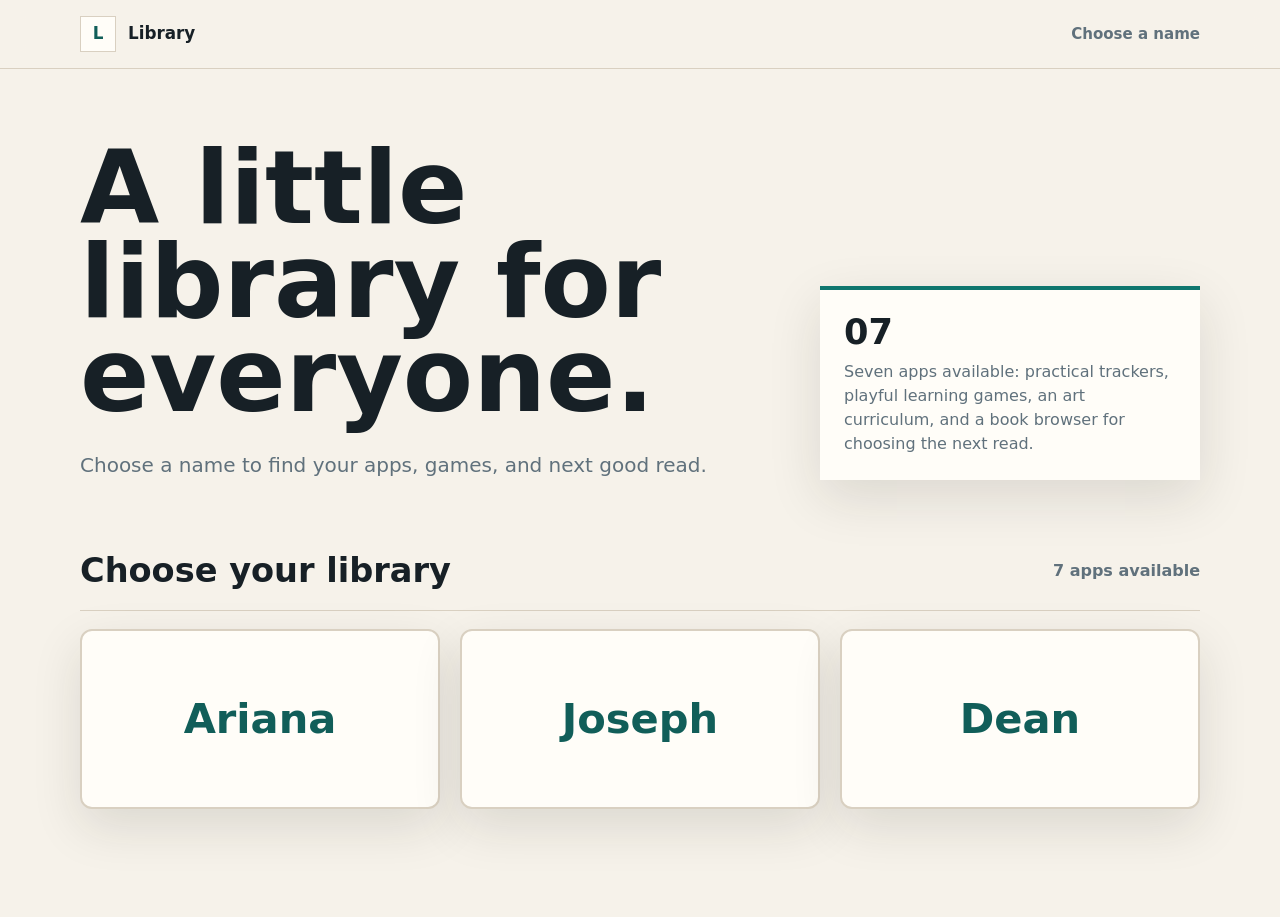
<file: index.html>
<!DOCTYPE html>
<html lang="en">
<head>
  <meta charset="UTF-8" />
  <meta name="viewport" content="width=device-width, initial-scale=1.0" />
  <title>Library | Webapp Repository</title>
  <meta name="description" content="A growing library of small webapps and useful browser tools." />
  <style>
    :root {
      --ink: #172026;
      --muted: #60717c;
      --bg: #f6f2ea;
      --paper: #fffdf8;
      --line: #d9d0c1;
      --accent: #0f766e;
      --accent-dark: #115e59;
      --gold: #c38b2f;
      --shadow: 0 18px 50px rgba(35, 31, 24, 0.12);
    }

    * {
      box-sizing: border-box;
    }

    body {
      margin: 0;
      font-family: Inter, ui-sans-serif, system-ui, -apple-system, BlinkMacSystemFont, "Segoe UI", sans-serif;
      color: var(--ink);
      background: var(--bg);
      line-height: 1.5;
    }

    a {
      color: inherit;
      text-decoration: none;
    }

    .shell {
      width: min(1120px, calc(100% - 32px));
      margin: 0 auto;
    }

    header {
      border-bottom: 1px solid var(--line);
      background: rgba(246, 242, 234, 0.88);
      backdrop-filter: blur(12px);
      position: sticky;
      top: 0;
      z-index: 5;
    }

    nav {
      min-height: 68px;
      display: flex;
      align-items: center;
      justify-content: space-between;
      gap: 20px;
    }

    .brand {
      display: flex;
      align-items: center;
      gap: 12px;
      font-weight: 800;
      font-size: 1.05rem;
    }

    .mark {
      width: 36px;
      height: 36px;
      display: grid;
      place-items: center;
      border: 1px solid var(--line);
      background: var(--paper);
      color: var(--accent-dark);
      font-weight: 900;
    }

    .nav-link {
      color: var(--muted);
      font-weight: 700;
      font-size: 0.94rem;
    }

    main {
      min-height: calc(100vh - 69px);
    }

    .hero {
      padding: 72px 0 34px;
      display: grid;
      grid-template-columns: minmax(0, 1fr) 380px;
      gap: 52px;
      align-items: end;
    }

    h1 {
      margin: 0;
      max-width: 820px;
      font-size: clamp(3rem, 8vw, 6.8rem);
      line-height: 0.92;
      letter-spacing: 0;
    }

    .lead {
      margin: 26px 0 0;
      max-width: 660px;
      color: var(--muted);
      font-size: clamp(1.05rem, 2vw, 1.25rem);
    }

    .summary {
      border-top: 4px solid var(--accent);
      background: var(--paper);
      box-shadow: var(--shadow);
      padding: 24px;
    }

    .summary p {
      margin: 0;
      color: var(--muted);
    }

    .summary strong {
      display: block;
      color: var(--ink);
      font-size: 2.2rem;
      line-height: 1;
      margin-bottom: 10px;
    }

    .apps {
      padding: 32px 0 76px;
    }

    .section-title {
      display: flex;
      align-items: center;
      justify-content: space-between;
      gap: 18px;
      margin-bottom: 18px;
      border-bottom: 1px solid var(--line);
      padding-bottom: 14px;
    }

    h2 {
      margin: 0;
      font-size: clamp(1.5rem, 3vw, 2.1rem);
    }

    .count {
      color: var(--muted);
      font-weight: 700;
    }

    .app-grid {
      display: grid;
      grid-template-columns: repeat(3, minmax(0, 1fr));
      gap: 24px;
    }

    .app-card {
      display: flex;
      flex-direction: column;
      min-width: 0;
      background: var(--paper);
      border: 1px solid var(--line);
      border-radius: 14px;
      overflow: hidden;
      box-shadow: 0 10px 30px rgba(35, 31, 24, 0.08);
    }

    .app-icon { position: relative; }
    .app-icon img {
      display: block;
      width: 100%;
      height: auto;
      aspect-ratio: 8 / 5;
      object-fit: cover;
    }
    .app-number {
      position: absolute;
      top: 12px;
      left: 12px;
      padding: 3px 9px;
      border: 1px solid rgba(23, 32, 38, 0.12);
      border-radius: 20px;
      background: rgba(255, 253, 248, 0.9);
      color: var(--muted);
      font-size: 0.75rem;
      font-weight: 800;
    }
    .app-card > div:not(.app-icon) { padding: 22px 22px 24px; }
    .app-card > .button { margin: auto 22px 22px; }

    .app-card h3 {
      margin: 0 0 8px;
      font-size: 1.45rem;
    }

    .app-card p {
      margin: 0;
      color: var(--muted);
      max-width: 640px;
    }

    .button {
      display: inline-flex;
      align-items: center;
      justify-content: center;
      min-height: 46px;
      padding: 0 18px;
      background: var(--accent);
      color: #fff;
      font-weight: 800;
      border: 1px solid var(--accent-dark);
      white-space: nowrap;
    }

    .button:hover {
      background: var(--accent-dark);
    }

    @media (max-width: 820px) {
      .hero {
        grid-template-columns: 1fr;
      }

      .hero {
        padding-top: 48px;
        gap: 28px;
      }

      .summary {
        max-width: 420px;
      }

      .app-grid { grid-template-columns: repeat(2, minmax(0, 1fr)); }

    }

    [hidden] { display: none !important; }

    .people {
      display: grid;
      grid-template-columns: repeat(3, minmax(0, 1fr));
      gap: 20px;
      margin-bottom: 32px;
    }

    .person-button {
      min-height: 180px;
      padding: 32px 20px;
      border: 2px solid var(--line);
      border-radius: 12px;
      background: var(--paper);
      color: var(--accent-dark);
      box-shadow: var(--shadow);
      font: inherit;
      font-size: clamp(1.8rem, 4vw, 2.6rem);
      font-weight: 800;
      cursor: pointer;
    }

    .person-button:hover { border-color: var(--accent); }
    .person-button[aria-expanded="true"] {
      background: var(--accent-dark);
      border-color: var(--accent-dark);
      color: #fff;
    }
    :is(button, a):focus-visible {
      outline: 3px solid var(--gold);
      outline-offset: 5px;
    }
    .person-panel { scroll-margin-top: 90px; }
    .empty-state {
      padding: 36px;
      border: 1px dashed var(--line);
      border-radius: 12px;
      background: var(--paper);
      color: var(--muted);
    }

    @media (max-width: 600px) {
      .app-grid { grid-template-columns: 1fr; }
      .people { grid-template-columns: 1fr; gap: 14px; }
      .person-button { min-height: 108px; padding: 20px; }
    }
  </style>
</head>
<body>
  <header>
    <nav class="shell" aria-label="Main navigation">
      <a class="brand" href="index.html">
        <span class="mark">L</span>
        <span>Library</span>
      </a>
      <a class="nav-link" href="#apps">Choose a name</a>
    </nav>
  </header>

  <main>
    <section class="hero shell">
      <div>
        <h1>A little library for everyone.</h1>
        <p class="lead">Choose a name to find your apps, games, and next good read.</p>
      </div>
      <aside class="summary" aria-label="Repository summary">
        <strong data-app-total>07</strong>
        <p>Seven apps available: practical trackers, playful learning games, an art curriculum, and a book browser for choosing the next read.</p>
      </aside>
    </section>

    <section class="apps shell" id="apps" aria-labelledby="apps-title">
      <div class="section-title">
        <h2 id="apps-title">Choose your library</h2>
        <span class="count" data-app-count>7 apps available</span>
      </div>
      <div class="people" aria-label="Choose a person">
        <button class="person-button" type="button" id="ariana-button" aria-controls="ariana" aria-expanded="true">Ariana</button>
        <button class="person-button" type="button" id="joseph-button" aria-controls="joseph" aria-expanded="true">Joseph</button>
        <button class="person-button" type="button" id="dean-button" aria-controls="dean" aria-expanded="true">Dean</button>
      </div>

      <!-- APP_LIST_START -->
      <section class="person-panel" id="ariana" aria-labelledby="ariana-title">
        <div class="section-title">
          <h2 id="ariana-title">Ariana</h2>
          <span class="count">2 apps</span>
        </div>
        <div class="app-grid">
        <article class="app-card">
          <div class="app-icon" aria-hidden="true"><img src="apps/assets/library-thumbnails/writing-fighting-watchlist.svg" alt="" width="480" height="300" /><span class="app-number">01</span></div>
          <div>
            <h3>Writing Fighting Watchlist</h3>
            <p>Browse the Writing Fighting videos by the number in each title, mark videos watched, filter the list, and move anything back to Need to Watch.</p>
          </div>
          <a class="button" href="apps/writing-fighting-watchlist.html">Open app</a>
        </article>
        <article class="app-card">
          <div class="app-icon" aria-hidden="true"><img src="apps/assets/library-thumbnails/book-list.svg" alt="" width="480" height="300" /><span class="app-number">03</span></div>
          <div>
            <h3>Book Tracker and List</h3>
            <p>Track books, ratings, notes, and reading priorities; browse genres, plots, and series reading orders.</p>
          </div>
          <a class="button" href="apps/book-list.html">Open app</a>
        </article>
        </div>
      </section>
      <section class="person-panel" id="joseph" aria-labelledby="joseph-title">
        <div class="section-title">
          <h2 id="joseph-title">Joseph</h2>
          <span class="count">5 apps</span>
        </div>
        <div class="app-grid">
        <article class="app-card">
          <div class="app-icon" aria-hidden="true"><img src="apps/assets/library-thumbnails/pattern-detectives.svg" alt="" width="480" height="300" /><span class="app-number">04</span></div>
          <div>
            <h3>Groupings Game</h3>
            <p>Explore picture puzzles about similarities, spot the odd one out, guess sorting rules, and find where new objects belong.</p>
          </div>
          <a class="button" href="apps/pattern-detectives.html">Open app</a>
        </article>
        <article class="app-card">
          <div class="app-icon" aria-hidden="true"><img src="apps/assets/library-thumbnails/shape-garden.svg" alt="" width="480" height="300" /><span class="app-number">05</span></div>
          <div>
            <h3>Shape Garden</h3>
            <p>Learn eight shapes, count their sides, find and color hidden shapes in 20 scenes, finish shape and color patterns, and make your own.</p>
          </div>
          <a class="button" href="apps/shape-garden.html">Open app</a>
        </article>
        <article class="app-card">
          <div class="app-icon" aria-hidden="true"><img src="apps/assets/library-thumbnails/tree-detective.svg" alt="" width="480" height="300" /><span class="app-number">06</span></div>
          <div>
            <h3>Tree Identification</h3>
            <p>Identify seven trees from photos of their shape, leaves or needles, and seeds, with hints and a field guide.</p>
          </div>
          <a class="button" href="apps/tree-detective.html">Open app</a>
        </article>
        <article class="app-card">
          <div class="app-icon" aria-hidden="true"><img src="apps/assets/library-thumbnails/money-game.svg" alt="" width="480" height="300" /><span class="app-number">07</span></div>
          <div>
            <h3>Money Game</h3>
            <p>Meet pennies, nickels, dimes, and quarters, find the right coin, and sort a pile into containers while hearing each coin's name.</p>
          </div>
          <a class="button" href="apps/money-game.html">Open app</a>
        </article>
        <article class="app-card">
          <div class="app-icon" aria-hidden="true"><img src="apps/assets/library-thumbnails/art-studio.svg" alt="" width="480" height="300" /><span class="app-number">08</span></div>
          <div>
            <h3>Joseph’s Art Studio</h3>
            <p>Explore art through short lessons, visual games, famous artists, and 26 projects using everyday supplies.</p>
          </div>
          <a class="button" href="apps/art-studio.html">Open app</a>
        </article>
        </div>
      </section>
      <section class="person-panel" id="dean" aria-labelledby="dean-title">
        <div class="section-title">
          <h2 id="dean-title">Dean</h2>
          <span class="count">0 apps</span>
        </div>
        <p class="empty-state">No apps here yet.</p>
      </section>
      <!-- APP_LIST_END -->
    </section>
  </main>
  <script>
    const people = ['ariana', 'joseph', 'dean'];
    function showLibrary(person) {
      people.forEach(name => {
        const selected = name === person;
        document.getElementById(name).hidden = !selected;
        document.getElementById(name + '-button').setAttribute('aria-expanded', String(selected));
      });
    }
    people.forEach(name => {
      document.getElementById(name + '-button').addEventListener('click', () => {
        showLibrary(name);
        history.pushState(null, '', '#' + name);
      });
    });
    function showFromHash() {
      const person = location.hash.slice(1);
      showLibrary(people.includes(person) ? person : null);
    }
    window.addEventListener('hashchange', showFromHash);
    showFromHash();
  </script>
</body>
</html>
</file>
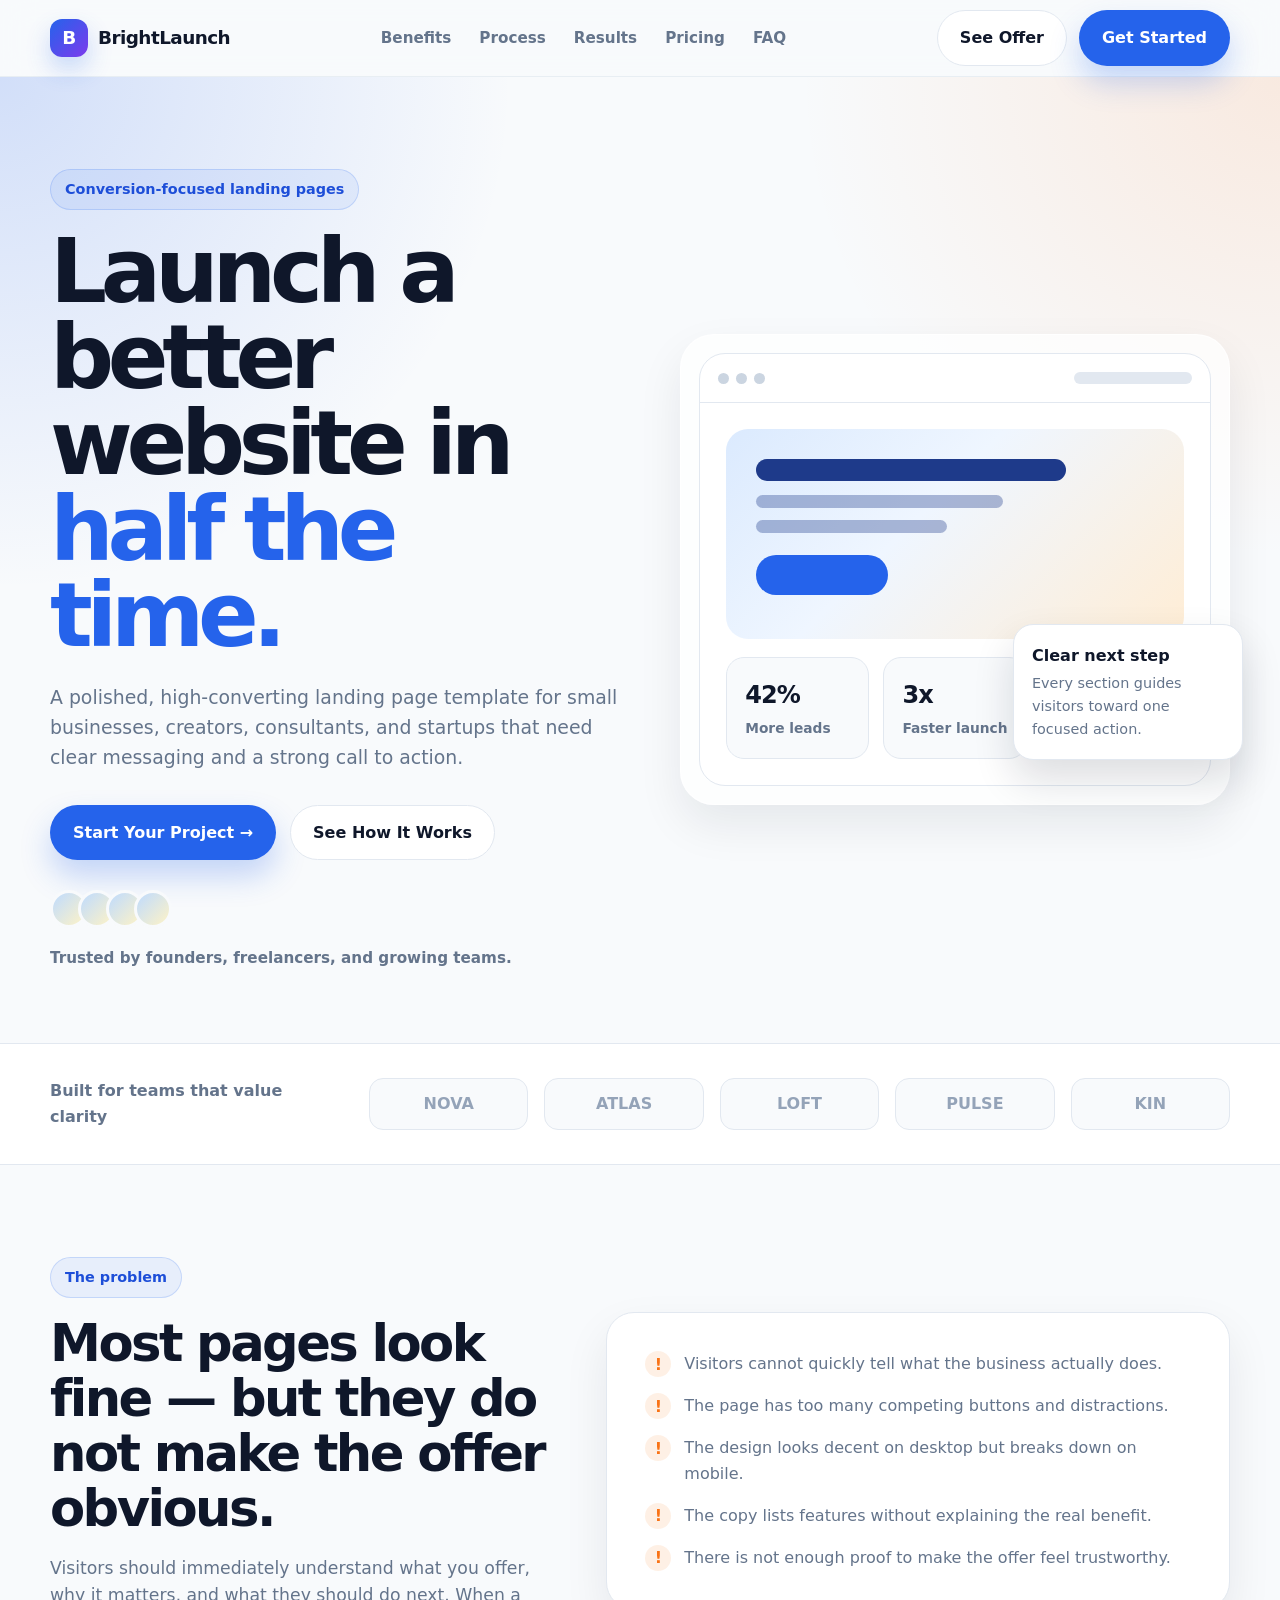
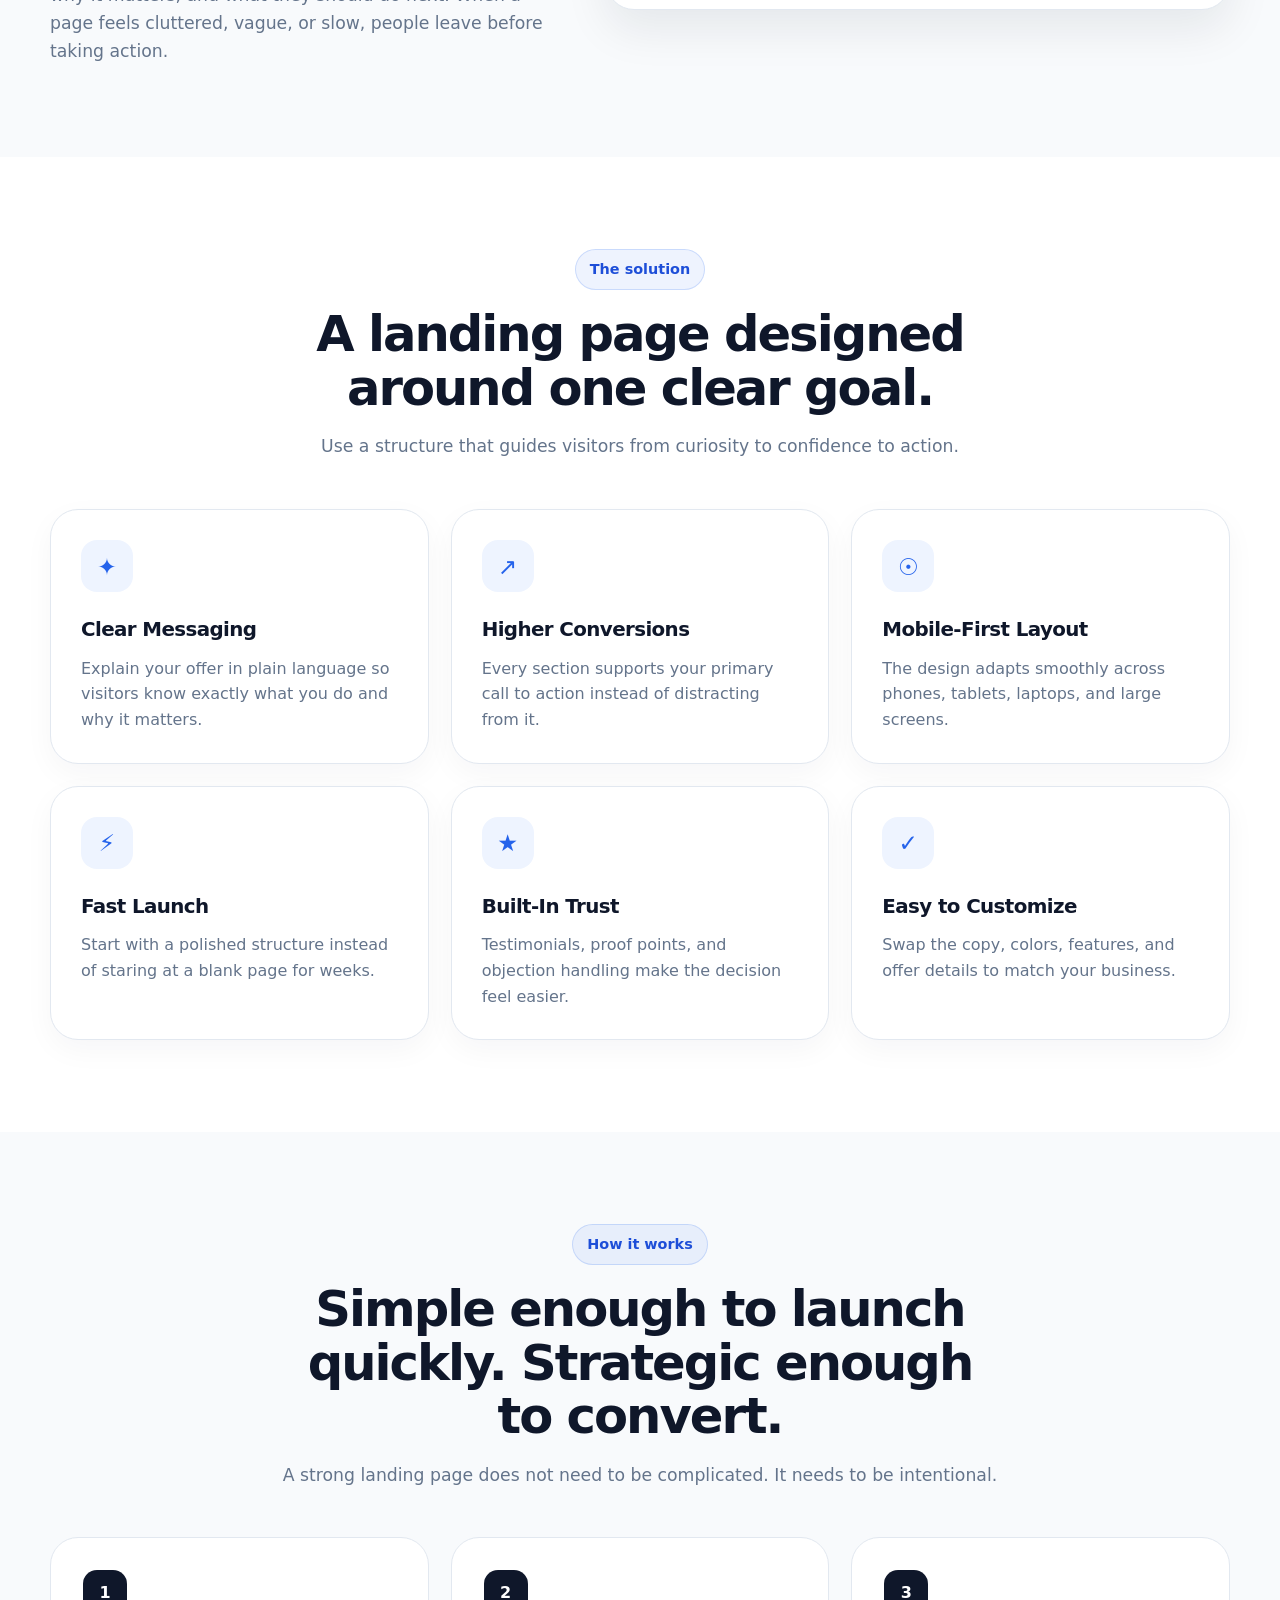
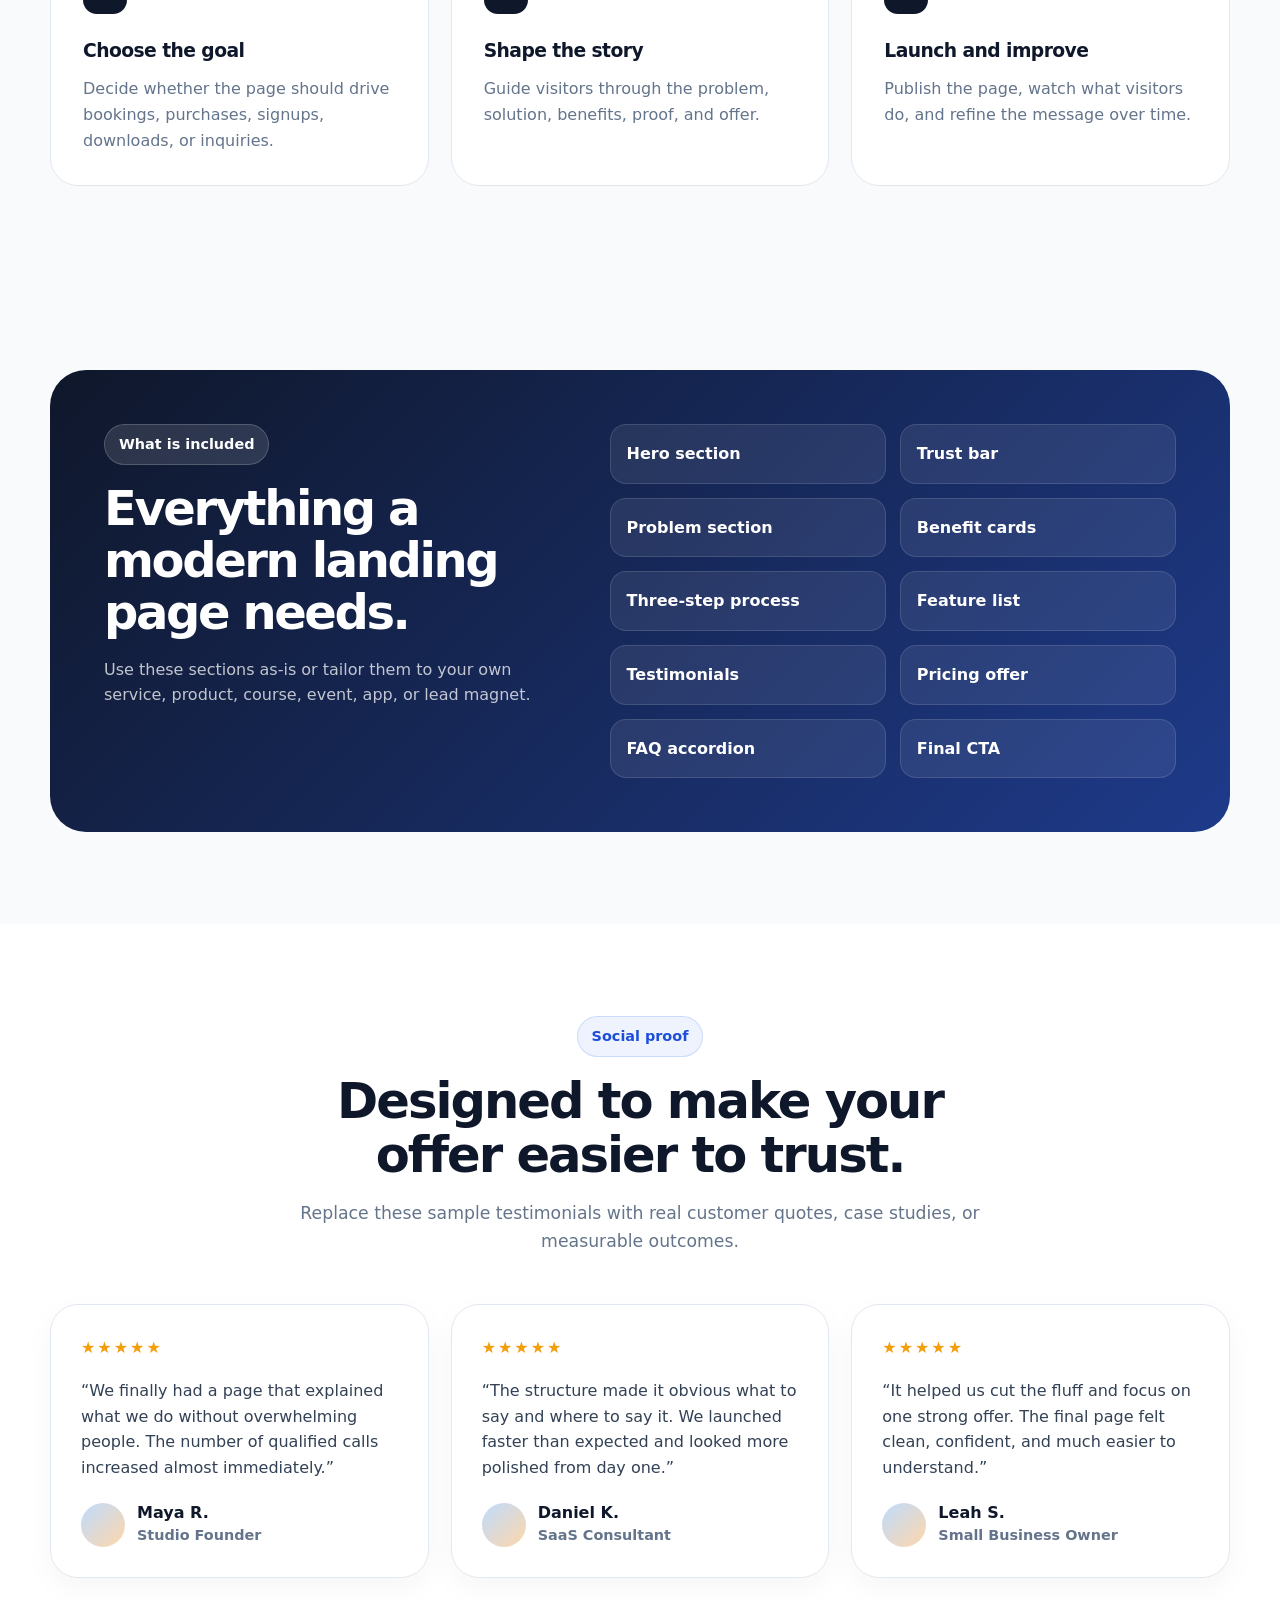
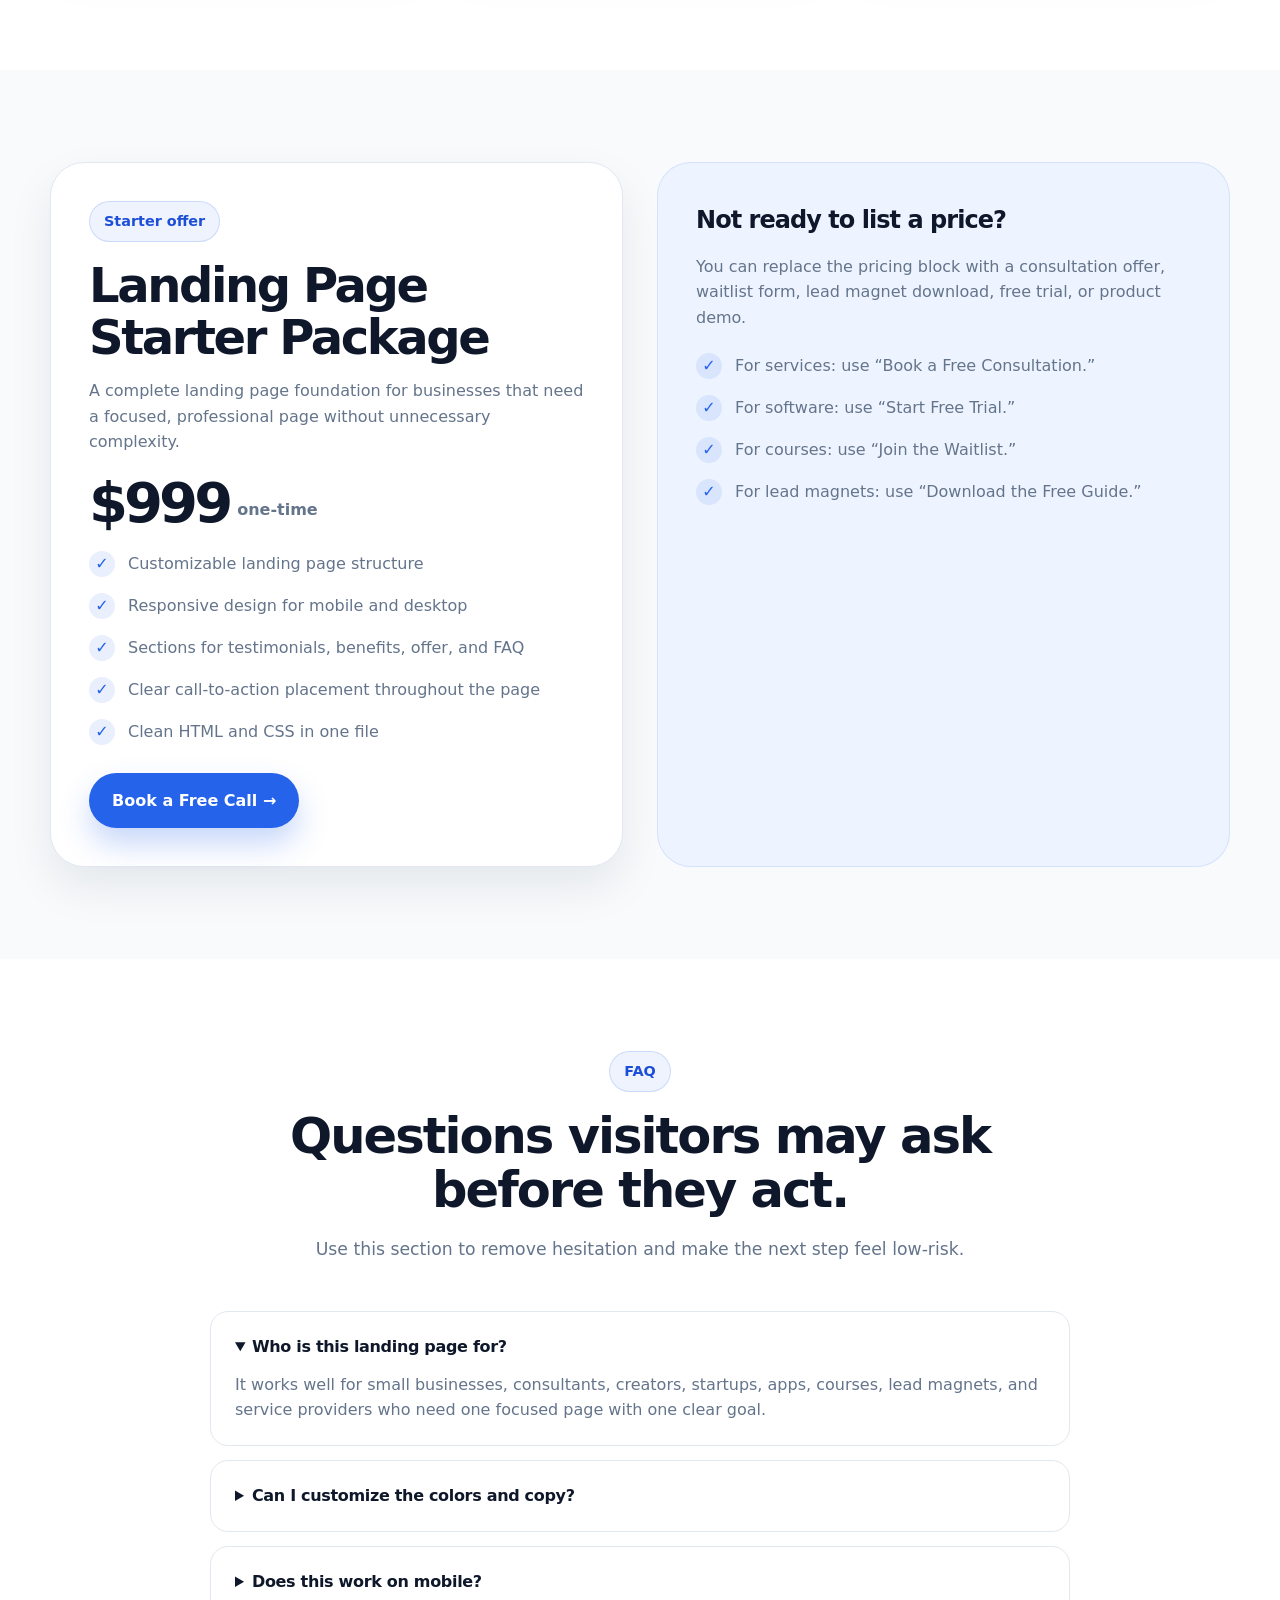
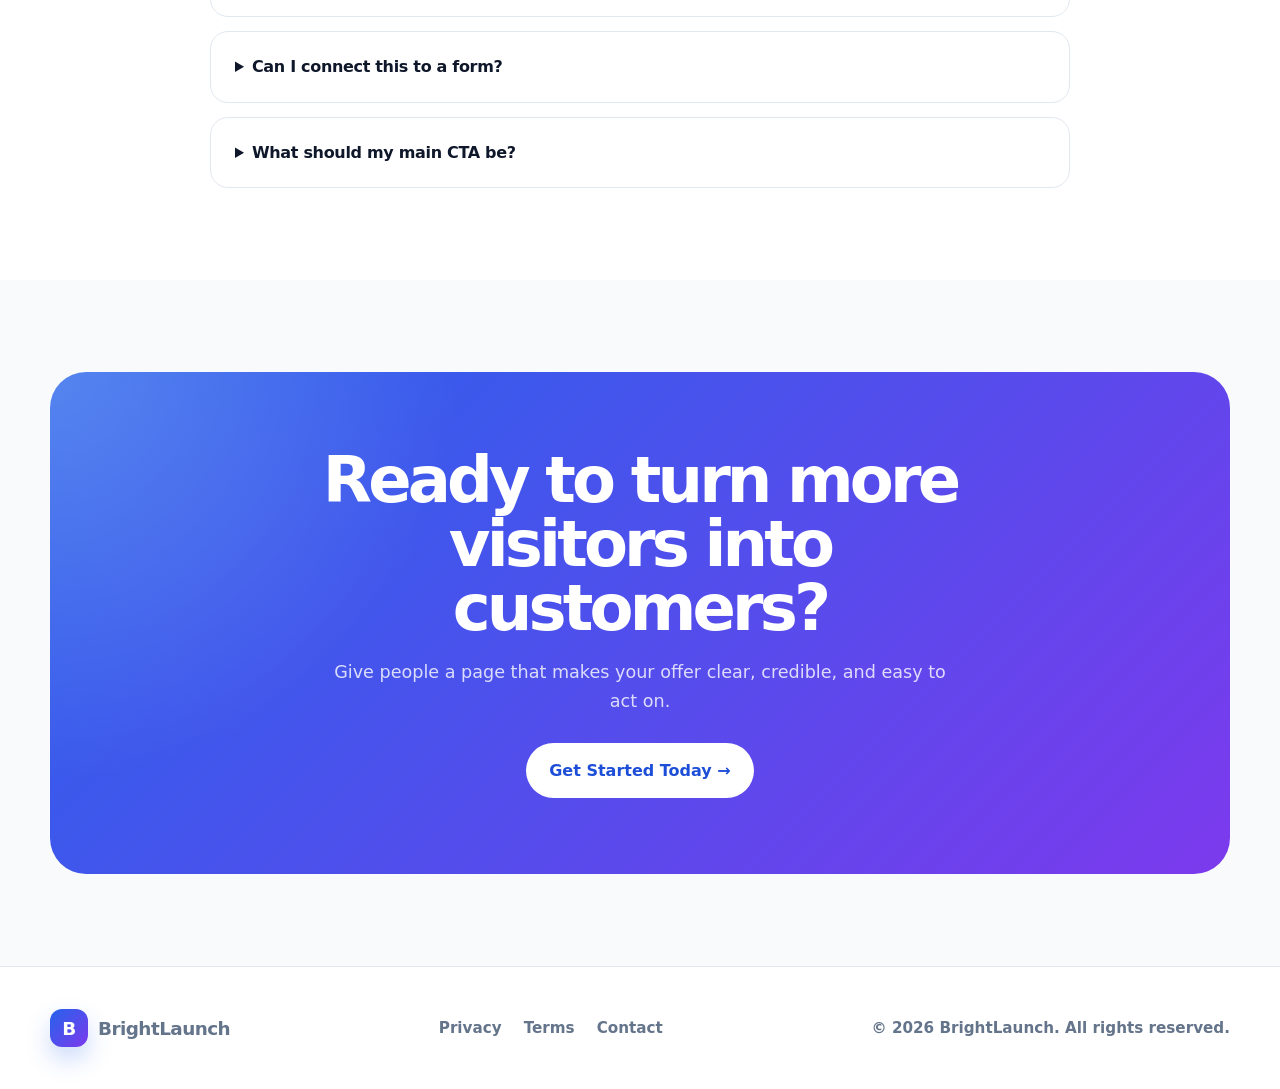
<file: Index.html>
<!DOCTYPE html>
<html lang="en">
<head>
  <meta charset="UTF-8" />
  <meta name="viewport" content="width=device-width, initial-scale=1.0" />
  <title>Launch a Better Website | Landing Page</title>
  <meta name="description" content="A clean, conversion-focused landing page template for products, services, startups, and small businesses." />

  <style>
    :root {
      --bg: #f8fafc;
      --surface: #ffffff;
      --surface-soft: #eef4ff;
      --text: #0f172a;
      --muted: #64748b;
      --primary: #2563eb;
      --primary-dark: #1d4ed8;
      --accent: #f97316;
      --border: #e2e8f0;
      --shadow: 0 20px 45px rgba(15, 23, 42, 0.08);
      --radius-lg: 28px;
      --radius-md: 18px;
      --radius-sm: 12px;
      --max-width: 1180px;
    }

    * {
      box-sizing: border-box;
      margin: 0;
      padding: 0;
    }

    html {
      scroll-behavior: smooth;
    }

    body {
      font-family: Inter, ui-sans-serif, system-ui, -apple-system, BlinkMacSystemFont, "Segoe UI", sans-serif;
      background: var(--bg);
      color: var(--text);
      line-height: 1.6;
    }

    img {
      max-width: 100%;
      display: block;
    }

    a {
      color: inherit;
      text-decoration: none;
    }

    .container {
      width: min(100% - 40px, var(--max-width));
      margin: 0 auto;
    }

    .section {
      padding: 92px 0;
    }

    .eyebrow {
      display: inline-flex;
      align-items: center;
      gap: 8px;
      margin-bottom: 18px;
      padding: 8px 14px;
      border: 1px solid rgba(37, 99, 235, 0.18);
      border-radius: 999px;
      background: rgba(37, 99, 235, 0.08);
      color: var(--primary-dark);
      font-size: 0.9rem;
      font-weight: 700;
    }

    .section-header {
      max-width: 720px;
      margin: 0 auto 48px;
      text-align: center;
    }

    .section-header h2 {
      font-size: clamp(2rem, 4vw, 3.1rem);
      line-height: 1.08;
      letter-spacing: -0.04em;
      margin-bottom: 18px;
    }

    .section-header p {
      color: var(--muted);
      font-size: 1.08rem;
    }

    .btn {
      display: inline-flex;
      align-items: center;
      justify-content: center;
      gap: 10px;
      padding: 14px 22px;
      border-radius: 999px;
      border: 1px solid transparent;
      font-weight: 800;
      transition: transform 0.2s ease, box-shadow 0.2s ease, background 0.2s ease;
      cursor: pointer;
    }

    .btn:hover {
      transform: translateY(-2px);
    }

    .btn-primary {
      background: var(--primary);
      color: #fff;
      box-shadow: 0 16px 30px rgba(37, 99, 235, 0.25);
    }

    .btn-primary:hover {
      background: var(--primary-dark);
    }

    .btn-secondary {
      background: #fff;
      color: var(--text);
      border-color: var(--border);
    }

    .btn-secondary:hover {
      box-shadow: 0 10px 25px rgba(15, 23, 42, 0.08);
    }

    /* Header */
    .site-header {
      position: sticky;
      top: 0;
      z-index: 50;
      backdrop-filter: blur(16px);
      background: rgba(248, 250, 252, 0.82);
      border-bottom: 1px solid rgba(226, 232, 240, 0.7);
    }

    .nav {
      min-height: 76px;
      display: flex;
      align-items: center;
      justify-content: space-between;
      gap: 24px;
    }

    .logo {
      display: flex;
      align-items: center;
      gap: 10px;
      font-size: 1.15rem;
      font-weight: 900;
      letter-spacing: -0.03em;
    }

    .logo-mark {
      width: 38px;
      height: 38px;
      border-radius: 12px;
      display: grid;
      place-items: center;
      background: linear-gradient(135deg, var(--primary), #7c3aed);
      color: #fff;
      box-shadow: 0 12px 24px rgba(37, 99, 235, 0.24);
    }

    .nav-links {
      display: flex;
      align-items: center;
      gap: 28px;
      color: var(--muted);
      font-size: 0.95rem;
      font-weight: 700;
    }

    .nav-links a:hover {
      color: var(--text);
    }

    .nav-cta {
      display: flex;
      align-items: center;
      gap: 12px;
    }

    /* Hero */
    .hero {
      position: relative;
      overflow: hidden;
      padding: 92px 0 72px;
      background:
        radial-gradient(circle at top left, rgba(37, 99, 235, 0.18), transparent 32%),
        radial-gradient(circle at top right, rgba(249, 115, 22, 0.12), transparent 30%);
    }

    .hero-grid {
      display: grid;
      grid-template-columns: 1.02fr 0.98fr;
      align-items: center;
      gap: 58px;
    }

    .hero h1 {
      font-size: clamp(2.8rem, 7vw, 5.8rem);
      line-height: 0.96;
      letter-spacing: -0.07em;
      margin-bottom: 24px;
    }

    .hero h1 span {
      color: var(--primary);
    }

    .hero-copy {
      max-width: 620px;
      color: var(--muted);
      font-size: 1.18rem;
      margin-bottom: 32px;
    }

    .hero-actions {
      display: flex;
      flex-wrap: wrap;
      gap: 14px;
      margin-bottom: 30px;
    }

    .hero-proof {
      display: flex;
      flex-wrap: wrap;
      align-items: center;
      gap: 18px;
      color: var(--muted);
      font-size: 0.95rem;
      font-weight: 700;
    }

    .avatar-stack {
      display: flex;
    }

    .avatar {
      width: 38px;
      height: 38px;
      border-radius: 50%;
      border: 3px solid var(--bg);
      margin-left: -10px;
      background: linear-gradient(135deg, #bfdbfe, #fef3c7);
    }

    .avatar:first-child {
      margin-left: 0;
    }

    .hero-card {
      position: relative;
      padding: 18px;
      border-radius: 34px;
      background: rgba(255, 255, 255, 0.72);
      border: 1px solid rgba(255, 255, 255, 0.75);
      box-shadow: var(--shadow);
    }

    .dashboard {
      overflow: hidden;
      border-radius: 26px;
      background: #fff;
      border: 1px solid var(--border);
    }

    .dashboard-top {
      display: flex;
      align-items: center;
      justify-content: space-between;
      padding: 18px;
      border-bottom: 1px solid var(--border);
    }

    .dots {
      display: flex;
      gap: 7px;
    }

    .dot {
      width: 11px;
      height: 11px;
      border-radius: 50%;
      background: #cbd5e1;
    }

    .dashboard-pill {
      width: 118px;
      height: 12px;
      border-radius: 999px;
      background: #e2e8f0;
    }

    .dashboard-body {
      padding: 26px;
    }

    .mock-hero {
      min-height: 210px;
      border-radius: 22px;
      padding: 30px;
      background: linear-gradient(135deg, #dbeafe, #eff6ff 42%, #ffedd5);
    }

    .mock-line-lg {
      width: 78%;
      height: 22px;
      border-radius: 999px;
      background: #1e3a8a;
      margin-bottom: 14px;
    }

    .mock-line {
      width: 62%;
      height: 13px;
      border-radius: 999px;
      background: rgba(30, 58, 138, 0.35);
      margin-bottom: 12px;
    }

    .mock-button {
      width: 132px;
      height: 40px;
      border-radius: 999px;
      background: var(--primary);
      margin-top: 22px;
    }

    .stat-row {
      display: grid;
      grid-template-columns: repeat(3, 1fr);
      gap: 14px;
      margin-top: 18px;
    }

    .stat-card {
      padding: 18px;
      border-radius: 18px;
      background: #f8fafc;
      border: 1px solid var(--border);
    }

    .stat-card strong {
      display: block;
      font-size: 1.5rem;
      letter-spacing: -0.04em;
    }

    .stat-card span {
      color: var(--muted);
      font-size: 0.86rem;
      font-weight: 700;
    }

    .floating-card {
      position: absolute;
      right: -14px;
      bottom: 44px;
      max-width: 230px;
      padding: 18px;
      border-radius: 20px;
      background: #fff;
      box-shadow: 0 20px 40px rgba(15, 23, 42, 0.14);
      border: 1px solid var(--border);
    }

    .floating-card strong {
      display: block;
      margin-bottom: 4px;
    }

    .floating-card p {
      color: var(--muted);
      font-size: 0.9rem;
    }

    /* Trust */
    .trust {
      padding: 34px 0;
      background: #fff;
      border-top: 1px solid var(--border);
      border-bottom: 1px solid var(--border);
    }

    .trust-grid {
      display: grid;
      grid-template-columns: 1fr 3fr;
      align-items: center;
      gap: 32px;
    }

    .trust p {
      color: var(--muted);
      font-weight: 800;
    }

    .logos {
      display: grid;
      grid-template-columns: repeat(5, 1fr);
      gap: 16px;
    }

    .logo-box {
      display: grid;
      place-items: center;
      min-height: 52px;
      border-radius: 14px;
      background: #f8fafc;
      border: 1px solid var(--border);
      color: #94a3b8;
      font-weight: 900;
    }

    /* Cards */
    .card-grid {
      display: grid;
      grid-template-columns: repeat(3, 1fr);
      gap: 22px;
    }

    .card {
      padding: 30px;
      border-radius: var(--radius-lg);
      background: var(--surface);
      border: 1px solid var(--border);
      box-shadow: 0 10px 30px rgba(15, 23, 42, 0.04);
    }

    .icon {
      width: 52px;
      height: 52px;
      display: grid;
      place-items: center;
      margin-bottom: 22px;
      border-radius: 16px;
      background: var(--surface-soft);
      color: var(--primary);
      font-size: 1.45rem;
    }

    .card h3 {
      font-size: 1.24rem;
      margin-bottom: 10px;
      letter-spacing: -0.03em;
    }

    .card p {
      color: var(--muted);
    }

    /* Problem/Solution split */
    .split {
      display: grid;
      grid-template-columns: 0.9fr 1.1fr;
      gap: 46px;
      align-items: center;
    }

    .split-panel {
      padding: 38px;
      border-radius: var(--radius-lg);
      background: #fff;
      border: 1px solid var(--border);
      box-shadow: var(--shadow);
    }

    .check-list {
      display: grid;
      gap: 16px;
      list-style: none;
    }

    .check-list li {
      display: flex;
      gap: 13px;
      color: var(--muted);
    }

    .check-list li::before {
      content: "✓";
      flex: 0 0 26px;
      height: 26px;
      display: grid;
      place-items: center;
      border-radius: 50%;
      background: rgba(37, 99, 235, 0.1);
      color: var(--primary);
      font-weight: 900;
    }

    .problem-list li::before {
      content: "!";
      background: rgba(249, 115, 22, 0.11);
      color: var(--accent);
    }

    /* Steps */
    .steps {
      counter-reset: step;
      display: grid;
      grid-template-columns: repeat(3, 1fr);
      gap: 22px;
    }

    .step {
      position: relative;
      padding: 32px;
      border-radius: var(--radius-lg);
      background: #fff;
      border: 1px solid var(--border);
    }

    .step::before {
      counter-increment: step;
      content: counter(step);
      width: 44px;
      height: 44px;
      display: grid;
      place-items: center;
      margin-bottom: 22px;
      border-radius: 14px;
      background: var(--text);
      color: #fff;
      font-weight: 900;
    }

    .step h3 {
      margin-bottom: 10px;
      letter-spacing: -0.03em;
    }

    .step p {
      color: var(--muted);
    }

    /* Feature band */
    .feature-band {
      border-radius: 36px;
      padding: 54px;
      background: linear-gradient(135deg, #0f172a, #1e3a8a);
      color: #fff;
      overflow: hidden;
    }

    .feature-band-grid {
      display: grid;
      grid-template-columns: 0.9fr 1.1fr;
      gap: 42px;
      align-items: start;
    }

    .feature-band h2 {
      font-size: clamp(2rem, 4vw, 3rem);
      line-height: 1.08;
      letter-spacing: -0.05em;
      margin-bottom: 18px;
    }

    .feature-band p {
      color: rgba(255, 255, 255, 0.74);
    }

    .feature-list {
      display: grid;
      grid-template-columns: repeat(2, 1fr);
      gap: 14px;
      list-style: none;
    }

    .feature-list li {
      padding: 16px;
      border-radius: 16px;
      background: rgba(255, 255, 255, 0.08);
      border: 1px solid rgba(255, 255, 255, 0.12);
      font-weight: 800;
    }

    /* Testimonials */
    .testimonials {
      display: grid;
      grid-template-columns: repeat(3, 1fr);
      gap: 22px;
    }

    .quote-card {
      padding: 30px;
      border-radius: var(--radius-lg);
      background: #fff;
      border: 1px solid var(--border);
      box-shadow: 0 10px 30px rgba(15, 23, 42, 0.04);
    }

    .stars {
      color: #f59e0b;
      letter-spacing: 2px;
      margin-bottom: 18px;
    }

    .quote-card blockquote {
      color: #334155;
      margin-bottom: 22px;
    }

    .person {
      display: flex;
      align-items: center;
      gap: 12px;
    }

    .person-img {
      width: 44px;
      height: 44px;
      border-radius: 50%;
      background: linear-gradient(135deg, #bfdbfe, #fed7aa);
    }

    .person strong {
      display: block;
      line-height: 1.2;
    }

    .person span {
      color: var(--muted);
      font-size: 0.9rem;
      font-weight: 700;
    }

    /* Offer */
    .offer {
      display: grid;
      grid-template-columns: 1fr 1fr;
      gap: 34px;
      align-items: stretch;
    }

    .pricing-card {
      padding: 38px;
      border-radius: 34px;
      background: #fff;
      border: 1px solid var(--border);
      box-shadow: var(--shadow);
    }

    .price {
      display: flex;
      align-items: flex-end;
      gap: 8px;
      margin: 20px 0;
    }

    .price strong {
      font-size: 3.5rem;
      line-height: 1;
      letter-spacing: -0.07em;
    }

    .price span {
      color: var(--muted);
      font-weight: 800;
      padding-bottom: 8px;
    }

    .offer-note {
      height: 100%;
      padding: 38px;
      border-radius: 34px;
      background: var(--surface-soft);
      border: 1px solid rgba(37, 99, 235, 0.12);
    }

    .offer-note h3 {
      font-size: 1.5rem;
      margin-bottom: 14px;
      letter-spacing: -0.04em;
    }

    .offer-note p {
      color: var(--muted);
      margin-bottom: 22px;
    }

    /* FAQ */
    .faq {
      max-width: 860px;
      margin: 0 auto;
      display: grid;
      gap: 14px;
    }

    details {
      padding: 22px 24px;
      border-radius: 18px;
      background: #fff;
      border: 1px solid var(--border);
    }

    summary {
      cursor: pointer;
      font-weight: 900;
      letter-spacing: -0.02em;
    }

    details p {
      margin-top: 12px;
      color: var(--muted);
    }

    /* Final CTA */
    .final-cta {
      text-align: center;
      padding: 76px 32px;
      border-radius: 36px;
      background:
        radial-gradient(circle at top left, rgba(255, 255, 255, 0.22), transparent 32%),
        linear-gradient(135deg, var(--primary), #7c3aed);
      color: #fff;
    }

    .final-cta h2 {
      max-width: 760px;
      margin: 0 auto 18px;
      font-size: clamp(2.2rem, 5vw, 4rem);
      line-height: 1;
      letter-spacing: -0.06em;
    }

    .final-cta p {
      max-width: 620px;
      margin: 0 auto 28px;
      color: rgba(255, 255, 255, 0.8);
      font-size: 1.1rem;
    }

    .final-cta .btn-primary {
      background: #fff;
      color: var(--primary-dark);
      box-shadow: none;
    }

    /* Footer */
    .footer {
      padding: 42px 0;
      border-top: 1px solid var(--border);
      background: #fff;
    }

    .footer-grid {
      display: flex;
      align-items: center;
      justify-content: space-between;
      gap: 24px;
      color: var(--muted);
      font-size: 0.95rem;
      font-weight: 700;
    }

    .footer-links {
      display: flex;
      gap: 22px;
    }

    /* Responsive */
    @media (max-width: 980px) {
      .nav-links {
        display: none;
      }

      .hero-grid,
      .split,
      .feature-band-grid,
      .offer,
      .trust-grid {
        grid-template-columns: 1fr;
      }

      .hero {
        padding-top: 68px;
      }

      .floating-card {
        position: static;
        max-width: none;
        margin-top: 16px;
      }

      .logos,
      .card-grid,
      .steps,
      .testimonials {
        grid-template-columns: repeat(2, 1fr);
      }
    }

    @media (max-width: 680px) {
      .container {
        width: min(100% - 28px, var(--max-width));
      }

      .section {
        padding: 68px 0;
      }

      .nav-cta .btn-secondary {
        display: none;
      }

      .hero-actions,
      .hero-proof {
        align-items: stretch;
        flex-direction: column;
      }

      .btn {
        width: 100%;
      }

      .logos,
      .card-grid,
      .steps,
      .testimonials,
      .feature-list,
      .stat-row {
        grid-template-columns: 1fr;
      }

      .feature-band,
      .pricing-card,
      .offer-note,
      .split-panel {
        padding: 28px;
      }

      .footer-grid {
        flex-direction: column;
        align-items: flex-start;
      }

      .footer-links {
        flex-wrap: wrap;
      }
    }
  </style>
</head>
<body>
  <header class="site-header">
    <div class="container nav">
      <a href="#" class="logo" aria-label="BrightLaunch home">
        <span class="logo-mark">B</span>
        <span>BrightLaunch</span>
      </a>

      <nav class="nav-links" aria-label="Primary navigation">
        <a href="#benefits">Benefits</a>
        <a href="#process">Process</a>
        <a href="#testimonials">Results</a>
        <a href="#pricing">Pricing</a>
        <a href="#faq">FAQ</a>
      </nav>

      <div class="nav-cta">
        <a href="#pricing" class="btn btn-secondary">See Offer</a>
        <a href="#contact" class="btn btn-primary">Get Started</a>
      </div>
    </div>
  </header>

  <main>
    <section class="hero">
      <div class="container hero-grid">
        <div>
          <div class="eyebrow">Conversion-focused landing pages</div>
          <h1>Launch a better website in <span>half the time.</span></h1>
          <p class="hero-copy">
            A polished, high-converting landing page template for small businesses, creators, consultants, and startups that need clear messaging and a strong call to action.
          </p>

          <div class="hero-actions">
            <a href="#contact" class="btn btn-primary">Start Your Project →</a>
            <a href="#process" class="btn btn-secondary">See How It Works</a>
          </div>

          <div class="hero-proof">
            <div class="avatar-stack" aria-hidden="true">
              <span class="avatar"></span>
              <span class="avatar"></span>
              <span class="avatar"></span>
              <span class="avatar"></span>
            </div>
            <span>Trusted by founders, freelancers, and growing teams.</span>
          </div>
        </div>

        <div class="hero-card" aria-label="Landing page preview mockup">
          <div class="dashboard">
            <div class="dashboard-top">
              <div class="dots">
                <span class="dot"></span>
                <span class="dot"></span>
                <span class="dot"></span>
              </div>
              <div class="dashboard-pill"></div>
            </div>
            <div class="dashboard-body">
              <div class="mock-hero">
                <div class="mock-line-lg"></div>
                <div class="mock-line"></div>
                <div class="mock-line" style="width: 48%;"></div>
                <div class="mock-button"></div>
              </div>

              <div class="stat-row">
                <div class="stat-card">
                  <strong>42%</strong>
                  <span>More leads</span>
                </div>
                <div class="stat-card">
                  <strong>3x</strong>
                  <span>Faster launch</span>
                </div>
                <div class="stat-card">
                  <strong>98</strong>
                  <span>Page score</span>
                </div>
              </div>
            </div>
          </div>

          <div class="floating-card">
            <strong>Clear next step</strong>
            <p>Every section guides visitors toward one focused action.</p>
          </div>
        </div>
      </div>
    </section>

    <section class="trust" aria-label="Trusted by companies">
      <div class="container trust-grid">
        <p>Built for teams that value clarity</p>
        <div class="logos" aria-label="Client logos">
          <div class="logo-box">NOVA</div>
          <div class="logo-box">ATLAS</div>
          <div class="logo-box">LOFT</div>
          <div class="logo-box">PULSE</div>
          <div class="logo-box">KIN</div>
        </div>
      </div>
    </section>

    <section class="section">
      <div class="container split">
        <div>
          <div class="eyebrow">The problem</div>
          <h2 style="font-size: clamp(2rem, 4vw, 3.2rem); line-height: 1.08; letter-spacing: -0.05em; margin-bottom: 18px;">
            Most pages look fine — but they do not make the offer obvious.
          </h2>
          <p style="color: var(--muted); font-size: 1.08rem;">
            Visitors should immediately understand what you offer, why it matters, and what they should do next. When a page feels cluttered, vague, or slow, people leave before taking action.
          </p>
        </div>

        <div class="split-panel">
          <ul class="check-list problem-list">
            <li>Visitors cannot quickly tell what the business actually does.</li>
            <li>The page has too many competing buttons and distractions.</li>
            <li>The design looks decent on desktop but breaks down on mobile.</li>
            <li>The copy lists features without explaining the real benefit.</li>
            <li>There is not enough proof to make the offer feel trustworthy.</li>
          </ul>
        </div>
      </div>
    </section>

    <section class="section" id="benefits" style="background: #fff;">
      <div class="container">
        <div class="section-header">
          <div class="eyebrow">The solution</div>
          <h2>A landing page designed around one clear goal.</h2>
          <p>
            Use a structure that guides visitors from curiosity to confidence to action.
          </p>
        </div>

        <div class="card-grid">
          <article class="card">
            <div class="icon">✦</div>
            <h3>Clear Messaging</h3>
            <p>Explain your offer in plain language so visitors know exactly what you do and why it matters.</p>
          </article>

          <article class="card">
            <div class="icon">↗</div>
            <h3>Higher Conversions</h3>
            <p>Every section supports your primary call to action instead of distracting from it.</p>
          </article>

          <article class="card">
            <div class="icon">☉</div>
            <h3>Mobile-First Layout</h3>
            <p>The design adapts smoothly across phones, tablets, laptops, and large screens.</p>
          </article>

          <article class="card">
            <div class="icon">⚡</div>
            <h3>Fast Launch</h3>
            <p>Start with a polished structure instead of staring at a blank page for weeks.</p>
          </article>

          <article class="card">
            <div class="icon">★</div>
            <h3>Built-In Trust</h3>
            <p>Testimonials, proof points, and objection handling make the decision feel easier.</p>
          </article>

          <article class="card">
            <div class="icon">✓</div>
            <h3>Easy to Customize</h3>
            <p>Swap the copy, colors, features, and offer details to match your business.</p>
          </article>
        </div>
      </div>
    </section>

    <section class="section" id="process">
      <div class="container">
        <div class="section-header">
          <div class="eyebrow">How it works</div>
          <h2>Simple enough to launch quickly. Strategic enough to convert.</h2>
          <p>
            A strong landing page does not need to be complicated. It needs to be intentional.
          </p>
        </div>

        <div class="steps">
          <article class="step">
            <h3>Choose the goal</h3>
            <p>Decide whether the page should drive bookings, purchases, signups, downloads, or inquiries.</p>
          </article>

          <article class="step">
            <h3>Shape the story</h3>
            <p>Guide visitors through the problem, solution, benefits, proof, and offer.</p>
          </article>

          <article class="step">
            <h3>Launch and improve</h3>
            <p>Publish the page, watch what visitors do, and refine the message over time.</p>
          </article>
        </div>
      </div>
    </section>

    <section class="section">
      <div class="container">
        <div class="feature-band">
          <div class="feature-band-grid">
            <div>
              <div class="eyebrow" style="background: rgba(255,255,255,0.12); color: #fff; border-color: rgba(255,255,255,0.18);">What is included</div>
              <h2>Everything a modern landing page needs.</h2>
              <p>
                Use these sections as-is or tailor them to your own service, product, course, event, app, or lead magnet.
              </p>
            </div>

            <ul class="feature-list">
              <li>Hero section</li>
              <li>Trust bar</li>
              <li>Problem section</li>
              <li>Benefit cards</li>
              <li>Three-step process</li>
              <li>Feature list</li>
              <li>Testimonials</li>
              <li>Pricing offer</li>
              <li>FAQ accordion</li>
              <li>Final CTA</li>
            </ul>
          </div>
        </div>
      </div>
    </section>

    <section class="section" id="testimonials" style="background: #fff;">
      <div class="container">
        <div class="section-header">
          <div class="eyebrow">Social proof</div>
          <h2>Designed to make your offer easier to trust.</h2>
          <p>
            Replace these sample testimonials with real customer quotes, case studies, or measurable outcomes.
          </p>
        </div>

        <div class="testimonials">
          <article class="quote-card">
            <div class="stars">★★★★★</div>
            <blockquote>
              “We finally had a page that explained what we do without overwhelming people. The number of qualified calls increased almost immediately.”
            </blockquote>
            <div class="person">
              <div class="person-img"></div>
              <div>
                <strong>Maya R.</strong>
                <span>Studio Founder</span>
              </div>
            </div>
          </article>

          <article class="quote-card">
            <div class="stars">★★★★★</div>
            <blockquote>
              “The structure made it obvious what to say and where to say it. We launched faster than expected and looked more polished from day one.”
            </blockquote>
            <div class="person">
              <div class="person-img"></div>
              <div>
                <strong>Daniel K.</strong>
                <span>SaaS Consultant</span>
              </div>
            </div>
          </article>

          <article class="quote-card">
            <div class="stars">★★★★★</div>
            <blockquote>
              “It helped us cut the fluff and focus on one strong offer. The final page felt clean, confident, and much easier to understand.”
            </blockquote>
            <div class="person">
              <div class="person-img"></div>
              <div>
                <strong>Leah S.</strong>
                <span>Small Business Owner</span>
              </div>
            </div>
          </article>
        </div>
      </div>
    </section>

    <section class="section" id="pricing">
      <div class="container offer">
        <div class="pricing-card">
          <div class="eyebrow">Starter offer</div>
          <h2 style="font-size: clamp(2rem, 4vw, 3rem); line-height: 1.08; letter-spacing: -0.05em;">Landing Page Starter Package</h2>
          <p style="color: var(--muted); margin-top: 14px;">
            A complete landing page foundation for businesses that need a focused, professional page without unnecessary complexity.
          </p>

          <div class="price">
            <strong>$999</strong>
            <span>one-time</span>
          </div>

          <ul class="check-list" style="margin-bottom: 28px;">
            <li>Customizable landing page structure</li>
            <li>Responsive design for mobile and desktop</li>
            <li>Sections for testimonials, benefits, offer, and FAQ</li>
            <li>Clear call-to-action placement throughout the page</li>
            <li>Clean HTML and CSS in one file</li>
          </ul>

          <a href="#contact" class="btn btn-primary">Book a Free Call →</a>
        </div>

        <div class="offer-note">
          <h3>Not ready to list a price?</h3>
          <p>
            You can replace the pricing block with a consultation offer, waitlist form, lead magnet download, free trial, or product demo.
          </p>
          <ul class="check-list">
            <li>For services: use “Book a Free Consultation.”</li>
            <li>For software: use “Start Free Trial.”</li>
            <li>For courses: use “Join the Waitlist.”</li>
            <li>For lead magnets: use “Download the Free Guide.”</li>
          </ul>
        </div>
      </div>
    </section>

    <section class="section" id="faq" style="background: #fff;">
      <div class="container">
        <div class="section-header">
          <div class="eyebrow">FAQ</div>
          <h2>Questions visitors may ask before they act.</h2>
          <p>
            Use this section to remove hesitation and make the next step feel low-risk.
          </p>
        </div>

        <div class="faq">
          <details open>
            <summary>Who is this landing page for?</summary>
            <p>It works well for small businesses, consultants, creators, startups, apps, courses, lead magnets, and service providers who need one focused page with one clear goal.</p>
          </details>

          <details>
            <summary>Can I customize the colors and copy?</summary>
            <p>Yes. The CSS variables at the top of the style section make it easy to change the colors, border radius, shadows, and page width.</p>
          </details>

          <details>
            <summary>Does this work on mobile?</summary>
            <p>Yes. The layout includes responsive breakpoints so sections stack cleanly on smaller screens.</p>
          </details>

          <details>
            <summary>Can I connect this to a form?</summary>
            <p>Yes. You can replace the contact section button with a form, booking link, checkout link, email platform embed, or CRM form.</p>
          </details>

          <details>
            <summary>What should my main CTA be?</summary>
            <p>Choose the one action that matters most: book a call, start a trial, download a guide, buy now, request a quote, or join a waitlist.</p>
          </details>
        </div>
      </div>
    </section>

    <section class="section" id="contact">
      <div class="container">
        <div class="final-cta">
          <h2>Ready to turn more visitors into customers?</h2>
          <p>
            Give people a page that makes your offer clear, credible, and easy to act on.
          </p>
          <a href="mailto:hello@example.com" class="btn btn-primary">Get Started Today →</a>
        </div>
      </div>
    </section>
  </main>

  <footer class="footer">
    <div class="container footer-grid">
      <a href="#" class="logo" aria-label="BrightLaunch home">
        <span class="logo-mark">B</span>
        <span>BrightLaunch</span>
      </a>

      <div class="footer-links">
        <a href="#">Privacy</a>
        <a href="#">Terms</a>
        <a href="mailto:hello@example.com">Contact</a>
      </div>

      <p>© 2026 BrightLaunch. All rights reserved.</p>
    </div>
  </footer>
</body>
</html>
</file>
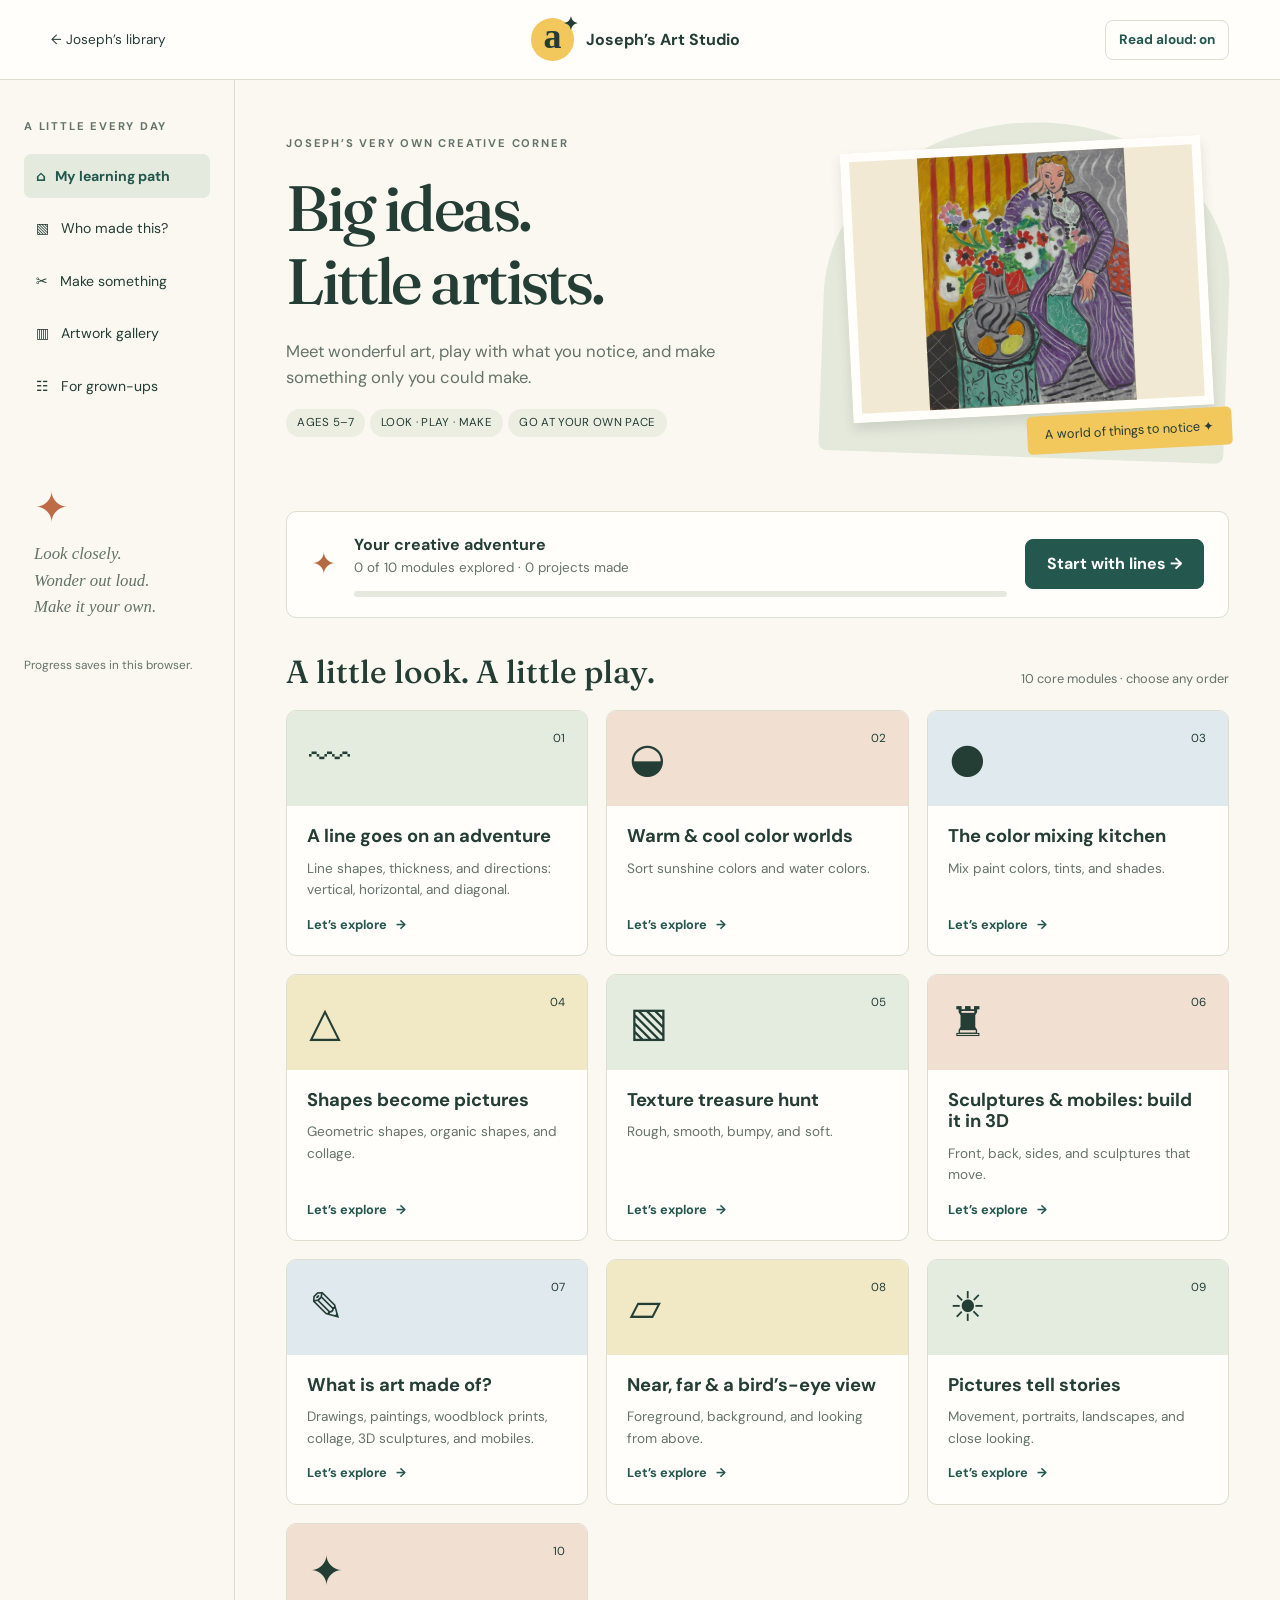
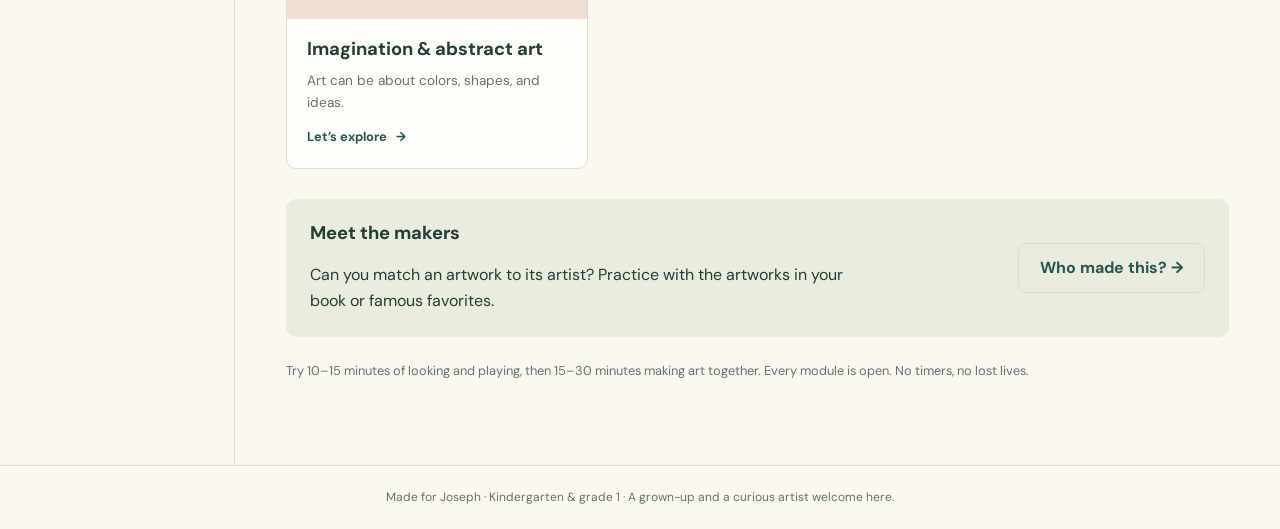
<file: apps/art-studio.html>
<!doctype html>
<html lang="en"><head><meta charset="utf-8"><meta name="viewport" content="width=device-width,initial-scale=1"><meta name="theme-color" content="#24574d"><title>Joseph’s Art Studio</title><meta name="description" content="A playful kindergarten and first-grade art curriculum: look, play, and make."><link rel="stylesheet" href="art-studio.css"></head>
<body><header><a href="../index.html#joseph" class="back">← Joseph’s library</a><a href="#home" class="brand"><span class="brand-mark">a<span>✦</span></span> Joseph’s Art Studio</a><button id="sound" class="small">Read aloud: on</button></header>
<div class="layout"><aside><p class="eyebrow">A LITTLE EVERY DAY</p><nav aria-label="Studio"><a href="#home">⌂ &nbsp; My learning path</a><a href="#artists">▧ &nbsp; Who made this?</a><a href="#projects">✂ &nbsp; Make something</a><a href="#gallery">▥ &nbsp; Artwork gallery</a><a href="#grownups">☷ &nbsp; For grown-ups</a></nav><div class="side-note"><span>✦</span><p>Look closely.<br>Wonder out loud.<br>Make it your own.</p></div><p class="save-note" id="saveNote">Progress saves in this browser.</p></aside>
<main id="main" tabindex="-1"></main></div><footer>Made for Joseph · Kindergarten & grade 1 · A grown-up and a curious artist welcome here.</footer>
<dialog id="artDialog"><button id="closeArt" class="small">Close ✕</button><div id="artDetail"></div></dialog>
<script src="art-studio-data.js"></script><script src="assets/art-studio/online-sources.js"></script><script src="assets/art-studio/artist-galleries.js"></script><script src="art-studio-galleries.js"></script><script src="art-studio-media.js"></script><script src="art-studio.js"></script></body></html>
</file>
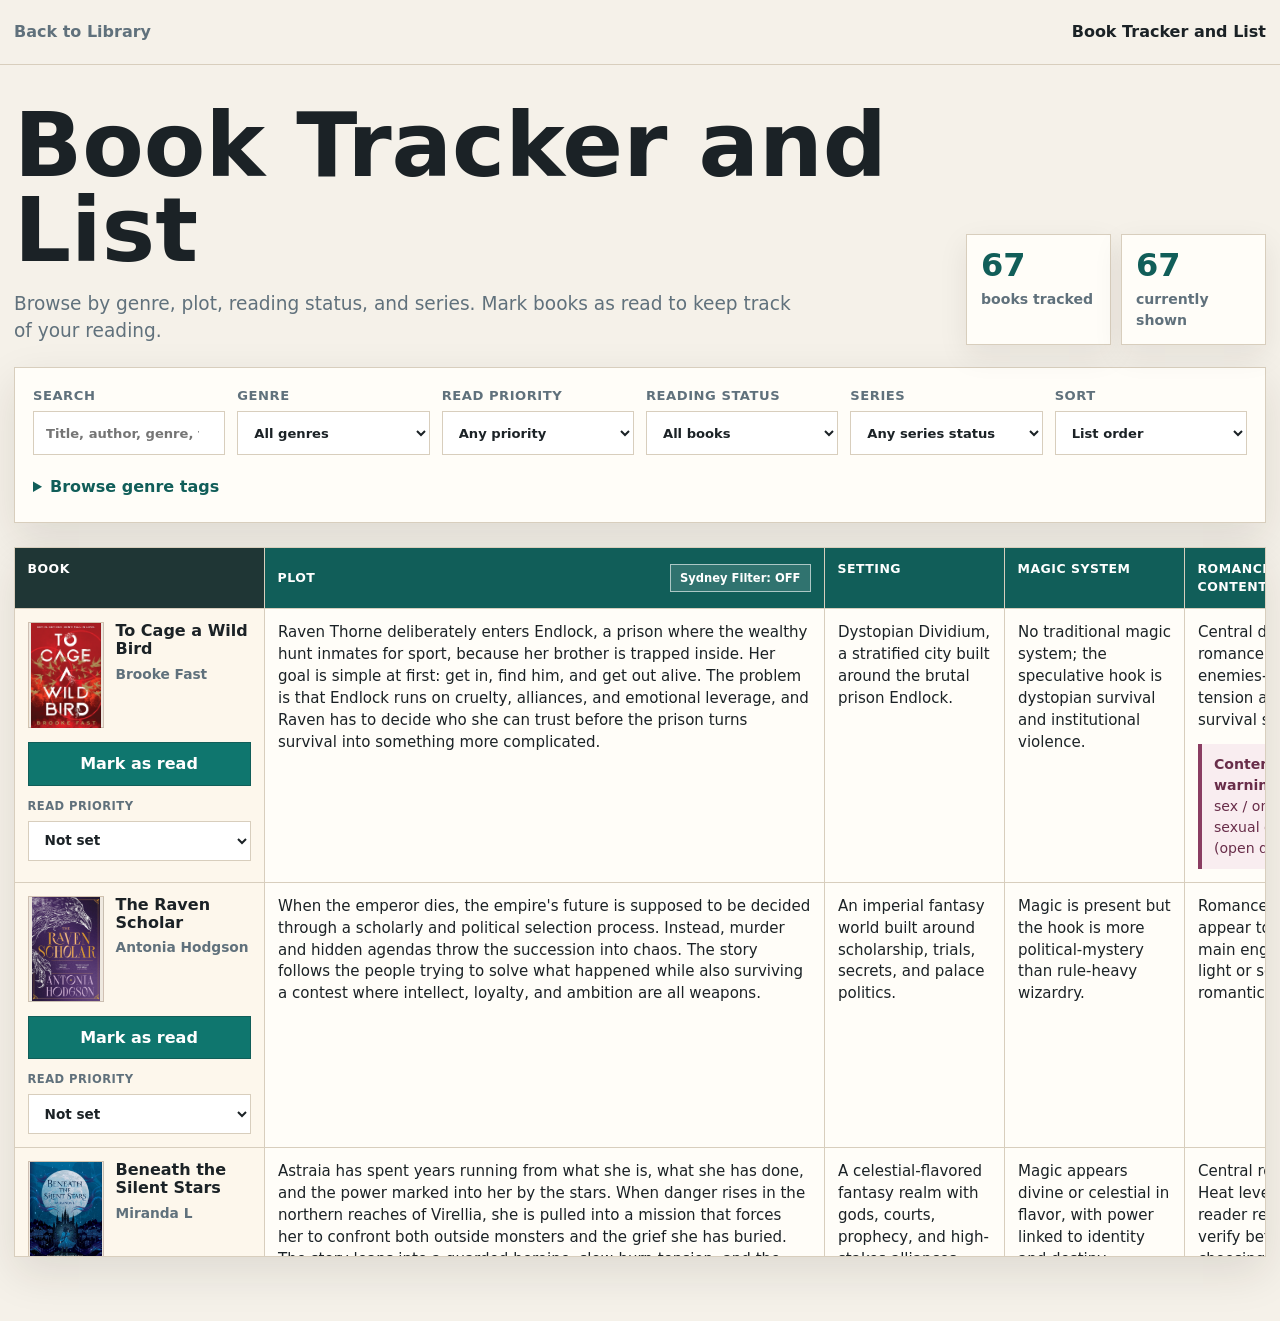
<file: apps/book-list.html>
<!DOCTYPE html>
<html lang="en">
<head>
  <meta charset="UTF-8" />
  <meta name="viewport" content="width=device-width, initial-scale=1.0" />
  <title>Book Tracker and List</title>
  <meta name="description" content="A personal book tracker with plot summaries, series reading orders, ratings, and notes across fiction and nonfiction." />
  <style>
    :root {
      --ink: #1b2226;
      --muted: #60717c;
      --bg: #f5f1e9;
      --paper: #fffdf8;
      --panel: #ebe3d5;
      --line: #d8cebd;
      --accent: #0f766e;
      --accent-dark: #115e59;
      --berry: #8a3d62;
      --gold: #b2762f;
      --shadow: 0 16px 42px rgba(34, 29, 22, 0.11);
    }

    * {
      box-sizing: border-box;
    }

    body {
      margin: 0;
      font-family: Inter, ui-sans-serif, system-ui, -apple-system, BlinkMacSystemFont, "Segoe UI", sans-serif;
      color: var(--ink);
      background: var(--bg);
      line-height: 1.45;
    }

    a {
      color: inherit;
    }

    img {
      display: block;
      max-width: 100%;
    }

    button,
    input,
    select {
      font: inherit;
    }

    .shell {
      width: min(1320px, calc(100% - 28px));
      margin: 0 auto;
    }

    header {
      position: sticky;
      top: 0;
      z-index: 20;
      border-bottom: 1px solid var(--line);
      background: rgba(245, 241, 233, 0.92);
      backdrop-filter: blur(12px);
    }

    nav {
      min-height: 64px;
      display: flex;
      align-items: center;
      justify-content: space-between;
      gap: 18px;
    }

    .back {
      color: var(--muted);
      font-weight: 800;
      text-decoration: none;
    }

    .hero {
      padding: 38px 0 22px;
      display: grid;
      grid-template-columns: minmax(0, 1fr) 300px;
      gap: 28px;
      align-items: end;
    }

    h1 {
      margin: 0;
      font-size: clamp(2.5rem, 7vw, 6rem);
      line-height: 0.95;
      letter-spacing: 0;
    }

    .lead {
      max-width: 780px;
      margin: 18px 0 0;
      color: var(--muted);
      font-size: clamp(1rem, 2vw, 1.16rem);
    }

    .stats {
      display: grid;
      grid-template-columns: repeat(2, 1fr);
      gap: 10px;
    }

    .stat {
      min-height: 92px;
      padding: 14px;
      background: var(--paper);
      border: 1px solid var(--line);
      box-shadow: 0 10px 28px rgba(34, 29, 22, 0.08);
    }

    .stat strong {
      display: block;
      font-size: 2rem;
      line-height: 1;
      color: var(--accent-dark);
    }

    .stat span {
      display: block;
      margin-top: 8px;
      color: var(--muted);
      font-weight: 700;
      font-size: 0.88rem;
    }

    .toolbar {
      padding: 18px;
      background: var(--paper);
      border: 1px solid var(--line);
      box-shadow: var(--shadow);
    }

    .control-row {
      display: grid;
      grid-template-columns: repeat(auto-fit, minmax(180px, 1fr));
      gap: 12px;
    }

    label {
      display: grid;
      gap: 6px;
      color: var(--muted);
      font-weight: 800;
      font-size: 0.82rem;
      text-transform: uppercase;
      letter-spacing: 0.04em;
    }

    input,
    select {
      width: 100%;
      min-height: 44px;
      padding: 0 12px;
      color: var(--ink);
      background: #fff;
      border: 1px solid var(--line);
    }

    .chips {
      display: flex;
      flex-wrap: wrap;
      gap: 8px;
      margin-top: 14px;
    }

    .chip {
      min-height: 36px;
      border: 1px solid var(--line);
      background: var(--panel);
      color: var(--ink);
      padding: 0 12px;
      font-weight: 800;
      cursor: pointer;
    }

    .chip[aria-pressed="true"] {
      background: var(--accent);
      border-color: var(--accent-dark);
      color: #fff;
    }

    .content {
      padding: 24px 0 64px;
    }

    .sheet-wrap {
      background: var(--paper);
      border: 1px solid var(--line);
      box-shadow: var(--shadow);
      overflow: auto;
      max-height: calc(100vh - 190px);
    }

    .book-sheet {
      min-width: 1600px;
      display: grid;
      grid-template-columns: 250px 560px 180px 180px 190px 200px 230px 170px;
    }

    .sheet-cell {
      min-height: 124px;
      padding: 13px;
      border-right: 1px solid var(--line);
      border-bottom: 1px solid var(--line);
      background: #fffdf8;
    }

    .sheet-head {
      position: sticky;
      top: 0;
      z-index: 4;
      min-height: 46px;
      padding: 12px 13px;
      background: var(--accent-dark);
      color: #fff;
      font-weight: 900;
      text-transform: uppercase;
      letter-spacing: 0.04em;
      font-size: 0.78rem;
    }

    .sheet-book {
      position: sticky;
      left: 0;
      z-index: 2;
      background: #fdf7ec;
    }

    .sheet-head.sheet-book {
      z-index: 5;
      background: #1f3635;
    }

    .head-with-action {
      display: flex;
      align-items: center;
      justify-content: space-between;
      gap: 10px;
    }

    .sydney-toggle {
      min-height: 28px;
      padding: 0 9px;
      border: 1px solid rgba(255, 255, 255, 0.6);
      background: rgba(255, 255, 255, 0.13);
      color: #fff;
      font-size: 0.72rem;
      font-weight: 900;
      cursor: pointer;
      white-space: nowrap;
    }

    .sydney-toggle:hover {
      background: rgba(255, 255, 255, 0.22);
    }

    .book-strip {
      display: grid;
      grid-template-columns: 76px minmax(0, 1fr);
      gap: 12px;
      align-items: start;
    }

    .cover-wrap {
      position: relative;
      width: 76px;
      aspect-ratio: 5 / 7;
      background: linear-gradient(140deg, #27343a, #8a3d62 52%, #b2762f);
      overflow: hidden;
      border: 1px solid rgba(216, 206, 189, 0.9);
    }

    .cover-wrap img {
      width: 100%;
      height: 100%;
      object-fit: cover;
    }

    .book-title {
      margin: 0;
      font-size: 1rem;
      line-height: 1.15;
    }

    .author {
      margin: 6px 0 0;
      color: var(--muted);
      font-weight: 800;
      font-size: 0.86rem;
    }

    .chip:focus-visible {
      outline: 3px solid rgba(15, 118, 110, 0.35);
      outline-offset: 2px;
    }

    .fallback-cover {
      height: 100%;
      display: grid;
      align-content: center;
      gap: 14px;
      padding: 22px;
      color: #fff;
      text-align: center;
    }

    .fallback-cover strong {
      font-size: 0.78rem;
      line-height: 1.08;
    }

    .fallback-cover span {
      opacity: 0.8;
      font-weight: 800;
      text-transform: uppercase;
      letter-spacing: 0.08em;
      font-size: 0.58rem;
    }

    .badge {
      display: inline-flex;
      align-items: center;
      min-height: 26px;
      padding: 0 8px;
      background: rgba(255, 253, 248, 0.92);
      border: 1px solid rgba(216, 206, 189, 0.9);
      color: var(--ink);
      font-weight: 900;
      font-size: 0.74rem;
    }

    .meta-row {
      display: flex;
      flex-wrap: wrap;
      gap: 7px;
    }

    .tag {
      display: inline-flex;
      align-items: center;
      min-height: 24px;
      padding: 0 7px;
      border: 1px solid var(--line);
      background: var(--bg);
      color: var(--muted);
      font-size: 0.78rem;
      font-weight: 800;
    }

    .quick {
      margin: 0;
      color: var(--ink);
      font-size: 0.94rem;
    }

    .plot-hidden {
      color: var(--muted);
      font-weight: 800;
      font-style: italic;
    }

    .section {
      display: grid;
      gap: 8px;
    }

    .section h3 {
      margin: 0;
      font-size: 0.78rem;
      color: var(--accent-dark);
      text-transform: uppercase;
      letter-spacing: 0.06em;
    }

    .section p {
      margin: 0;
      color: var(--ink);
      font-size: 0.92rem;
    }

    .source-list {
      display: flex;
      flex-wrap: wrap;
      gap: 8px;
      margin-top: 10px;
    }

    .source-list a {
      color: var(--accent-dark);
      font-weight: 800;
      font-size: 0.9rem;
    }

    .note {
      margin-top: 12px;
      padding: 12px;
      border-left: 4px solid var(--gold);
      background: #fbf2df;
      color: #5c3b08;
      font-weight: 700;
    }

    .empty-state {
      display: none;
      padding: 28px;
      background: var(--paper);
      border: 1px solid var(--line);
      color: var(--muted);
      font-weight: 800;
    }

    @media (max-width: 980px) {
      .hero,
      .control-row {
        grid-template-columns: 1fr;
      }

      .sheet-wrap {
        max-height: none;
      }
    }

    @media (max-width: 560px) {
      .stats {
        grid-template-columns: 1fr;
      }

      .hero {
        padding-top: 28px;
      }
    }
    [hidden] { display: none !important; }
    :is(a, button, textarea):focus-visible { outline: 3px solid var(--gold); outline-offset: 3px; }
    .book-link { color: inherit; text-decoration: none; }
    .book-link:hover .book-title { color: var(--accent); text-decoration: underline; }
    .reading-controls { margin-top: 14px; }
    .read-button { width: 100%; min-height: 42px; padding: 9px 10px; background: var(--accent); border: 1px solid var(--accent-dark); color: white; font-weight: 800; cursor: pointer; }
    .read-button[aria-pressed="true"] { color: var(--accent-dark); background: #e5eeE7; }
    .read-button:hover { filter: brightness(.95); }
    .rating-panel { padding-top: 10px; }
    .rating-caption { margin: 0 0 3px; font-size: .85rem; color: var(--muted); }
    .stars { display: flex; flex-wrap: wrap; }
    .star { padding: 0; width: 42px; min-height: 44px; border: 0; background: transparent; color: #716654; font-size: 1.9rem; cursor: pointer; }
    .star.filled, .star:hover { color: #986014; }
    .text-button { border: 0; background: none; padding: 6px 0; color: var(--muted); text-decoration: underline; cursor: pointer; font-size: .8rem; }
    .journal-message { margin: 18px 0; padding: 14px; background: #fbf2df; border: 1px solid var(--gold); }
    .detail-page { padding: 30px 0 64px; }
    .detail-layout { display: grid; grid-template-columns: 240px minmax(0, 1fr); gap: 38px; margin-top: 28px; }
    .detail-cover { width: 100%; box-shadow: var(--shadow); }
    .detail-cover .fallback-cover strong { font-size: 1.4rem; }
    .detail-cover .fallback-cover span { font-size: .85rem; }
    .detail-title { font-size: clamp(2.2rem, 5vw, 4rem); line-height: 1.08; overflow-wrap: anywhere; }
    .detail-author { margin: 12px 0 24px; font-size: 1.15rem; color: var(--muted); }
    .eyebrow { color: var(--accent-dark); font-weight: 800; font-size: .8rem; text-transform: uppercase; letter-spacing: .1em; }
    .detail-panel { background: var(--paper); border: 1px solid var(--line); padding: clamp(18px, 3vw, 30px); margin-bottom: 22px; }
    .detail-panel h2 { margin: 0 0 16px; font-size: 1.5rem; }
    .detail-panel h3 { margin: 24px 0 8px; font-size: 1rem; color: var(--accent-dark); }
    .detail-panel p { line-height: 1.75; }
    .synopsis { font-size: 1.1rem; }
    .storage-note, .save-status { font-size: .86rem; color: var(--muted); line-height: 1.6; }
    .notes-label { margin-bottom: 8px; }
    textarea { display: block; width: 100%; resize: vertical; min-height: 180px; padding: 14px; border: 1px solid var(--line); background: #fff; color: var(--ink); font: inherit; line-height: 1.6; }
    @media (max-width: 680px) {
      .detail-layout { grid-template-columns: 1fr; gap: 18px; }
      .detail-sidebar { display: grid; grid-template-columns: 120px minmax(0, 1fr); gap: 18px; align-items: start; }
      .detail-sidebar > .storage-note { grid-column: 1 / -1; margin: 0; }
      .detail-reading .reading-controls { margin-top: 0; }
      .star { width: 32px; }
    }
    .series-list { margin: 24px 0 0; padding: 0; list-style: none; counter-reset: reading-order; }
    .series-entry { position: relative; padding: 20px 18px 20px 58px; border-top: 1px solid var(--line); counter-increment: reading-order; }
    .series-entry::before { content: counter(reading-order, decimal-leading-zero); position: absolute; left: 12px; top: 23px; font-size: .9rem; font-weight: 800; color: var(--accent-dark); }
    .series-entry.current-book { background: #edf3ed; }
    .series-entry-heading { display: flex; align-items: baseline; flex-wrap: wrap; gap: 10px; }
    .series-entry-heading h3 { margin: 0; font-size: 1.05rem; }
    .series-entry p { margin: 7px 0; }
    .series-entry .series-kind { color: var(--muted); font-size: .8rem; font-weight: 800; }
    .series-source { color: var(--accent-dark); font-size: .82rem; }
    .priority-label { margin-top: 12px; font-size: .72rem; }
    .priority-label select { font-size: .85rem; min-height: 40px; text-transform: none; }
    .priority-label[data-level="high"] select { background: #fff0ce; border-color: var(--gold); color: #69410b; }
    .priority-label[data-level="low"] select { background: #edf0f2; color: #52646f; }
    .genre-tag { background: #e9f0ed; border-color: #becfc7; color: var(--accent-dark); }
    .focus-tag { background: #f4ecdf; color: #69410b; }
    .series-focus-note { margin-top: 10px; }
    .series-order-note { margin-top: 12px; color: var(--muted); font-size: .85rem; }
    .character-focus { border-left: 3px solid var(--accent); padding: 10px 14px; background: #edf3ed; margin: 18px 0; }
    .character-focus h3 { margin-top: 0; }
    .cover-wrap img { object-fit: contain; background: #eee8df; }
    .sources-disclosure summary { color: var(--accent-dark); font-size: .85rem; font-weight: 800; cursor: pointer; }
    .content-warning { display: block; margin: 12px 0 0; padding: 10px 12px; border-left: 4px solid var(--berry); background: #f9edf0; color: #682d49; font-size: .88rem; line-height: 1.5; }
    .tag-browser { margin-top: 14px; }
    .tag-browser summary { color: var(--accent-dark); cursor: pointer; font-weight: 800; padding: 6px 0; }
  </style>
</head>
<body>
  <header>
    <nav class="shell" aria-label="Main navigation">
      <a class="back" href="../index.html">Back to Library</a>
      <strong>Book Tracker and List</strong>
    </nav>
  </header>

  <main class="shell">
    <p id="journalMessage" class="journal-message" role="status" hidden></p>
    <section id="bookDetail" class="detail-page" aria-label="Book details" hidden></section>
    <section class="hero" aria-labelledby="page-title">
      <div>
        <h1 id="page-title">Book Tracker and List</h1>
        <p class="lead">Browse by genre, plot, reading status, and series. Mark books as read to keep track of your reading.</p>
      </div>
      <div class="stats" aria-label="Book list summary">
        <div class="stat">
          <strong id="totalBooks">0</strong>
          <span>books tracked</span>
        </div>
        <div class="stat">
          <strong id="visibleBooks">0</strong>
          <span>currently shown</span>
        </div>
      </div>
    </section>

    <section class="toolbar" aria-label="Book filters">
      <div class="control-row">
        <label>
          Search
          <input id="searchInput" type="search" placeholder="Title, author, genre, trope, setting..." />
        </label>
        <label>
          Genre
          <select id="genreFilter"><option value="">All genres</option></select>
        </label>
        <label>
          Read priority
          <select id="priorityFilter">
            <option value="">Any priority</option>
            <option value="high">High priority</option>
            <option value="low">Low priority</option>
            <option value="unset">Not set</option>
          </select>
        </label>
        <label>
          Reading status
          <select id="readStatusFilter">
            <option value="">All books</option>
            <option value="read">Already read</option>
            <option value="unread">Unread</option>
          </select>
        </label>
        <label>
          Series
          <select id="seriesFilter">
            <option value="">Any series status</option>
            <option value="standalone">Standalone</option>
            <option value="ongoing">Ongoing series</option>
            <option value="complete">Complete series</option>
            <option value="uncertain">Needs confirmation</option>
          </select>
        </label>
        <label>
          Sort
          <select id="sortSelect">
            <option value="list">List order</option>
            <option value="title">Title</option>
            <option value="author">Author</option>
            <option value="series">Series status</option>
            <option value="priority">Read priority (high first)</option>
          </select>
        </label>
      </div>
      <details class="tag-browser"><summary>Browse genre tags</summary><div class="chips" id="chips" aria-label="Browse by category"></div></details>
    </section>

    <section class="content" aria-label="Book spreadsheet">
      <div class="sheet-wrap">
        <div class="book-sheet" id="bookGrid"></div>
      </div>
      <div class="empty-state" id="emptyState">No books match those filters.</div>
    </section>
  </main>

  <!-- Version these support files together with their contents to avoid stale browser caches. -->
  <script src="assets/book-list-catalog.js?v=60e073f6126d"></script>
  <script src="assets/book-list-metadata.js?v=831c33b9f65a"></script>
  <script src="assets/book-list-journal.js?v=84be19b26e95"></script>
  <script>
    const books = [
      {
        title: "To Cage a Wild Bird",
        author: "Brooke Fast",
        coverQuery: "To Cage a Wild Bird Brooke Fast",
        coverUrls: ["https://cdn.penguin.co.uk/dam-assets/books/9781911751007/9781911751007-jacket-large.jpg"],
        plot: "Raven Thorne deliberately enters Endlock, a prison where the wealthy hunt inmates for sport, because her brother is trapped inside. Her goal is simple at first: get in, find him, and get out alive. The problem is that Endlock runs on cruelty, alliances, and emotional leverage, and Raven has to decide who she can trust before the prison turns survival into something more complicated.",
        setting: "Dystopian Dividium, a stratified city built around the brutal prison Endlock.",
        magic: "No traditional magic system; the speculative hook is dystopian survival and institutional violence.",
        romance: "Central dystopian romance with enemies-to-lovers tension and dark survival stakes.",
        romanceLevel: "central",
        tropes: ["dystopian romance", "prison break", "forbidden love", "found family", "survival games"],
        series: "Book 1 of Divided Fates. The series is not complete.",
        seriesStatus: "ongoing",
        sources: [{ label: "SuperSummary", url: "https://www.supersummary.com/to-cage-a-wild-bird/summary/" }]
      },
      {
        title: "The Raven Scholar",
        author: "Antonia Hodgson",
        coverQuery: "The Raven Scholar Antonia Hodgson",
        plot: "When the emperor dies, the empire's future is supposed to be decided through a scholarly and political selection process. Instead, murder and hidden agendas throw the succession into chaos. The story follows the people trying to solve what happened while also surviving a contest where intellect, loyalty, and ambition are all weapons.",
        setting: "An imperial fantasy world built around scholarship, trials, secrets, and palace politics.",
        magic: "Magic is present but the hook is more political-mystery than rule-heavy wizardry.",
        romance: "Romance does not appear to be the main engine; expect light or secondary romantic content.",
        romanceLevel: "subplot",
        tropes: ["locked-room mystery", "succession contest", "scholars", "court politics"],
        series: "First book in The Eternal Path. Later books are planned; series is not complete.",
        seriesStatus: "ongoing",
        sources: [{ label: "Publisher", url: "https://www.hachettebookgroup.com/titles/antonia-hodgson/the-raven-scholar/9780316584293/" }]
      },
      {
        title: "Beneath the Silent Stars",
        author: "Miranda L",
        coverQuery: "Beneath the Silent Stars Miranda L",
        coverUrls: ["https://books.google.com/books/content?id=daGh0QEACAAJ&printsec=frontcover&img=1&zoom=1&source=gbs_api"],
        plot: "Astraia has spent years running from what she is, what she has done, and the power marked into her by the stars. When danger rises in the northern reaches of Virellia, she is pulled into a mission that forces her to confront both outside monsters and the grief she has buried. The story leans into a guarded heroine, slow-burn tension, and the question of whether survival is enough if she never lets herself be known.",
        setting: "A celestial-flavored fantasy realm with gods, courts, prophecy, and high-stakes alliances.",
        magic: "Magic appears divine or celestial in flavor, with power linked to identity and destiny.",
        romance: "Central romantasy. Heat level varies by reader reports, so verify before choosing for spice level.",
        romanceLevel: "central",
        tropes: ["fated mates", "hidden identity", "gods", "romantasy"],
        series: "Part of The Celestial Court series. Completion status needs confirmation.",
        seriesStatus: "uncertain",
        sources: [{ label: "Author", url: "https://mirandalynauthor.com/" }]
      },
      {
        title: "Alchemised",
        author: "SenLinYu",
        coverQuery: "Alchemised SenLinYu",
        plot: "Helena wakes into a conquered, brutal world with pieces of her memory missing and people in power convinced she knows something vital. Her past, her alchemical knowledge, and the regime hunting for answers all make her dangerous to others and vulnerable herself. The story is dark, political, and psychological, with the mystery of what she has forgotten driving much of the tension.",
        setting: "Gothic, war-scarred fantasy with laboratories, occupied territory, and militarized magic.",
        magic: "Alchemy is the central supernatural science, tied to experimentation, transformation, and power extraction.",
        romance: "Dark romantic thread with mature themes. Expect heavier content than cozy fantasy; confirm explicitness before reading.",
        romanceLevel: "explicit",
        tropes: ["dark fantasy", "memory loss", "captor/captive", "alchemy", "war aftermath"],
        series: "Standalone novel.",
        seriesStatus: "standalone",
        sources: [{ label: "Penguin Random House", url: "https://www.penguinrandomhouse.com/books/772770/alchemised-by-senlinyu/" }]
      },
      {
        title: "Kings of the Wyld",
        author: "Nicholas Eames",
        coverQuery: "Kings of the Wyld Nicholas Eames",
        plot: "Clay Cooper has settled into a quiet life, but his old bandmate turns up desperate: his daughter is trapped behind enemy lines, and no ordinary rescue party can reach her. Clay has to pull their legendary mercenary band back together, even though they are older, rustier, and not exactly built for glory anymore. The fun comes from the mix of ridiculous danger, aging heroes, monster fights, and sincere friendship.",
        setting: "A funny, dangerous fantasy world where mercenary groups are treated like rock bands.",
        magic: "Classic high-fantasy magic, monsters, enchanted gear, and strange creatures; the book favors adventure over hard rules.",
        romance: "Minimal. Friendship, aging, found family, and adventure are the draw.",
        romanceLevel: "none",
        tropes: ["found family", "one last job", "mercenary band", "quest", "humor"],
        series: "Book 1 of The Band. Book 2 is Bloody Rose. A third book has been expected, so the series is not cleanly finished.",
        seriesStatus: "ongoing",
        sources: [{ label: "Orbit", url: "https://www.orbitbooks.net/orbit-excerpts/kings-of-the-wyld/" }]
      },
      {
        title: "Empire of the Vampire",
        author: "Jay Kristoff",
        coverQuery: "Empire of the Vampire Jay Kristoff",
        plot: "Gabriel de Leon, the last of a holy order of vampire hunters, tells the story of how he became a warrior in a world where the sun has failed. His account moves through training, faith, war, personal losses, and the rise of vampire empires. It is framed as a confession and a survival story, with a grim tone and a focus on what it costs to keep fighting when the world already seems lost.",
        setting: "A grim, religious, gothic fantasy world where sunlight has failed and vampire empires are rising.",
        magic: "Blood, faith, relics, vampire powers, and holy orders shape the supernatural rules.",
        romance: "Romance exists but is not the main selling point. Mature violence and dark content are more prominent.",
        romanceLevel: "subplot",
        tropes: ["vampire hunter", "gothic fantasy", "frame narrative", "fallen order"],
        series: "Book 1 of Empire of the Vampire. Book 2 is Empire of the Damned. Further books are expected.",
        seriesStatus: "ongoing",
        sources: [{ label: "Macmillan", url: "https://us.macmillan.com/books/9781250245298/empireofthevampire/" }]
      },
      {
        title: "Induction",
        author: "Lee Fleishman",
        coverQuery: "Induction Lee Fleishman Warborn Saga",
        coverUrls: ["https://images.squarespace-cdn.com/content/v1/6997dd6416dd14613ee75ae9/ecf0e7b1-32b6-443f-9cc5-6b29fe2fe8a9/Warborn+Saga+induction.jpg?format=1000w"],
        plot: "Rex thinks Warborn is only a game until a strange prompt offers him the role of Operator and turns game mechanics into real-world trials. As Rex is forced into responsibility he does not understand, Princess Nathalia faces political pressure and awakening magic in another world. The two threads build toward a larger collision between systems, kingdoms, and powers neither side fully controls.",
        setting: "Split between a modern world shaped by the Warborn battle royale and a separate fantasy kingdom moving toward collision.",
        magic: "Game-stat progression, trials, operator authority, and ancient bloodline magic connect the two worlds.",
        romance: "Not enough public detail to call romance a major element; treat it as minimal until reading.",
        romanceLevel: "none",
        tropes: ["LitRPG", "portal fantasy", "battle royale", "dual worlds", "awakening magic"],
        series: "Book 1 of Warborn Saga. More books are planned or in progress.",
        seriesStatus: "ongoing",
        sources: [{ label: "Author", url: "https://www.leefleishman.com/warborn-saga" }]
      },
      {
        title: "Beguilement",
        author: "Lois McMaster Bujold",
        coverQuery: "The Sharing Knife Beguilement Lois McMaster Bujold",
        plot: "Fawn leaves home after a personal crisis and crosses paths with Dag, a Lakewalker patroller trained to fight destructive magical beings called malices. Their first meeting throws them into immediate danger, but the deeper story is about two people from communities that distrust each other learning how to bridge that divide. It combines frontier travel, cultural misunderstanding, and a tender romance built under pressure.",
        setting: "A frontier fantasy landscape of farms, river roads, patrollers, and communities divided by fear.",
        magic: "Lakewalkers use ground-sense and bonded knives to fight malices, with magic rooted in life force and sacrifice.",
        romance: "Central slow-burn romance with an age-gap pairing; generally more emotional than explicit.",
        romanceLevel: "central",
        tropes: ["frontier fantasy", "age gap", "protective hero", "journey", "culture clash"],
        series: "Book 1 of The Sharing Knife. Followed by Legacy, Passage, and Horizon. The main series is complete.",
        seriesStatus: "complete",
        sources: [{ label: "Author", url: "https://www.dendarii.com/beguilement.html" }]
      },
      {
        title: "The Knight and the Moth",
        author: "Rachel Gillig",
        coverQuery: "The Knight and the Moth Rachel Gillig",
        plot: "Sybil has lived under strict temple rules as a prophetess, trusting the role and rituals that define her life. When impossible events disrupt that certainty, she is pulled into a dangerous investigation with a knight who challenges both her assumptions and her composure. The plot follows a gothic quest full of omens, riddles, religious unease, and slow-burn romantic tension.",
        setting: "Dreamy gothic fantasy with holy orders, omens, riddles, and an eerie quest structure.",
        magic: "Prophecy, visions, divine mystery, and enchanted forces drive the magic more than technical spell rules.",
        romance: "Romantic tension is important but the book is not marketed as high-spice romance.",
        romanceLevel: "central",
        tropes: ["gothic romantasy", "reluctant allies", "prophecy", "quest", "slow burn"],
        series: "Book 1 of The Stonewater Kingdom. More books are planned.",
        seriesStatus: "ongoing",
        sources: [{ label: "Hachette", url: "https://www.hachettebookgroup.com/titles/rachel-gillig/the-knight-and-the-moth/9780316580400/" }]
      },
      {
        title: "Moon Chosen",
        author: "P. C. Cast",
        coverQuery: "Moon Chosen P C Cast",
        plot: "Mari lives in a world remade after catastrophe, where different peoples survive through strict customs, spiritual power, and bonded creatures. As she uncovers truths about her birth and abilities, she becomes caught between communities that fear each other and enemies that threaten them all. The story focuses on identity, clan loyalty, animal bonds, and the pressure of becoming a symbol before she is ready.",
        setting: "A post-apocalyptic fantasy world divided among Earth Walkers, Companions, Skin Stealers, and other peoples.",
        magic: "Earth-centered powers, animal bonds, moon rituals, and clan spirituality shape the supernatural elements.",
        romance: "Romance is present as a YA-style thread, not the only plot engine.",
        romanceLevel: "subplot",
        tropes: ["chosen one", "animal companion", "post-apocalyptic fantasy", "secret identity"],
        series: "Book 1 of Tales of a New World. Followed by Sun Warrior and Wind Rider. The series appears complete at three books.",
        seriesStatus: "complete",
        sources: [{ label: "Macmillan", url: "https://us.macmillan.com/books/9781250100740/moonchosen/" }]
      },
      {
        title: "Soulbound",
        author: "Bethany Adams",
        coverQuery: "Soulbound Bethany Adams Return of the Elves",
        coverUrls: [
          "https://covers.openlibrary.org/b/isbn/9780997532005-L.jpg",
          "https://covers.openlibrary.org/b/isbn/9781953171993-L.jpg"
        ],
        plot: "Arlyn travels in search of answers about her absent father and discovers that her family history reaches into an elven world she never knew existed. That discovery brings court politics, inherited magic, and a soul-deep bond that changes what she thought her future could be. The plot balances portal fantasy, family secrets, and romance while introducing the larger Return of the Elves conflict.",
        setting: "Modern Earth linked to an elven realm, with family secrets, portals, and court tension.",
        magic: "Elven magic, soul bonds, portals, and inherited abilities drive the fantasy framework.",
        romance: "Central fantasy romance with bond dynamics; heat level should be checked if explicitness matters.",
        romanceLevel: "central",
        tropes: ["soul bond", "hidden heritage", "portal fantasy", "elves", "fated connection"],
        series: "Book 1 of Return of the Elves. The series contains multiple sequels and related entries; check author order for the latest count.",
        seriesStatus: "ongoing",
        sources: [{ label: "Author", url: "https://bethanyadamsbooks.com/books/soulbound/" }]
      },
      {
        title: "The Road of Bones",
        author: "Demi Winters",
        coverQuery: "The Road of Bones Demi Winters",
        plot: "Silla is running from a queen's violence and from truths about herself that could make her a target. Her escape forces her onto the road with dangerous companions, where survival depends on reading motives as carefully as threats. The book uses a wintry, Norse-inspired journey to build found-family bonds, romantic tension, and questions about what identity means when everyone is hiding something.",
        setting: "Norse-inspired fantasy with winter roads, clans, legends, and political pursuit.",
        magic: "Magic is tied to old powers, mythic bloodlines, and dangerous secrets rather than classroom-style rules.",
        romance: "Central romantic fantasy with tension and mature stakes; reader reports often describe spice as present but not constant.",
        romanceLevel: "central",
        tropes: ["Norse-inspired", "found family", "hidden identity", "road trip", "slow burn"],
        series: "Book 1 of The Ashen. Followed by Kingdom of Claw. More books are expected.",
        seriesStatus: "ongoing",
        sources: [{ label: "Author", url: "https://demiwinters.com/books/the-road-of-bones/" }]
      },
      {
        title: "The Bridge Kingdom",
        author: "Danielle L. Jensen",
        coverQuery: "The Bridge Kingdom Danielle L Jensen",
        plot: "Lara has been trained from childhood to infiltrate and weaken the Bridge Kingdom by marrying its king, Aren. Once inside, she expects to find an enemy worth destroying, but the truth is more complicated than the lessons she was given. The plot is driven by espionage, political strategy, a marriage full of mistrust, and the slow unraveling of propaganda.",
        setting: "Tropical island and bridge-controlled kingdom politics with trade routes, espionage, and war pressure.",
        magic: "Little to no foregrounded magic; this is more political fantasy romance than spell fantasy.",
        romance: "Central enemies-to-lovers romance. Contains on-page sexual content, generally treated as open door rather than erotica.",
        romanceLevel: "explicit",
        tropes: ["arranged marriage", "enemies to lovers", "spy heroine", "political fantasy", "betrayal"],
        series: "Book 1 of The Bridge Kingdom. Lara and Aren's arc continues in The Traitor Queen; later books follow other couples. Series is ongoing.",
        seriesStatus: "ongoing",
        sources: [{ label: "Author", url: "https://danielleljensen.com/books/the-bridge-kingdom/" }]
      },
      {
        title: "Shiver",
        author: "Maggie Stiefvater",
        coverQuery: "Shiver Maggie Stiefvater",
        plot: "Grace has always felt connected to the wolves in the woods behind her home, especially one yellow-eyed wolf who seems to watch over her. When she meets Sam, she learns that the boundary between boy and wolf is fragile and tied to the cold. The story is a melancholy YA paranormal romance about first love, identity, and the fear that winter can steal what summer briefly gives back.",
        setting: "Small-town Mercy Falls, Minnesota, with woods, cold weather, and a melancholy paranormal mood.",
        magic: "Werewolf transformation is temperature-linked, making winter and warmth central to the rules.",
        romance: "Central YA paranormal romance. Expect emotional intimacy rather than explicit adult scenes.",
        romanceLevel: "central",
        tropes: ["werewolves", "small town", "star-crossed romance", "YA paranormal", "bittersweet"],
        series: "Book 1 of The Wolves of Mercy Falls. Followed by Linger, Forever, and companion/sequel Sinner. Main trilogy is complete.",
        seriesStatus: "complete",
        sources: [{ label: "Publisher", url: "https://www.simonandschuster.com/books/Shiver/Maggie-Stiefvater/The-Wolves-of-Mercy-Falls/9780545123280" }]
      },
      {
        title: "Penric's Demon",
        author: "Lois McMaster Bujold",
        coverQuery: "Penric's Demon Lois McMaster Bujold",
        plot: "Penric is on his way to an ordinary future when a dying divine takes an unexpected turn and leaves him possessed by a chaos demon. The demon, Desdemona, is not a simple monster but a being shaped by all her previous hosts. Penric has to learn what this bond means for his faith, his freedom, and his future while everyone around him tries to decide whether he is blessed, dangerous, or both.",
        setting: "The World of the Five Gods, with temples, scholars, healers, and travel between city-states.",
        magic: "Demon magic is theological and practical: chaos demons can do sorcery through hosts, with divine rules and costs.",
        romance: "Minimal in the first novella. Later Penric and Desdemona stories include a romance arc.",
        romanceLevel: "none",
        tropes: ["novella series", "demon companion", "clerical magic", "gentle fantasy", "mentor voice"],
        series: "First Penric and Desdemona story. The series has many novellas and novels and remains active.",
        seriesStatus: "ongoing",
        sources: [{ label: "Author", url: "https://www.dendarii.com/penric.html" }]
      },
      {
        title: "Starter Villain",
        author: "John Scalzi",
        coverQuery: "Starter Villain John Scalzi",
        plot: "Charlie is broke, underemployed, and hoping his late uncle's estate might solve a few problems. Instead, he inherits a full supervillain operation complete with secret infrastructure, ruthless rivals, labor disputes, and cats who are much more capable than expected. The plot is a fast comic thriller about learning the family business when the family business is absurdly dangerous.",
        setting: "Contemporary comic thriller territory with volcano lairs, corporate villainy, and spy-tech ridiculousness.",
        magic: "No magic system; the speculative hook is tech-heavy supervillain infrastructure.",
        romance: "Minimal to none. The pleasure is comic escalation and workplace absurdity.",
        romanceLevel: "none",
        tropes: ["inheritance", "supervillain lair", "talking cats", "comic thriller", "fish out of water"],
        series: "Standalone.",
        seriesStatus: "standalone",
        sources: [{ label: "Macmillan", url: "https://us.macmillan.com/books/9780765389220/startervillain/" }]
      },
      {
        title: "By the Sword",
        author: "Mercedes Lackey",
        coverQuery: "By the Sword Mercedes Lackey",
        plot: "Kerowyn refuses to accept the narrow future expected of her after violence strikes her family and sends her after a kidnapped bride. That choice leads her toward training, mercenary life, and a career built on skill rather than tradition. The story follows her from personal defiance into wider Valdemar politics, with a strong focus on competence, independence, and the cost of choosing a warrior's path.",
        setting: "Valdemar and neighboring lands, with keeps, mercenary companies, Heralds, and battlefield politics.",
        magic: "Valdemar-style mind-magic, Companions, Herald abilities, and enchanted weapons exist around Kerowyn's martial arc.",
        romance: "Romance is present but not the central drive; career, honor, and warfare dominate.",
        romanceLevel: "subplot",
        tropes: ["woman warrior", "mercenary life", "magic sword", "coming of age", "Valdemar"],
        series: "A Valdemar novel. It can stand alone but connects to Tarma and Kethry and later Heralds material.",
        seriesStatus: "complete",
        sources: [{ label: "Penguin Random House", url: "https://www.penguinrandomhouse.com/books/100124/by-the-sword-by-mercedes-lackey/" }]
      },
      {
        title: "Mystic and Rider",
        author: "Sharon Shinn",
        coverQuery: "Mystic and Rider Sharon Shinn",
        plot: "Senneth, a powerful mystic, is sent across Gillengaria with a small group of riders to investigate rumors of rebellion and hostility toward magic users. The journey brings together people with clashing loyalties, social ranks, and secrets, forcing them to work as a unit before they fully trust each other. The plot mixes road fantasy, court intrigue, prejudice against magic, and a gradual romantic thread.",
        setting: "The Twelve Houses of Gillengaria, a kingdom of noble houses, roads, inns, rebels, and court tension.",
        magic: "Mystics have varied innate gifts, including elemental, healing, and other abilities that make them politically controversial.",
        romance: "Romantic subplot with a classic guarded-heroine and loyal-protector feel; not explicit-forward.",
        romanceLevel: "subplot",
        tropes: ["road journey", "found party", "magic prejudice", "court politics", "slow burn"],
        series: "Book 1 of The Twelve Houses. Followed by The Thirteenth House, Dark Moon Defender, Reader and Raelynx, and Fortune and Fate. Main series is complete.",
        seriesStatus: "complete",
        sources: [{ label: "Penguin Random House", url: "https://www.penguinrandomhouse.com/books/288728/mystic-and-rider-by-sharon-shinn/" }]
      },
      {
        title: "An Ember in the Ashes",
        author: "Sabaa Tahir",
        coverQuery: "An Ember in the Ashes Sabaa Tahir",
        coverUrls: ["https://images.penguinrandomhouse.com/cover/9781595148032"],
        plot: "Laia's family is shattered by the Martial Empire, and she agrees to spy inside its elite military academy in the hope of saving her brother. Elias is one of the academy's best soldiers, but he is increasingly horrified by the empire he is expected to serve. Their paths reveal rebellion, brutality, prophecy, and the impossible choices people make under occupation.",
        setting: "A Roman-inspired martial empire with occupied peoples, academies, resistance cells, deserts, and supernatural threats.",
        magic: "Jinn, augurs, prophecy, and ancient supernatural powers grow more important as the series expands.",
        romance: "YA romantic tension and triangle elements are present, but rebellion and survival drive the plot.",
        romanceLevel: "subplot",
        tropes: ["rebellion", "spy mission", "military academy", "dual POV", "chosen path"],
        series: "Book 1 of An Ember in the Ashes. Followed by A Torch Against the Night, A Reaper at the Gates, and A Sky Beyond the Storm. Series is complete.",
        seriesStatus: "complete",
        sources: [{ label: "Publisher", url: "https://www.penguinrandomhouse.com/books/318882/an-ember-in-the-ashes-by-sabaa-tahir/" }]
      },
      {
        title: "The Tome of Beginnings",
        author: "Patrick Michael",
        coverQuery: "The Tome of Beginnings Patrick Michael",
        coverUrls: ["https://cdn.shopify.com/s/files/1/0674/5433/7265/files/9798888787205_p0.jpg?v=1768490272"],
        plot: "A young woman is released from service and expects freedom to mean a smaller, quieter life. Instead, she is pulled into a journey that hints at older powers, dangerous responsibilities, and the making of legends from ordinary choices. The first book appears to set up the companions, stakes, and destiny threads for the broader Legends Are Made series.",
        setting: "Indie epic fantasy setting with quests, companions, and rising legendary stakes.",
        magic: "Public listings do not give a full rule system; expect traditional fantasy magic and destiny elements.",
        romance: "Romance level is not clearly foregrounded in public listings.",
        romanceLevel: "none",
        tropes: ["epic fantasy", "quest", "destiny", "found companions", "series opener"],
        series: "Book 1 of Legends Are Made. Goodreads lists six primary works: The Tome of Beginnings, The Tome of Brotherhood, The Tome of Betrayal, and later sequels in the same sequence.",
        seriesStatus: "ongoing",
        sources: [{ label: "Goodreads series", url: "https://www.goodreads.com/series/390136-legends-are-made" }]
      },
      {
        title: "The Winner's Curse",
        author: "Marie Rutkoski",
        coverQuery: "The Winner's Curse Marie Rutkoski",
        plot: "Kestrel, the daughter of a powerful general, buys Arin at an auction and underestimates how much that single decision will change both of their lives. Their relationship unfolds inside a conquered society where every kindness, lie, and strategic move carries political weight. The story centers on forbidden attachment, rebellion, and two sharp minds trying to survive systems built to use them.",
        setting: "A conquered, classical-feeling fantasy world of aristocratic society, military occupation, and revolt.",
        magic: "Little to no magic; the tension is political, social, and strategic.",
        romance: "Central YA forbidden romance with high emotional stakes and no explicit adult heat.",
        romanceLevel: "central",
        tropes: ["forbidden romance", "enemies to lovers", "rebellion", "court strategy", "class divide"],
        series: "Book 1 of The Winner's Trilogy. Followed by The Winner's Crime and The Winner's Kiss. Series is complete.",
        seriesStatus: "complete",
        sources: [{ label: "Macmillan", url: "https://us.macmillan.com/books/9780374384685/thewinnerscurse/" }]
      },
      {
        title: "Dance of Thieves",
        author: "Mary E. Pearson",
        coverQuery: "Dance of Thieves Mary E Pearson",
        plot: "Kazi, a former thief now serving as a royal investigator, is sent to the Ballenger lands to uncover what their powerful family is hiding. Jase Ballenger, newly responsible for his people, sees her as a threat to everything he must protect. Their clash becomes a tense mix of investigation, family loyalty, secrets, and romance as both realize the other is not the simple enemy they expected.",
        setting: "The Remnant world, especially the independent Ballenger territory and post-kingdom political edges.",
        magic: "Light fantasy inheritance from the Remnant setting; politics, secrets, and skills are more central than spellcasting.",
        romance: "Central YA romantic fantasy, enemies-to-lovers tone, not explicit-forward.",
        romanceLevel: "central",
        tropes: ["enemies to lovers", "outlaw family", "spy mission", "duology", "banter"],
        series: "Book 1 of Dance of Thieves. Followed by Vow of Thieves. Duology is complete.",
        seriesStatus: "complete",
        sources: [{ label: "Publisher", url: "https://us.macmillan.com/books/9781250159014/danceofthieves/" }]
      },
      {
        title: "The Deed of Paksenarrion",
        author: "Elizabeth Moon",
        coverQuery: "The Deed of Paksenarrion Elizabeth Moon",
        plot: "Paksenarrion leaves home rather than accept the life arranged for her and joins a mercenary company as a raw recruit. The story follows her through training, campaigns, moral tests, trauma, and the gradual discovery of a calling larger than soldiering. It is a grounded military fantasy that becomes a spiritual and heroic journey without centering romance.",
        setting: "Traditional secondary-world fantasy with armies, towns, temples, wilderness travel, and military campaigns.",
        magic: "Divine power, paladin gifts, healing, elves, dwarves, and evil magic appear in a classic fantasy structure.",
        romance: "Minimal to none. The story is about vocation, ethics, trauma, and military life.",
        romanceLevel: "none",
        tropes: ["paladin", "military fantasy", "training arc", "quest", "classic fantasy"],
        series: "Omnibus of Sheepfarmer's Daughter, Divided Allegiance, and Oath of Gold. Paks's trilogy is complete, with later related books in the same world.",
        seriesStatus: "complete",
        sources: [{ label: "Author", url: "https://elizabethmoon.com/books/the-deed-of-paksenarrion/" }]
      },
      {
        title: "Half a Soul",
        author: "Olivia Atwater",
        coverQuery: "Half a Soul Olivia Atwater",
        plot: "Theodora was cursed by a faerie as a child and has grown up with only half a soul, leaving her emotions and social instincts oddly muted. When she enters London society, her unusual manner draws scandal, curiosity, and the attention of a prickly magician who may understand the curse. The plot blends Regency manners, faerie magic, charity work, and a gentle romance about being fully seen.",
        setting: "Regency England with faerie bargains, drawing rooms, charitable work, and social rules.",
        magic: "Faerie magic, curses, glamour, and human magicians coexist with Regency manners.",
        romance: "Central but gentle fantasy romance. Closed-door or low-spice in tone.",
        romanceLevel: "central",
        tropes: ["Regency fantasy", "faerie curse", "grumpy/sunshine", "manners", "cozy romance"],
        series: "Book 1 of Regency Faerie Tales. Followed by Ten Thousand Stitches and Longshadow, with related stories. Main sequence is complete.",
        seriesStatus: "complete",
        sources: [{ label: "Orbit", url: "https://www.orbitbooks.net/titles/olivia-atwater/half-a-soul/9780316462805/" }]
      },
      {
        title: "Malice",
        author: "John Gwynne",
        coverQuery: "Malice John Gwynne",
        plot: "Across the Banished Lands, old powers begin moving again while kingdoms, clans, and families are pulled toward war. Multiple point-of-view characters face training, betrayal, politics, and violence as prophecies and ancient enemies return to relevance. The book is a broad epic fantasy opener, more concerned with building the board and loyalties than resolving the conflict quickly.",
        setting: "The Banished Lands, a rugged epic fantasy world of clans, fortresses, forests, warriors, and ancient powers.",
        magic: "Prophecy, giants, wyrms, angels and demons, enchanted weapons, and old powers shape the world more than formal spellcasting.",
        romance: "Minimal compared with war, loyalty, betrayal, and coming-of-age arcs.",
        romanceLevel: "none",
        tropes: ["epic fantasy", "prophecy", "war bands", "coming of age", "ancient evil"],
        series: "Book 1 of The Faithful and the Fallen. Followed by Valour, Ruin, and Wrath. Series is complete.",
        seriesStatus: "complete",
        sources: [{ label: "Orbit", url: "https://www.orbitbooks.net/titles/john-gwynne/malice/9780316399712/" }]
      },
      {
        title: "Dungeon Crawler Carl",
        author: "Matt Dinniman",
        coverQuery: "Dungeon Crawler Carl Matt Dinniman",
        plot: "Carl is outside at exactly the wrong moment when Earth is turned into a lethal, alien-broadcast dungeon crawl. He and Princess Donut have to survive game floors full of traps, monsters, loot, rules, and audience-driven absurdity. The plot mixes survival horror, LitRPG progression, dark comedy, and a surprisingly strong partnership at the center.",
        setting: "A post-apocalyptic, televised dungeon crawl packed with game floors, traps, loot, factions, and absurd sponsors.",
        magic: "LitRPG mechanics replace traditional magic: stats, classes, achievements, items, skills, and dungeon rules.",
        romance: "Minimal to none. Action, comedy, survival, and friendship carry the series.",
        romanceLevel: "none",
        tropes: ["LitRPG", "death game", "post-apocalyptic", "dark humor", "unlikely duo"],
        series: "Book 1 of Dungeon Crawler Carl. The series has multiple sequels and is ongoing.",
        seriesStatus: "ongoing",
        sources: [{ label: "Author", url: "https://mattdinniman.com/books/dungeon-crawler-carl/" }]
      },
      {
        title: "The Mist Thief",
        author: "L. J. Andrews",
        coverQuery: "The Mist Thief L J Andrews",
        coverUrls: ["https://images.penguinrandomhouse.com/cover/9780593955086"],
        plot: "The story returns to L. J. Andrews's connected fae and sea-kingdom world, where stolen magic, curses, and old bargains keep shaping who has power. The heroine is pulled into conflict with enemies and allies whose motives are hard to separate, while romance develops under the pressure of secrets and danger. It is best read for fae politics, romantic tension, and the larger Ever Seas mythos.",
        setting: "The Ever Seas world, with fae-style courts, sea kingdoms, curses, and pirate-adjacent danger.",
        magic: "Mist, curses, fae power, and kingdom magic shape the conflicts.",
        romance: "Central romantic fantasy. L. J. Andrews titles often include open-door adult romance; verify exact heat level if that is a deciding factor.",
        romanceLevel: "explicit",
        tropes: ["fae romance", "enemies to lovers", "curses", "pirate fantasy", "stolen magic"],
        series: "Part of The Ever Seas related sequence. Exact reading order depends on whether you are following the connected Broken Kingdoms/Ever Seas world.",
        seriesStatus: "ongoing",
        sources: [{ label: "Author", url: "https://www.ljandrews.com/books" }]
      },
      {
        title: "Jade City",
        author: "Fonda Lee",
        coverQuery: "Jade City Fonda Lee",
        coverUrls: ["https://images.penguinrandomhouse.com/cover/9780316440882"],
        plot: "The Kaul family controls one of Kekon's powerful Green Bone clans, where jade gives trained warriors enhanced abilities and clan honor is inseparable from business, politics, and blood. When rival clans, foreign interests, and younger family members push old rules to the breaking point, the Kauls have to defend their power without losing themselves. The story reads like a gangster family saga with martial arts, magic, loyalty tests, and escalating political pressure.",
        setting: "Janloon, the capital city of the island nation of Kekon; an Asia-inspired modern fantasy metropolis of clan districts, boardrooms, temples, restaurants, and street-level violence.",
        magic: "Jade grants enhanced strength, speed, perception, and other abilities to trained Green Bone warriors, but it is addictive and dangerous to people who are not properly prepared or genetically suited to use it.",
        romance: "Romance exists as a secondary thread around family and personal loyalties, but clan politics, crime, and power struggles are the center of the book. Not a romance-forward read.",
        romanceLevel: "subplot",
        tropes: ["urban fantasy", "gangster clans", "family saga", "political intrigue", "martial arts", "magic resource"],
        series: "Book 1 of The Green Bone Saga. Followed by Jade War and Jade Legacy. The main trilogy is complete, with related novella The Jade Setter of Janloon.",
        seriesStatus: "complete",
        sources: [{ label: "Author", url: "https://www.fondalee.com/jade-city" }]
      }
    ];

    extendBookCatalog(books);
    applyBookMetadata(books);

    const genreTags = [...BOOK_GENRE_TAGS];
    const chipData = genreTags;

    const state = {
      query: "",
      genre: "",
      priority: "",
      readStatus: "",
      series: "",
      sort: "list",
      chip: "",
      sydneyFilter: false
    };

    const grid = document.querySelector("#bookGrid");
    const emptyState = document.querySelector("#emptyState");
    const totalBooks = document.querySelector("#totalBooks");
    const visibleBooks = document.querySelector("#visibleBooks");
    const chips = document.querySelector("#chips");

    totalBooks.textContent = books.length;
    document.querySelector('#genreFilter').innerHTML += genreTags.map(genre => `<option value="${escapeHtml(genre)}">${escapeHtml(genre)}</option>`).join('');

    function coverFallback(book) {
      return `<div class="fallback-cover"><strong>${book.title}</strong><span>${book.author}</span></div>`;
    }

    function searchText(book) {
      return [
        book.title,
        book.author,
        book.plot,
        book.setting,
        book.magic,
        book.romance,
        book.series,
        book.seriesStatus,
        ...(book.aliases || []),
        book.seriesName || '',
        ...(book.seriesBooks || []).map(entry => entry.title),
        ...(book.genres || []),
        book.seriesFocusNote || "",
        ...book.tropes
      ].join(" ").toLowerCase();
    }

    function matchesChip(book) {
      return !state.chip || (book.genres || []).includes(state.chip);
    }

    function filteredBooks() {
      const query = state.query.trim().toLowerCase();
      let list = books
        .map((book, index) => ({ ...book, index }))
        .filter((book) => !query || searchText(book).includes(query))
        .filter(book => !state.readStatus || reading(book).read === (state.readStatus === 'read'))
        .filter((book) => !state.series || book.seriesStatus === state.series)
        .filter(book => !state.genre || (book.genres || []).includes(state.genre))
        .filter(book => !state.priority || (state.priority === 'unset' ? !reading(book).priority : reading(book).priority === state.priority))
        .filter(matchesChip);

      if (state.sort === "title") list.sort((a, b) => a.title.localeCompare(b.title));
      if (state.sort === "author") list.sort((a, b) => a.author.localeCompare(b.author));
      if (state.sort === "series") list.sort((a, b) => a.seriesStatus.localeCompare(b.seriesStatus) || a.title.localeCompare(b.title));
      if (state.sort === 'priority') {
        const rank = book => ({high: 0, '': 1, low: 2})[reading(book).priority];
        list.sort((a,b) => rank(a) - rank(b) || a.index - b.index);
      }
      return list;
    }

    function findCover(book, img) {
      const urls = [...new Set([book.coverPath, ...(book.coverUrls || [])].filter(Boolean))];
      let index = 0;
      img.alt = book.title + ' by ' + book.author + ' — book cover';
      function next() {
        if (index < urls.length) { img.src = urls[index++]; return; }
        img.onerror = null;
        const wrap = img.closest('.cover-wrap');
        if (wrap) wrap.innerHTML = coverFallback(book);
      }
      img.onerror = next;
      next();
    }

    function renderCards() {
      const list = filteredBooks();
      visibleBooks.textContent = list.length;
      emptyState.style.display = list.length ? "none" : "block";
      grid.innerHTML = `
        <div class="sheet-cell sheet-head sheet-book">Book</div>
        <div class="sheet-cell sheet-head head-with-action">
          <span>Plot</span>
          <button class="sydney-toggle" id="sydneyToggle" type="button">${state.sydneyFilter ? "Sydney Filter: ON" : "Sydney Filter: OFF"}</button>
        </div>
        ${["Setting", "Magic System", "Romance & Content", "Genres", "Series & Characters", "Sources"].map((heading) => `
          <div class="sheet-cell sheet-head">${heading}</div>
        `).join("")}
        ${list.map((book) => `
          <div class="sheet-cell sheet-book">
            <a class="book-strip book-link" href="#book=${bookId(book)}" aria-label="View details for ${escapeHtml(book.title)}">
              <div class="cover-wrap"><img data-cover="${book.index}" alt="" loading="lazy" /></div>
              <div>
                <h2 class="book-title">${book.title}</h2>
                <p class="author">${book.author}</p>
              </div>
            </a>
            ${readingControls(book)}
          </div>
          ${sheetCell(state.sydneyFilter ? `<span class="plot-hidden">Plot hidden for Sydney Filter.</span>` : escapeHtml(book.plot))}
          ${sheetCell(book.setting)}
          ${sheetCell(book.magic)}
          ${sheetCell(escapeHtml(book.romance) + contentWarning(book))}
          <div class="sheet-cell"><div class="meta-row">${(book.genres || []).map(genre => `<span class="tag genre-tag">${escapeHtml(genre)}</span>`).join("")}</div></div>
          <div class="sheet-cell"><p class="quick"><strong>${escapeHtml(seriesFocusLabel(book))}</strong></p><p class="quick series-focus-note">${escapeHtml((book.seriesFocusNote || "").split(/(?<=[.!?])\s+/)[0])}</p><details class="series-order-note"><summary>Reading order</summary><p>${escapeHtml(book.series)}</p></details></div>
          <div class="sheet-cell">
            <details class="sources-disclosure"><summary>View sources (${book.sources.length})</summary><div class="source-list">
              ${book.sources.map((source) => `<a href="${source.url}" target="_blank" rel="noreferrer">${source.label}</a>`).join("")}
              ${book.coverSource ? `<a href="${escapeHtml(book.coverSource)}" target="_blank" rel="noreferrer">Cover source</a>` : ""}
              <a href="https://openlibrary.org/search?q=${encodeURIComponent(book.coverQuery || book.title)}" target="_blank" rel="noreferrer">Cover lookup</a>
            </div></details>
          </div>
        `).join("")}
      `;

      grid.querySelectorAll("img[data-cover]").forEach((img) => {
        findCover(books[Number(img.dataset.cover)], img);
      });

      document.querySelector("#sydneyToggle").addEventListener("click", () => {
        state.sydneyFilter = !state.sydneyFilter;
        renderCards();
      });
    }

    function sheetCell(text) {
      return `<div class="sheet-cell"><p class="quick">${text}</p></div>`;
    }

    function renderChips() {
      chips.innerHTML = chipData.map((chip) => `
        <button class="chip" type="button" aria-pressed="${state.chip === chip}" data-chip="${chip}">${chip}</button>
      `).join("");
      chips.querySelectorAll(".chip").forEach((chip) => {
        chip.addEventListener("click", () => {
          state.chip = state.chip === chip.dataset.chip ? "" : chip.dataset.chip;
          renderChips();
          renderCards();
        });
      });
    }

    document.querySelector("#searchInput").addEventListener("input", (event) => {
      state.query = event.target.value;
      renderCards();
    });

    document.querySelector('#readStatusFilter').addEventListener('change', event => {
      state.readStatus = event.target.value;
      renderCards();
    });

    document.querySelector("#seriesFilter").addEventListener("change", (event) => {
      state.series = event.target.value;
      renderCards();
    });

    document.querySelector("#sortSelect").addEventListener("change", (event) => {
      state.sort = event.target.value;
      renderCards();
    });

    document.querySelector('#genreFilter').addEventListener('change', event => {
      state.genre = event.target.value;
      renderCards();
    });
    document.querySelector('#priorityFilter').addEventListener('change', event => {
      state.priority = event.target.value;
      renderCards();
    });
    renderChips();
    initJournal();
  </script>
</body>
</html>
</file>
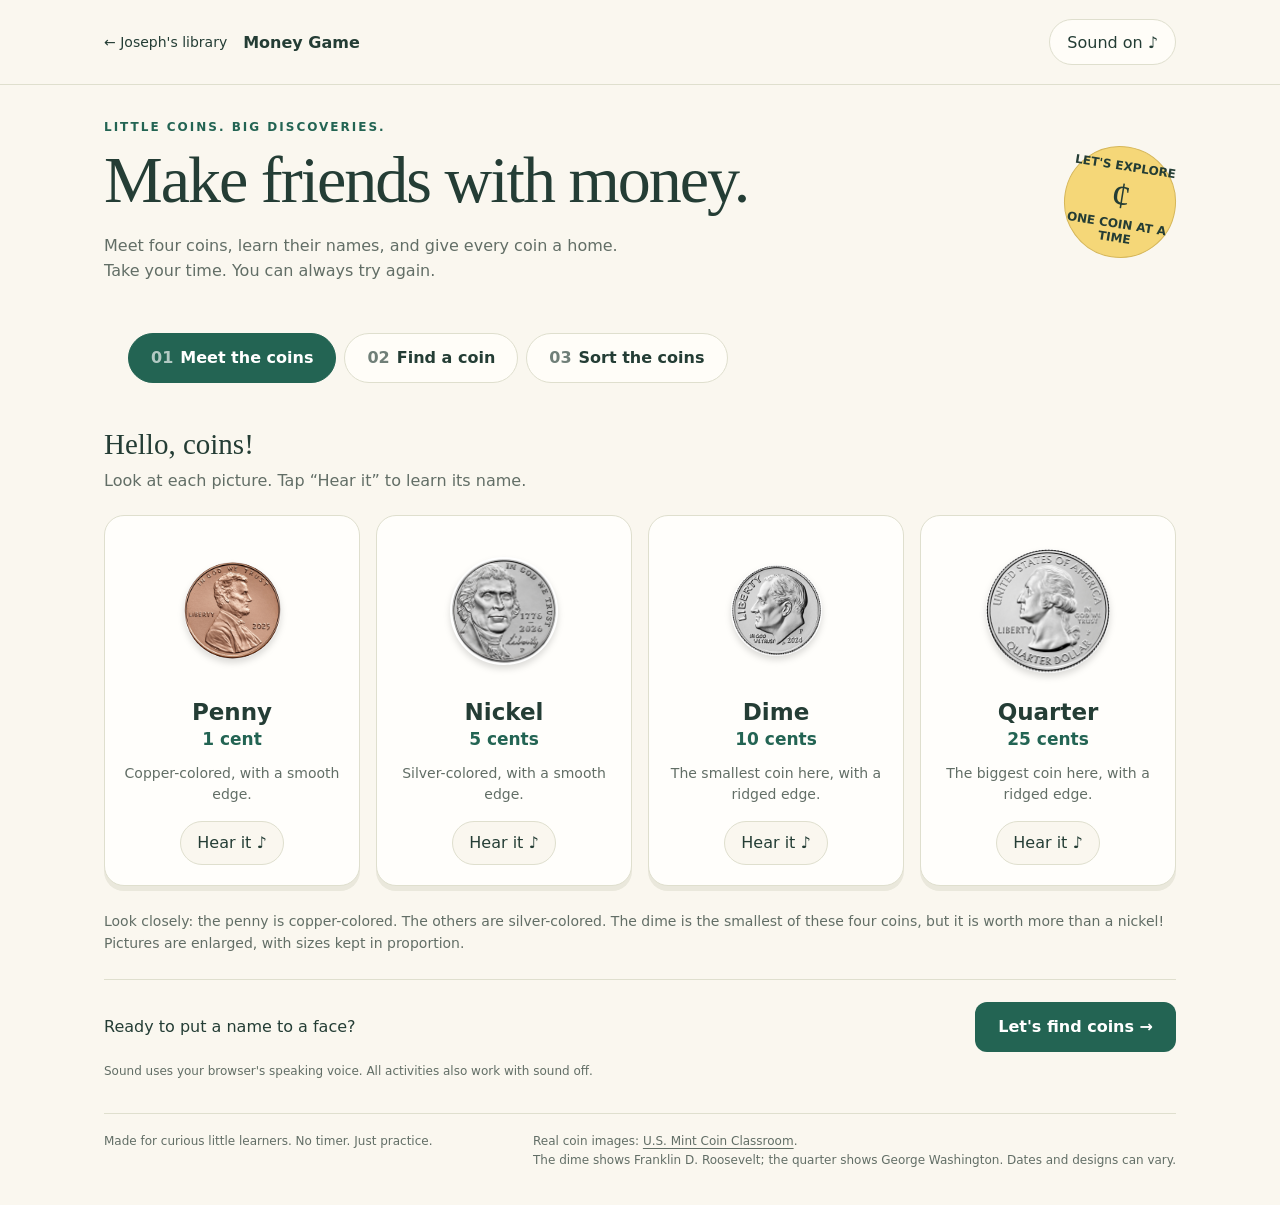
<file: apps/money-game.html>
<!doctype html>
<html lang="en">
<head>
<meta charset="utf-8"><meta name="viewport" content="width=device-width, initial-scale=1">
<meta name="theme-color" content="#236453">
<meta name="description" content="A gentle money game for Joseph: learn four U.S. coins, find their pictures, and sort them by value.">
<title>Money Game · Joseph's Library</title>
<style>
:root{--ink:#243d35;--muted:#626e66;--green:#236453;--cream:#faf7ef;--line:#dfdfce;--yellow:#f5d778;--mint:#e2eddd}*{box-sizing:border-box}body{margin:0;background:var(--cream);color:var(--ink);font-family:ui-rounded,"Segoe UI",system-ui,sans-serif}button,a{-webkit-tap-highlight-color:transparent}button{font:inherit;color:inherit;cursor:pointer}button:focus-visible,a:focus-visible{outline:4px solid #b46527;outline-offset:5px}button:disabled{cursor:default}a{color:inherit}header{border-bottom:1px solid var(--line)}nav{max-width:1120px;margin:auto;display:flex;align-items:center;gap:16px;padding:19px 24px}.back{text-decoration:none;font-size:14px}.brand{font-weight:800;margin-right:auto}.sound{border:1px solid var(--line);background:#fffdf8;border-radius:30px;padding:11px 17px;min-height:46px}main{max-width:1120px;margin:auto;padding:35px 24px}.intro{display:flex;align-items:center;justify-content:space-between;gap:20px}.eyebrow{font-size:12px;text-transform:uppercase;letter-spacing:2px;font-weight:800;color:var(--green)}h1{font:clamp(38px,6vw,66px)/1.1 Georgia,serif;letter-spacing:-2px;margin:10px 0 16px}.intro p{color:var(--muted);line-height:1.6;max-width:650px;margin:0}.stamp{width:112px;height:112px;background:var(--yellow);border:1px solid #d6b759;border-radius:50%;display:grid;align-content:center;text-align:center;transform:rotate(9deg);font-size:12px;font-weight:750;flex-shrink:0}.stamp b{font:38px Georgia,serif}.modes{display:flex;gap:8px;flex-wrap:wrap;margin:30px 0 26px}.modes button{border:1px solid var(--line);border-radius:30px;background:#fffdf8;padding:13px 22px;min-height:50px;font-weight:750}.modes button[aria-pressed=true]{background:var(--green);color:white;border-color:var(--green)}.modes span{opacity:.65;margin-right:7px}.heading{display:flex;justify-content:space-between;align-items:center;gap:15px;margin-bottom:22px}h2{font:29px Georgia,serif;margin:0 0 8px}.heading p{margin:0;color:var(--muted);line-height:1.5}.primary{border:0;border-radius:12px;padding:14px 23px;min-height:50px;background:var(--green);color:#fff;font-weight:750}.primary:hover{background:#174e40}.secondary{border:1px solid var(--line);border-radius:12px;background:white;padding:12px 18px;min-height:48px}.guide{display:grid;grid-template-columns:repeat(4,1fr);gap:16px}.coin-card{background:#fffefb;border:1px solid var(--line);border-radius:20px;padding:20px 16px;text-align:center;box-shadow:0 5px 0 #eae8dc}.coin-stage{height:150px;display:flex;align-items:center;justify-content:center}.coin-image{display:block;object-fit:cover;aspect-ratio:1;border-radius:50%;filter:drop-shadow(0 4px 3px #0002);max-width:100%;user-select:none;-webkit-user-drag:none}.coin-card h3{font-size:23px;margin:13px 0 4px}.value{font-size:17px;color:var(--green);font-weight:800}.coin-card p{font-size:14px;color:var(--muted);line-height:1.5;min-height:44px}.listen{border:1px solid var(--line);background:var(--cream);border-radius:25px;padding:10px 16px;min-height:44px}.note{margin:24px 0;font-size:14px;line-height:1.6;color:var(--muted)}.next-step{display:flex;align-items:center;justify-content:space-between;gap:18px;border-top:1px solid var(--line);padding-top:22px}.play-area{border:1px solid var(--line);background:#fffefb;border-radius:23px;padding:28px}.progress-row{display:flex;gap:15px;align-items:center;font-size:14px;font-weight:700;margin-bottom:24px}.track{height:9px;border-radius:10px;flex:1;background:#e9ecdf;overflow:hidden}.fill{height:100%;width:0;background:var(--green);transition:width .3s}.question{display:flex;align-items:center;justify-content:center;gap:15px;margin:15px 0 28px;text-align:center}.question h2{font:clamp(28px,4vw,40px) Georgia,serif;margin:0}.repeat{border:1px solid var(--line);background:var(--cream);border-radius:50%;width:46px;height:46px;font-size:20px;flex-shrink:0}.choices{display:grid;grid-template-columns:repeat(4,1fr);gap:16px}.choice{border:2px solid var(--line);border-radius:18px;background:#faf9f2;min-height:200px;display:flex;justify-content:center;align-items:center;position:relative}.choice:not(:disabled):hover{border-color:var(--green);background:#eef2e5}.choice.correct{border-color:var(--green);background:#e1efdb}.choice.wrong{border-color:#af6932;background:#fff0e0}.choice-label{position:absolute;bottom:9px;font-weight:750;font-size:13px}.message{margin:22px 0 0;border-radius:13px;padding:17px 20px;background:#edf1e4;display:flex;align-items:center;justify-content:space-between;gap:16px;min-height:75px}.message p{margin:0;line-height:1.5}.message strong{display:block}.sort-status{background:var(--yellow);border-radius:20px;padding:8px 15px;white-space:nowrap;font-weight:750;font-size:14px}.pile{border:2px dashed #d7d9bf;border-radius:20px;background:#f1efdf;padding:20px;display:flex;gap:17px;align-items:center;justify-content:center;flex-wrap:wrap;min-height:210px}.pile-coin{padding:7px;border:3px solid transparent;background:transparent;border-radius:50%;min-width:62px;min-height:62px;display:grid;place-items:center}.pile-coin:hover{background:#fff9}.pile-coin[aria-pressed=true]{border-color:var(--green);background:#fff;box-shadow:0 0 0 4px #d1e0c7}.bins{display:grid;grid-template-columns:repeat(4,1fr);gap:16px;margin-top:23px}.bin{border:2px solid #aabfa8;border-top:7px solid #94ac8f;border-radius:9px 9px 24px 24px;background:linear-gradient(#eef4e8,#e3eddb);padding:20px 10px 12px;min-height:172px}.bin:hover{border-color:var(--green);background:#dce9d2}.bin b{font:32px Georgia,serif;display:block}.bin .bin-name{display:block;margin-top:5px;font-size:14px;color:#4c624e}.bin-coins{display:flex;gap:4px;justify-content:center;margin-top:15px;min-height:31px;align-items:center}.bin-coins img{width:27px;height:27px;border-radius:50%}.finish{text-align:center;background:var(--mint);border-radius:20px;padding:35px 20px}.finish h2{font-size:39px}.finish .star{font-size:50px;color:#8d5c12}.finish p{line-height:1.6;margin:14px auto 22px;max-width:500px}.finish button{margin:5px}.small{font-size:12px;color:var(--muted)}footer{margin-top:35px;padding-top:18px;border-top:1px solid var(--line);display:flex;justify-content:space-between;gap:15px;font-size:12px;color:var(--muted);line-height:1.6}footer a{text-underline-offset:3px}.sr-only{position:absolute;width:1px;height:1px;padding:0;margin:-1px;overflow:hidden;clip-path:inset(50%);white-space:nowrap;border:0}[hidden]{display:none!important}@media(max-width:720px){main{padding:26px 16px}nav{padding:16px;gap:12px}.brand{font-size:14px}.back{font-size:12px}.sound{font-size:12px;padding:10px}.stamp{display:none}.guide,.choices,.bins{grid-template-columns:repeat(2,1fr)}.coin-card{padding:15px 10px}.coin-stage{height:140px}.heading{align-items:flex-start}.play-area{padding:19px 13px}.choice{min-height:170px}.message,.next-step{align-items:stretch;flex-direction:column}.modes{gap:6px}.modes button{font-size:14px;padding:12px 14px}.pile{gap:9px;padding:12px}.bin{min-height:155px}.question{gap:8px}.progress-row{font-size:12px;gap:9px}footer{flex-direction:column}.sort-status{font-size:12px;padding:8px 10px}}@media(prefers-reduced-motion:reduce){*{transition:none!important}}
/* Illustrated buckets keep the entire picture as an easy tap target. */
.bins{gap:20px;margin-top:28px;align-items:start}
.bin{position:relative;isolation:isolate;display:block;width:100%;max-width:260px;aspect-ratio:240/260;min-height:0;justify-self:center;border:0;border-radius:20px;background:transparent;padding:0;transition:transform .18s}
.bin:hover{border:0;background:transparent;transform:translateY(-3px)}
.bucket-art{display:block;width:100%;height:100%;filter:drop-shadow(0 7px 3px #243d3518);pointer-events:none}
.bin:hover .bucket-art{filter:drop-shadow(0 9px 4px #243d3525) brightness(1.03)}
.bin b{position:absolute;top:45%;left:15%;width:70%;font:700 clamp(28px,3.5vw,42px)/1.1 Georgia,serif;color:#173f35}
.bin .bin-name{position:absolute;top:63%;left:15%;width:70%;margin:0;color:#214d40;font-size:14px;font-weight:650}
.bin-coins{position:absolute;top:76%;left:15%;width:70%;min-height:0;margin:0;gap:4px}
.bin-coins img{width:24px;height:24px}
@media(max-width:720px){.bins{gap:12px}.bin{min-height:0}.bin .bin-name{font-size:13px}.bin-coins img{width:21px;height:21px}}
</style>
</head>
<body>
<header><nav aria-label="Main navigation"><a class="back" href="../index.html#joseph">← Joseph's library</a><span class="brand">Money Game</span><button id="sound" class="sound" aria-pressed="true">Sound on ♪</button></nav></header>
<main>
<div class="intro"><div><div class="eyebrow">Little coins. Big discoveries.</div><h1>Make friends with money.</h1><p>Meet four coins, learn their names, and give every coin a home.<br>Take your time. You can always try again.</p></div><div class="stamp">LET'S EXPLORE<b>¢</b>ONE COIN AT A TIME</div></div>
<nav class="modes" aria-label="Choose an activity"><button data-mode="learn" aria-pressed="true"><span>01</span>Meet the coins</button><button data-mode="find" aria-pressed="false"><span>02</span>Find a coin</button><button data-mode="sort" aria-pressed="false"><span>03</span>Sort the coins</button></nav>
<section id="learn" aria-label="Meet the coins"><div class="heading"><div><h2>Hello, coins!</h2><p>Look at each picture. Tap “Hear it” to learn its name.</p></div></div><div id="guide" class="guide"></div><p class="note">Look closely: the penny is copper-colored. The others are silver-colored. The dime is the smallest of these four coins, but it is worth more than a nickel! Pictures are enlarged, with sizes kept in proportion.</p><div class="next-step"><span>Ready to put a name to a face?</span><button id="startFind" class="primary">Let's find coins →</button></div></section>
<section id="find" hidden aria-label="Find a coin"><div class="heading"><div><h2>Which coin is it?</h2><p>Listen to the name, then tap the matching picture.</p></div><button id="restartFind" class="secondary">Start over</button></div><div id="findPlay" class="play-area"><div class="progress-row"><span id="round"></span><div class="track"><div id="findProgress" class="fill"></div></div><span>8 discoveries</span></div><div class="question"><h2 id="question"></h2><button id="repeat" class="repeat" aria-label="Hear the question again">♪</button></div><div id="choices" class="choices"></div><div class="message"><p id="findMessage" role="status">Look closely, then take your pick.</p><button id="next" class="primary" hidden>Next coin →</button></div></div><div id="findFinish" class="finish" hidden><div class="star" aria-hidden="true">★ ★ ★</div><h2>You know your coins!</h2><p>You found every penny, nickel, dime, and quarter. Now let's give them a home.</p><button id="startSort" class="primary">Sort the coins →</button><button id="playFindAgain" class="secondary">Find coins again</button></div></section>
<section id="sort" hidden aria-label="Sort the coins"><div class="heading"><div><h2>A home for every coin.</h2><p>Tap a coin to hear its name. Then tap its container.</p></div><button id="restartSort" class="secondary">New pile</button></div><div id="sortPlay"><div class="progress-row"><span id="sortedCount" class="sort-status">0 of 12 sorted</span><div class="track"><div id="sortProgress" class="fill"></div></div></div><div id="pile" class="pile" role="group" aria-label="Pile of coins to sort"></div><div id="bins" class="bins" role="group" aria-label="Coin containers"></div></div><div class="message"><p id="sortMessage" role="status">Pick any coin from the pile to begin.</p></div><div id="sortFinish" class="finish" hidden><div class="star" aria-hidden="true">★ ★ ★</div><h2>Every coin is home!</h2><p>You sorted 12 coins into pennies, nickels, dimes, and quarters. Great sorting, Joseph!</p><button id="playSortAgain" class="primary">Sort a new pile ↻</button><button id="backLearn" class="secondary">Meet the coins again</button></div></section>
<p id="speechNote" class="small">Sound uses your browser's speaking voice. All activities also work with sound off.</p>
<footer><span>Made for curious little learners. No timer. Just practice.</span><span>Real coin images: <a href="https://kids.usmint.gov/about-the-mint/penny" target="_blank" rel="noopener">U.S. Mint Coin Classroom</a>.<br>The dime shows Franklin D. Roosevelt; the quarter shows George Washington. Dates and designs can vary.</span></footer>
</main>
<script>
'use strict';
const coins=[
 {id:'penny',name:'Penny',value:1,size:19.05,clue:'Copper-colored, with a smooth edge.'},
 {id:'nickel',name:'Nickel',value:5,size:21.21,clue:'Silver-colored, with a smooth edge.'},
 {id:'dime',name:'Dime',value:10,size:17.91,clue:'The smallest coin here, with a ridged edge.'},
 {id:'quarter',name:'Quarter',value:25,size:24.26,clue:'The biggest coin here, with a ridged edge.'}
];
const $=id=>document.getElementById(id);
const cents=c=>c.value+' '+(c.value===1?'cent':'cents');
function bucket(c){return `<svg class="bucket-art" viewBox="0 0 240 260" fill="none" aria-hidden="true"><defs><linearGradient id="bucket-${c.id}" x1="25" y1="130" x2="215" y2="210" gradientUnits="userSpaceOnUse"><stop stop-color="#d1e5c6"/><stop offset=".45" stop-color="#e7f1d7"/><stop offset="1" stop-color="#a8c7a1"/></linearGradient></defs><path d="M45 112V87a75 75 0 0 1 150 0v25" stroke="#8a9486" stroke-width="9" stroke-linecap="round"/><path d="M45 112V87a75 75 0 0 1 150 0v25" stroke="#c4cbbd" stroke-width="4" stroke-linecap="round"/><path d="M94 18a78 78 0 0 1 52 0" stroke="#bd8b4a" stroke-width="13" stroke-linecap="round"/><path d="M22 103l23 128q75 27 150 0l23-128Z" fill="url(#bucket-${c.id})" stroke="#6b9169" stroke-width="3"/><path d="M39 119l17 102" stroke="#fff" stroke-opacity=".55" stroke-width="5" stroke-linecap="round"/><ellipse cx="120" cy="103" rx="98" ry="15" fill="#789d73" stroke="#587b55" stroke-width="3"/><ellipse cx="120" cy="101" rx="87" ry="9" fill="#496c4c"/><path d="M25 105q95 27 190 0" stroke="#dceacf" stroke-width="5" stroke-linecap="round"/><circle cx="40" cy="112" r="6" fill="#9ba895" stroke="#61795d" stroke-width="2"/><circle cx="200" cy="112" r="6" fill="#9ba895" stroke="#61795d" stroke-width="2"/></svg>`;}
function picture(c,scale=5.1){return `<img class="coin-image" src="assets/money-game/${c.id}.jpg" alt="" width="${Math.round(c.size*scale)}" height="${Math.round(c.size*scale)}" draggable="false">`;}
let sound=true,mode='learn',deck=[],round=0,answered=false,remaining=[],selected=null,sorted=0;
const speechAvailable='speechSynthesis' in window && 'SpeechSynthesisUtterance' in window;
const AudioEngine=window.AudioContext||window.webkitAudioContext;
let coinAudio=null,coinVolume=null;
async function clink(){
 if(!sound||!AudioEngine)return;
 try{
  if(!coinAudio||coinAudio.state==='closed'){
   coinAudio=new AudioEngine();coinVolume=coinAudio.createGain();coinVolume.connect(coinAudio.destination);
  }
  if(coinAudio.state==='suspended')await coinAudio.resume();
  if(!sound)return;
  const now=coinAudio.currentTime;coinVolume.gain.setValueAtTime(.22,now);
  // Short, inharmonic rings give the coin a light metallic clink.
  [[2450,.8,.17],[3670,.38,.12],[5210,.18,.07]].forEach(([frequency,volume,decay])=>{
   const tone=coinAudio.createOscillator(),envelope=coinAudio.createGain();
   tone.type='sine';tone.frequency.setValueAtTime(frequency,now);
   envelope.gain.setValueAtTime(.001,now);envelope.gain.exponentialRampToValueAtTime(volume,now+.002);
   envelope.gain.exponentialRampToValueAtTime(.001,now+decay);
   tone.connect(envelope);envelope.connect(coinVolume);tone.start(now);tone.stop(now+decay+.02);
   tone.onended=()=>{tone.disconnect();envelope.disconnect();};
  });
 }catch{/* Sorting still works when browser audio is unavailable. */}
}
function say(text){if(!sound||!speechAvailable)return;try{window.speechSynthesis.cancel();const u=new SpeechSynthesisUtterance(text);u.lang='en-US';u.rate=.82;window.speechSynthesis.speak(u);}catch{/* The visible instructions remain available. */}}
function shuffle(items){const result=[...items];for(let i=result.length-1;i>0;i--){const j=Math.floor(Math.random()*(i+1));[result[i],result[j]]=[result[j],result[i]];}return result;}
$('sound').onclick=()=>{sound=!sound;$('sound').setAttribute('aria-pressed',String(sound));$('sound').textContent=sound?'Sound on ♪':'Sound off';if(!sound){if(speechAvailable)window.speechSynthesis.cancel();if(coinVolume)coinVolume.gain.setValueAtTime(0,coinAudio.currentTime);}else say('Sound on. Let’s learn about coins.');};
if(!speechAvailable){$('speechNote').textContent='Your browser does not support spoken names. The coin names and instructions are shown on screen.';if(!AudioEngine){sound=false;$('sound').disabled=true;$('sound').setAttribute('aria-pressed','false');$('sound').textContent='Sound unavailable';}}
$('guide').innerHTML=coins.map(c=>`<article class="coin-card"><div class="coin-stage">${picture(c)}</div><h3>${c.name}</h3><div class="value">${cents(c)}</div><p>${c.clue}</p><button class="listen" data-coin="${c.id}" aria-label="Hear ${c.name}, ${cents(c)}">Hear it ♪</button></article>`).join('');
document.querySelectorAll('.listen').forEach(b=>b.onclick=()=>{const c=coins.find(c=>c.id===b.dataset.coin);say(c.name+'. '+cents(c)+'.');});
function setMode(next){mode=next;if(speechAvailable)window.speechSynthesis.cancel();for(const id of ['learn','find','sort'])$(id).hidden=id!==next;document.querySelectorAll('[data-mode]').forEach(b=>b.setAttribute('aria-pressed',String(b.dataset.mode===next)));if(next==='find'&&!deck.length)startFind();if(next==='sort'&&!remaining.length&&sorted===0)startSort();}
document.querySelectorAll('[data-mode]').forEach(b=>b.onclick=()=>setMode(b.dataset.mode));
function startFind(){deck=shuffle([...coins,...coins]);round=0;$('findPlay').hidden=false;$('findFinish').hidden=true;renderRound();}
function renderRound(){answered=false;$('round').textContent=`Coin ${round+1} of 8`;$('findProgress').style.width=(round/8*100)+'%';$('question').textContent='Find the '+deck[round].id+'.';$('next').hidden=true;$('findMessage').textContent='Look closely, then take your pick.';const options=shuffle(coins);$('choices').innerHTML=options.map((c,i)=>`<button class="choice" data-coin="${c.id}" aria-label="Coin picture ${i+1}">${picture(c)}<span class="choice-label"></span></button>`).join('');document.querySelectorAll('.choice').forEach(b=>b.onclick=()=>checkFind(b));say('Find the '+deck[round].id+'.');}
function checkFind(button){if(answered)return;const c=coins.find(c=>c.id===button.dataset.coin);if(c.id!==deck[round].id){button.classList.add('wrong');button.querySelector('.choice-label').textContent=c.name;button.disabled=true;$('findMessage').textContent=`That is a ${c.id}. Try finding the ${deck[round].id}.`;say('That is a '+c.id+'. Try finding the '+deck[round].id+'.');return;}answered=true;button.classList.add('correct');button.querySelector('.choice-label').textContent=c.name;document.querySelectorAll('.choice').forEach(b=>b.disabled=true);$('findMessage').textContent=`Yes! ${c.name}. A ${c.id} is worth ${cents(c)}.`;$('findProgress').style.width=((round+1)/8*100)+'%';$('next').hidden=false;$('next').textContent=round===7?'See how you did ★':'Next coin →';say('Yes! '+c.name+'. '+cents(c)+'.');}
$('next').onclick=()=>{if(!answered)return;round++;if(round===deck.length){$('findPlay').hidden=true;$('findFinish').hidden=false;$('startSort').focus();say('You found all eight coins! Well done!');}else{renderRound();$('repeat').focus();}};
$('repeat').onclick=()=>say('Find the '+deck[round].id+'.');
function startSort(){remaining=shuffle(coins.flatMap(c=>Array.from({length:3},(_,i)=>({coin:c,key:c.id+'-'+i}))));selected=null;sorted=0;$('sortFinish').hidden=true;$('sortMessage').textContent='Pick any coin from the pile to begin.';$('bins').innerHTML=coins.map(c=>`<button class="bin" data-coin="${c.id}" aria-label="${cents(c)} bucket, ${c.name}">${bucket(c)}<b>${c.value}¢</b><span class="bin-name">${c.name}</span><span class="bin-coins" aria-hidden="true"></span><span class="sr-only bin-count">0 coins sorted here</span></button>`).join('');document.querySelectorAll('.bin').forEach(b=>b.onclick=()=>placeCoin(b));renderPile();}
function renderPile(){$('sortedCount').textContent=`${sorted} of 12 sorted`;$('sortProgress').style.width=(sorted/12*100)+'%';$('pile').innerHTML=remaining.length?remaining.map((item,i)=>`<button class="pile-coin" data-key="${item.key}" aria-label="Pick up coin ${i+1}" aria-pressed="false">${picture(item.coin,3.25)}</button>`).join(''):'<strong>All sorted! Every coin found a home.</strong>';document.querySelectorAll('.pile-coin').forEach(b=>b.onclick=()=>{selected=remaining.find(item=>item.key===b.dataset.key);document.querySelectorAll('.pile-coin').forEach(other=>other.setAttribute('aria-pressed',String(other===b)));$('sortMessage').textContent=`${selected.coin.name} selected. Which container holds ${cents(selected.coin)}?`;say(selected.coin.name);});}
function placeCoin(bin){if(!selected){$('sortMessage').textContent=sorted===12?'All 12 coins are sorted! Play again for a new pile.':'First, tap a coin in the pile.';return;}const c=selected.coin;if(c.id!==bin.dataset.coin){$('sortMessage').textContent=`Keep trying! A ${c.id} is worth ${cents(c)}. Tap the ${cents(c)} container.`;say('Try again. A '+c.id+' is worth '+cents(c)+'.');return;}clink();remaining=remaining.filter(item=>item.key!==selected.key);sorted++;bin.querySelector('.bin-coins').insertAdjacentHTML('beforeend',picture(c,1.2));bin.querySelector('.bin-count').textContent=bin.querySelector('.bin-coins').children.length+' coins sorted here';selected=null;renderPile();$('sortMessage').textContent=`Yes! ${c.name} goes in ${cents(c)}. Pick another coin.`;say('Yes! '+c.name+'. '+cents(c)+'.');if(sorted===12){$('sortFinish').hidden=false;$('sortMessage').textContent='You did it! All 12 coins are in the right containers.';$('playSortAgain').focus();say('You did it, Joseph! Every coin is home!');}}
$('startFind').onclick=()=>{setMode('find');};
$('restartFind').onclick=$('playFindAgain').onclick=startFind;
$('startSort').onclick=()=>setMode('sort');
$('restartSort').onclick=$('playSortAgain').onclick=startSort;
$('backLearn').onclick=()=>setMode('learn');
window.addEventListener('pagehide',()=>{if(speechAvailable)window.speechSynthesis.cancel();});
</script>
</body>
</html>
</file>
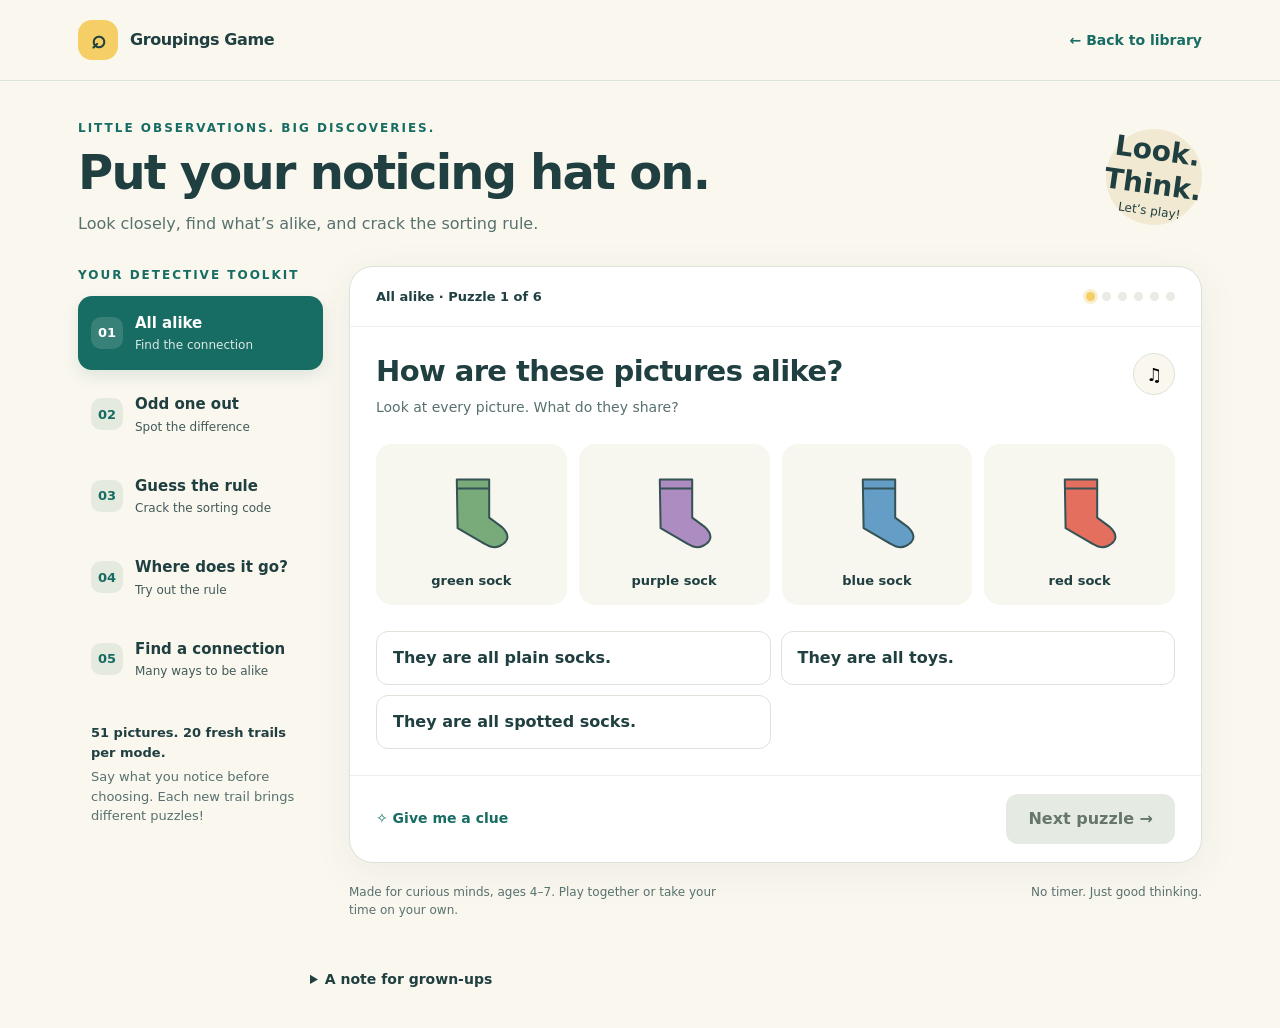
<file: apps/pattern-detectives.html>
<!DOCTYPE html>
<html lang="en">
<head>
<meta charset="UTF-8"><meta name="viewport" content="width=device-width, initial-scale=1">
<meta name="description" content="A playful picture game for noticing similarities, finding the odd one out, and discovering sorting rules.">
<title>Groupings Game • Look, think, sort!</title>
<style>
:root{--ink:#203f40;--muted:#57716f;--teal:#176c63;--cream:#faf7ef;--line:#dce3d9;--yellow:#f5cf65;--coral:#eaa28b}*{box-sizing:border-box}body{margin:0;background:var(--cream);color:var(--ink);font-family:'Segoe UI',system-ui,sans-serif;line-height:1.5}button,a,input{font:inherit}button{cursor:pointer}button,a{touch-action:manipulation}button:focus-visible,a:focus-visible,summary:focus-visible{outline:3px solid #c36a35;outline-offset:4px}button:disabled{cursor:default}header{border-bottom:1px solid var(--line)}.top{max-width:1180px;margin:auto;padding:20px 28px;display:flex;justify-content:space-between;align-items:center;gap:15px}.brand{font-weight:800;letter-spacing:-.4px;display:flex;align-items:center;gap:12px}.logo{width:40px;height:40px;display:grid;place-items:center;background:var(--yellow);border-radius:14px;font-size:25px}a{color:var(--teal)}.back{font-size:14px;text-decoration:none;font-weight:650}main{max-width:1180px;margin:auto;padding:38px 28px}.intro{display:flex;justify-content:space-between;align-items:center;gap:24px;margin-bottom:30px}.eyebrow{font-size:12px;letter-spacing:2px;font-weight:800;color:var(--teal);text-transform:uppercase}h1{font-size:clamp(30px,4vw,48px);letter-spacing:-1.8px;line-height:1.14;margin:8px 0 12px}p{margin:0}.intro p{color:var(--muted)}.badge{background:#f1e9d2;border-radius:50%;width:96px;height:96px;display:grid;place-content:center;text-align:center;flex-shrink:0;font-size:12px;transform:rotate(8deg)}.badge strong{font-size:28px;line-height:1.2}.layout{display:grid;grid-template-columns:245px minmax(0,1fr);gap:26px}aside .eyebrow{margin:0 0 12px}.mode{width:100%;text-align:left;display:flex;gap:12px;align-items:center;background:transparent;border:1px solid transparent;border-radius:14px;padding:15px 12px;margin-bottom:7px;color:var(--ink)}.mode:hover{background:#eeeee4}.mode.active{background:var(--teal);color:white;box-shadow:0 6px 16px #176c6320}.mode .num{width:32px;height:32px;border-radius:10px;background:#e5eadf;display:grid;place-items:center;flex-shrink:0;color:var(--teal);font-weight:800;font-size:13px}.mode.active .num{background:#ffffff25;color:white}.mode strong{display:block;font-size:15px}.mode small{display:block;font-size:12px;opacity:.85;margin-top:2px}.side-note{padding:20px 13px;color:var(--muted);font-size:13px}.side-note strong{display:block;color:var(--ink);margin-bottom:5px}.game{background:white;border:1px solid var(--line);border-radius:24px;overflow:hidden;box-shadow:0 10px 40px #233b3410}.game-top{display:flex;align-items:center;justify-content:space-between;padding:20px 26px;border-bottom:1px solid #edf0e9;gap:16px;font-size:13px;font-weight:700}.dots{display:flex;gap:7px}.dot{width:9px;height:9px;border-radius:50%;background:#e7ece4}.dot.done{background:var(--teal)}.dot.current{background:var(--yellow);box-shadow:0 0 0 3px #f9efd0}.stage{padding:26px}.prompt-row{display:flex;align-items:start;justify-content:space-between;gap:12px}h2{font-size:clamp(22px,3vw,29px);letter-spacing:-.6px;margin:0 0 8px;line-height:1.25}.sub{font-size:14px;color:var(--muted)}.icon-btn{border:1px solid var(--line);border-radius:50%;background:var(--cream);width:42px;height:42px;flex-shrink:0;font-size:18px}.picture-grid{display:grid;grid-template-columns:repeat(4,minmax(0,1fr));gap:12px;margin:26px 0}.object{background:#f7f7f0;border:2px solid transparent;border-radius:16px;padding:12px 8px;color:var(--ink);text-align:center;min-width:0}.object svg{display:block;width:100%;height:108px;margin:auto}.object span{display:block;font-size:13px;font-weight:650;margin-top:5px}.object.selectable:hover{border-color:#76aaa1;background:#eff7f2;transform:translateY(-3px)}.object.correct{border-color:var(--teal);background:#e7f4ed}.object.wrong{border-color:#c68059}.choices{display:grid;gap:10px;grid-template-columns:repeat(2,minmax(0,1fr));margin-top:22px}.choice{border:1.5px solid var(--line);border-radius:12px;background:white;text-align:left;padding:14px 16px;font-weight:650;color:var(--ink)}.choice:hover:not(:disabled){border-color:var(--teal);background:#f0f7f1}.choice.correct{border-color:var(--teal);background:#e7f4ed}.choice.wrong{border-color:#c68059;background:#fff2e8}.groups{display:grid;grid-template-columns:1fr 1fr;gap:14px;margin-top:24px}.group{border:1.5px dashed #a8c6ba;border-radius:16px;background:#f0f6ef;padding:13px}.group:nth-child(2){background:#fcf2e8;border-color:#dec5aa}.group-title{text-transform:uppercase;font-weight:800;font-size:12px;letter-spacing:1.5px}.group-items{display:flex;gap:5px;margin-top:8px}.group .object{background:transparent;padding:2px;flex:1}.group svg{height:82px}.group .object span{font-size:11px}.candidate{display:flex;justify-content:center;align-items:center;gap:22px;margin:20px 0 0}.candidate .object{width:135px;border:1px solid var(--line);background:#fffdf4}.candidate p{max-width:180px;font-size:14px;color:var(--muted)}.feedback{border-radius:12px;background:#eff6ed;margin-top:20px;padding:15px 17px;font-size:14px}.feedback.retry{background:#fff3e3}.feedback strong{display:block;margin-bottom:3px}.talk{font-size:13px;margin-top:10px;color:var(--muted)}.controls{border-top:1px solid #edf0e9;padding:18px 26px;display:flex;align-items:center;justify-content:space-between;gap:12px}.quiet{background:none;border:0;color:var(--teal);font-weight:700;padding:10px 0;font-size:14px}.primary{background:var(--teal);color:white;border:0;border-radius:12px;padding:13px 22px;font-weight:750}.primary:disabled{background:#e5eae3;color:#66766a}.primary:hover:not(:disabled){background:#10584f}.hint{font-size:14px;background:#fff8df;padding:13px 16px;border-radius:10px;margin-top:16px}.under{display:flex;justify-content:space-between;align-items:start;gap:20px;margin:20px 0;color:var(--muted);font-size:12px}.under p{max-width:380px}details{max-width:660px;margin:30px auto 0;color:var(--muted);font-size:14px}summary{cursor:pointer;color:var(--ink);font-weight:700}details p{margin-top:12px}#complete{text-align:center;padding:36px 12px}#complete .medal{font-size:60px}#complete h2{margin:14px 0}#complete p{max-width:400px;margin:0 auto 24px;color:var(--muted)}[hidden]{display:none!important}@media(max-width:800px){.layout{grid-template-columns:1fr}.modes{display:grid;grid-template-columns:repeat(4,1fr);gap:6px}.mode{display:block;text-align:center;padding:10px 5px;border-color:var(--line)}.mode .num{margin:0 auto 6px}.mode strong{font-size:12px}.mode small,.side-note,aside>.eyebrow{display:none}.intro{margin-bottom:22px}.badge{width:75px;height:75px}.game-top{padding:16px 20px}.stage{padding:22px}.layout{gap:12px}}@media(max-width:480px){main{padding:25px 14px}.top{padding:14px}.brand{font-size:14px}.back{font-size:12px}.intro p{font-size:14px}.badge{display:none}.picture-grid{grid-template-columns:repeat(2,minmax(0,1fr));gap:10px}.object svg{height:92px}.stage{padding:20px 16px}.choices{grid-template-columns:1fr}.groups{gap:8px}.group{padding:10px 6px}.group-items{flex-wrap:wrap}.group .object{flex:1 1 42%}.group svg{height:64px}.controls{padding:16px}.under{display:block}.under p{margin-bottom:8px}}@media(prefers-reduced-motion:reduce){*{transform:none!important;scroll-behavior:auto!important}}
</style>
<style>
.object[aria-pressed="true"]{border-color:var(--teal);background:#e5f3ec;box-shadow:0 0 0 2px #176c6320}.object[data-common]{position:relative}.object[data-common]::after{content:'+';position:absolute;right:9px;top:5px;font-weight:800;color:var(--teal)}.object[data-common][aria-pressed="true"]::after{content:'✓'}.selection-tools{display:flex;align-items:center;gap:14px;flex-wrap:wrap}.selection-tools .sub{margin-right:auto}.common-actions{display:flex;gap:20px;flex-wrap:wrap}.common-note{font-size:13px;color:var(--muted);margin-top:12px}.picture-grid.common-grid{margin-bottom:16px}@media(min-width:481px) and (max-width:800px){.modes{grid-template-columns:repeat(5,minmax(0,1fr))}}@media(max-width:480px){.modes{grid-template-columns:repeat(3,minmax(0,1fr))}.selection-tools{gap:10px}.selection-tools .primary{width:100%}}
</style>
</head>
<body>
<header><div class="top"><div class="brand"><span class="logo" aria-hidden="true">⌕</span> Groupings Game</div><a class="back" href="../index.html">← Back to library</a></div></header>
<main>
<section class="intro"><div><div class="eyebrow">Little observations. Big discoveries.</div><h1>Put your noticing hat on.</h1><p>Look closely, find what’s alike, and crack the sorting rule.</p></div><div class="badge"><strong>Look.<br>Think.</strong>Let’s play!</div></section>
<div class="layout"><aside><div class="eyebrow">Your detective toolkit</div><nav class="modes" aria-label="Game modes" id="modes"></nav><div class="side-note"><strong>51 pictures. 20 fresh trails per mode.</strong>Say what you notice before choosing. Each new trail brings different puzzles!</div></aside>
<div><section class="game" aria-label="Picture game"><div class="game-top"><span id="round-label"></span><div class="dots" id="dots" aria-hidden="true"></div></div><div class="stage" id="stage"></div><div class="controls" id="controls"><button class="quiet" id="hint-button">✧ Give me a clue</button><button class="primary" id="next" disabled>Next puzzle →</button></div></section><div class="under"><p>Made for curious minds, ages 4–7. Play together or take your time on your own.</p><span>No timer. Just good thinking.</span></div></div></div>
<details><summary>A note for grown-ups</summary><p>Inspired by collecting objects by likeness and sorting everyday objects. Each mode has 120 different puzzles, served as six-puzzle trails: 20 plays per mode before puzzles repeat. There are 51 kinds of pictures, with different colors, sizes, shapes, patterns, and uses. Familiar rules return with different objects, so children practice noticing instead of memorizing a picture or button position.</p><p id="save-note">Your browser remembers which puzzles it has dealt, including after refreshes. After all 120 puzzles in a mode have been dealt, that mode starts a newly shuffled deck. Clearing browser data resets this history.</p><p>Read object names together, or use the speaker button for prompts and choices when your browser supports speech. Ask your child to describe what they see before reading the choices. The first four modes use one intended rule, but a different explanation can be thoughtful too. In Find a connection, select any two or more objects that share a feature. A collection has several valid groupings: pairs and larger groups count, and you can keep finding new connections in the same collection. Compare how your chosen objects differ, then try adding one more. Use “I have another connection” to discuss an idea the game does not recognize with a grown-up. Ask “What makes you think that?” and use “We found another way!” to discuss an alternative and move on. There are no lost points or time limits.</p><p>Keep exploring away from the screen: collect safe household items, sort them two ways, and invite your child to invent a rule for you to guess.</p></details>
</main>
<script>
'use strict';
// Original, portable SVG illustrations: no external images, fonts, or services.
const colors={red:'#e56f5f',blue:'#649dc6',yellow:'#efc454',green:'#79aa7a',purple:'#ac8cc1',orange:'#ed9a52',pink:'#e798b7',white:'#fffdf5'};
const O=(kind,color='red',size='normal',pattern=false)=>({kind,color,size,pattern});
const names={apple:'apple',ball:'ball',cup:'cup',car:'car',sock:'sock',book:'book',crayon:'crayon',spoon:'spoon',fork:'fork',brush:'paintbrush',banana:'banana',pear:'pear',block:'block',bowl:'bowl',strawberry:'strawberry',orange:'orange',grapes:'grapes',cat:'cat',dog:'dog',fish:'fish',bird:'bird',butterfly:'butterfly',snail:'snail',shirt:'shirt',hat:'hat',shoe:'shoe',mitten:'mitten',bus:'bus',train:'train',boat:'sailboat',plane:'airplane',drum:'drum',guitar:'guitar',bell:'bell',trumpet:'trumpet',flower:'flower',tree:'tree',leaf:'leaf',mushroom:'mushroom',pencil:'pencil',palette:'paint palette',teapot:'teapot',plate:'plate',kite:'kite',teddy:'teddy bear',circle:'circle',square:'square',triangle:'triangle',star:'star',heart:'heart',diamond:'diamond'};
function label(o){return `${o.size==='small'?'Small ':o.size==='big'?'Big ':''}${o.pattern===true?'spotted ':o.pattern?o.pattern+' ':''}${o.color} ${names[o.kind]}`;}
function art(o){const c=colors[o.color],shape={
apple:`<path d="M61 40C37 25 20 45 25 70c5 24 21 31 35 23 17 8 32-2 36-25 4-23-13-38-35-28Z" fill="${c}"/><path d="M60 40l4-19"/><path d="M65 30q22 1 23-15-19-5-23 15" fill="#79aa7a"/>`,
ball:`<circle cx="60" cy="61" r="37" fill="${c}"/><path d="M28 44q36 9 50 47M28 81q25-40 61-43M55 25q-10 40 36 57" fill="none" stroke="#fffdf5" stroke-width="4"/>`,
cup:`<path d="M83 41h12c23 0 20 35-11 35" fill="none" stroke="${c}" stroke-width="11"/><path d="M27 35h58v46q0 17-29 17T27 81Z" fill="${c}"/><ellipse cx="56" cy="35" rx="29" ry="7" fill="#fffdf5"/>`,
car:`<path d="M14 62l16-6 14-24h34l16 25 13 6v22H14Z" fill="${c}"/><path d="M45 39h12v18H34ZM64 39h10l12 18H64Z" fill="#e6f4f2"/><circle cx="34" cy="85" r="12" fill="#355354"/><circle cx="88" cy="85" r="12" fill="#355354"/><circle cx="34" cy="85" r="4" fill="#fffdf5"/><circle cx="88" cy="85" r="4" fill="#fffdf5"/>`,
sock:`<path d="M42 20h40v47l15 11q16 15-2 24c-9 4-16-1-26-7L43 80Z" fill="${c}"/><path d="M43 31h38" fill="none"/>`,
book:`<path d="M26 26l57-7 12 12v66l-62 8-7-10Z" fill="${c}"/><path d="M33 94l54-6v10l-54 7Z" fill="#fffdf5"/><path d="M35 29v56M47 44l26-3M47 53l18-2" fill="none" stroke="#fffdf5" stroke-width="4"/>`,
crayon:`<g transform="rotate(30 60 60)"><path d="M48 35l12-23 12 23v60H48Z" fill="${c}"/><path d="M48 49h24v30H48Z" fill="#fffdf5"/><path d="M52 29h16M48 88h24"/><path d="M56 60h8" stroke="${c}" stroke-width="4"/></g>`,
spoon:`<g transform="rotate(25 60 60)"><ellipse cx="60" cy="32" rx="19" ry="24" fill="${c}"/><path d="M55 53h10l3 46q-8 12-16 0Z" fill="${c}"/></g>`,
fork:`<g transform="rotate(20 60 60)"><path d="M43 13v30q0 13 12 13v44q5 9 11 0V56q12 0 12-13V13M54 13v26M66 13v26" fill="none" stroke="${c}" stroke-width="9"/></g>`,
brush:`<g transform="rotate(28 60 60)"><path d="M53 48h14l-2 55q-5 7-10 0Z" fill="${c}"/><path d="M48 34h24v20H48Z" fill="#becdca"/><path d="M48 34q-5-21 12-26 17 5 12 26Z" fill="#936147"/></g>`,
banana:`<path d="M29 28q7 58 65 34-13 45-49 27Q16 74 23 32Z" fill="${c}"/><path d="M29 28l-4-10M91 62l6-8M29 42q9 44 49 37" fill="none"/>`,
pear:`<path d="M61 25c-17 0-13 20-24 33-24 31-3 48 24 48s45-19 21-48C72 45 78 25 61 25Z" fill="${c}"/><path d="M61 25l6-16"/><path d="M67 20q21 0 18-12-14-1-18 12Z" fill="#79aa7a"/>`,
block:`<path d="M24 36l38-18 36 19v49l-37 19-37-20Z" fill="${c}"/><path d="M24 36l37 18 37-17M61 54v51" fill="none"/>`,
bowl:`<path d="M18 49h84q-3 44-42 44T18 49Z" fill="${c}"/><ellipse cx="60" cy="49" rx="42" ry="9" fill="#fffdf5"/>`,
strawberry:`<path d="M30 42Q60 24 90 42q-3 35-30 60Q33 77 30 42Z" fill="${c}"/><path d="M60 40L39 24l18 4 7-15 4 16 18-5-13 17" fill="#79aa7a"/><path d="M43 52l2 4m20-7 2 4m12 7-2 4m-24 0 2 4m10 8-2 4" fill="none" stroke="#fffdf5" stroke-width="3"/>`,
orange:`<circle cx="60" cy="65" r="35" fill="${c}"/><path d="M60 30l3-13M64 26q20 0 22-13-19-2-22 13Z" fill="#79aa7a"/><path d="M39 56l1 1m9 23 1 1m28-20 1 1" fill="none"/>`,
grapes:`<path d="M60 23l8-13m-8 14q17-15 29-3-10 12-29 3" fill="#79aa7a"/><g fill="${c}"><circle cx="44" cy="39" r="14"/><circle cx="72" cy="39" r="14"/><circle cx="30" cy="61" r="14"/><circle cx="58" cy="61" r="14"/><circle cx="86" cy="61" r="14"/><circle cx="44" cy="83" r="14"/><circle cx="72" cy="83" r="14"/><circle cx="58" cy="102" r="12"/></g>`,
cat:`<path d="M26 50l1-30 25 15h17l24-15v30q20 53-33 53T26 50Z" fill="${c}"/><path d="M39 62h1m39 0h1" stroke-width="6"/><path d="M54 75h12l-6 7Zm-1 11-10 5m24-5 10 5M18 70l23 4m-22 9 22-2m60-11-23 4m22 9-22-2" fill="none"/>`,
dog:`<path d="M31 43Q60 18 89 43l3 40q-30 38-64 0Z" fill="${c}"/><path d="M33 38Q6 29 12 74q12 16 22-12m52-24q28-9 22 36-12 16-22-12" fill="${c}"/><path d="M43 60h1m31 0h1" stroke-width="6"/><ellipse cx="60" cy="81" rx="16" ry="12" fill="#fffdf5"/><path d="M55 76h10l-5 6Zm5 6v8"/>`,
fish:`<path d="M29 60Q61 16 92 60 61 104 29 60L10 39v42Z" fill="${c}"/><circle cx="76" cy="53" r="3" fill="#355354"/><path d="M52 46l-3 28 16-12M81 73l8-5" fill="none"/>`,
bird:`<path d="M35 56q-5-38 25-38 28 0 25 37l20 6-22 9q-13 30-46 21L14 66Z" fill="${c}"/><path d="M58 52Q27 55 44 76q17 5 25-9M46 93v12m21-13v13" fill="none"/><circle cx="69" cy="38" r="3" fill="#355354"/>`,
butterfly:`<path d="M58 56Q5 2 13 58l20 8q-29 48 23 23Zm4 0q53-54 45 2l-20 8q29 48-23 23Z" fill="${c}"/><path d="M59 43v55M56 43 45 27m18 16 11-16" fill="none" stroke-width="5"/><circle cx="32" cy="47" r="8" fill="#fffdf5"/><circle cx="88" cy="47" r="8" fill="#fffdf5"/>`,
snail:`<path d="M18 84h63V59q18-15 23 2v29q-6 13-33 13H23Z" fill="#c6d5ab"/><circle cx="47" cy="65" r="31" fill="${c}"/><path d="M47 65q-14-8-17 7 0 21 23 15 28-10 12-33-12-16-28-6M86 57V40m12 18 5-15" fill="none"/><circle cx="86" cy="39" r="3"/><circle cx="104" cy="41" r="3"/>`,
shirt:`<path d="M40 22l-25 22 14 19 13-9v48h38V54l13 9 14-19-26-22-12 10H52Z" fill="${c}"/><path d="M49 25q10 21 23 0" fill="none"/>`,
hat:`<path d="M32 74l9-42q19-14 38 0l10 42Z" fill="${c}"/><path d="M20 73h81q10 20-40 20T20 73Z" fill="${c}"/><path d="M36 59h48v14H33Z" fill="#fffdf5"/>`,
shoe:`<path d="M23 41h29l16 25 28 6q15 4 12 26H19V69Z" fill="${c}"/><path d="M19 90h89M51 53l15-6M57 63l16-6M65 72l15-6" fill="none"/>`,
mitten:`<path d="M40 83V30q13-24 28 0l4 26 11-13q19-8 18 11L83 88v16H40Z" fill="${c}"/><path d="M41 88h41v14H41Z" fill="#fffdf5"/>`,
bus:`<rect x="12" y="29" width="96" height="59" rx="9" fill="${c}"/><path d="M23 39h17v22H23Zm26 0h17v22H49Zm26 0h20v37H75Z" fill="#e6f4f2"/><circle cx="32" cy="89" r="11" fill="#355354"/><circle cx="88" cy="89" r="11" fill="#355354"/>`,
train:`<path d="M21 24h32v45h40V49h12v40H14V69h7Z" fill="${c}"/><path d="M29 33h16v21H29Z" fill="#e6f4f2"/><path d="M65 69V36h13v33Z" fill="${c}"/><circle cx="33" cy="91" r="13" fill="#355354"/><circle cx="65" cy="91" r="11" fill="#355354"/><circle cx="94" cy="91" r="11" fill="#355354"/><path d="M70 25q-12-14 4-17" fill="none"/>`,
boat:`<path d="M15 80h91L89 102H35Z" fill="${c}"/><path d="M59 13v67M54 20 23 70h31Zm11 12v38h32Z" fill="${c}"/><path d="M10 110q10-8 20 0t20 0 20 0 20 0 20 0" fill="none" stroke="#649dc6"/>`,
plane:`<path d="M54 13q6-10 12 0l3 33 36 24v10L68 67v24l15 13v7l-23-8-23 8v-7l15-13V67L15 80V70l36-24Z" fill="${c}"/>`,
drum:`<path d="M23 40h74v49q-37 26-74 0Z" fill="${c}"/><ellipse cx="60" cy="40" rx="37" ry="12" fill="#fffdf5"/><path d="M24 49l17 43 19-39 20 39 16-43M22 14l54 18M96 13 45 31" fill="none"/>`,
guitar:`<g transform="rotate(23 60 60)"><path d="M48 56q-25-13-24 9 0 12 10 15-14 29 18 32 32-3 19-32 10-3 10-15 0-22-24-9Z" fill="${c}"/><path d="M49 12h14v57H49Z" fill="#c6a581"/><circle cx="56" cy="81" r="10" fill="#355354"/><path d="M54 16v82m5-82v82M45 19h22M45 29h22" fill="none" stroke-width="1.5"/></g>`,
bell:`<path d="M27 81q13-18 13-42 20-29 40 0 0 24 13 42Z" fill="${c}"/><ellipse cx="60" cy="81" rx="33" ry="7" fill="#fffdf5"/><path d="M57 25v-9h7v9M54 89q6 16 13 0" fill="${c}"/>`,
trumpet:`<path d="M18 53h49l31-23v58L67 66H18Z" fill="${c}"/><path d="M38 66v22h36V67M40 43v10m13-10v10M66 43v10" fill="none" stroke-width="7"/>`,
flower:`<path d="M60 56v52m0-20q-31 0-29-20 26-2 29 20m0 8q32 0 30-22-25-2-30 22" fill="#79aa7a"/><g fill="${c}"><circle cx="60" cy="23" r="16"/><circle cx="81" cy="40" r="16"/><circle cx="73" cy="62" r="16"/><circle cx="47" cy="62" r="16"/><circle cx="39" cy="40" r="16"/></g><circle cx="60" cy="43" r="15" fill="#efc454"/>`,
tree:`<path d="M53 63h16v45H53Z" fill="#b08259"/><path d="M60 11 28 47h15L18 77h84L77 47h15Z" fill="${c}"/>`,
leaf:`<path d="M23 96Q6 26 96 17q12 78-61 83Z" fill="${c}"/><path d="M18 107 82 33M40 84l-3-24m18 9 23 2m-10-18 1-18" fill="none"/>`,
mushroom:`<path d="M48 56h24l7 45q-19 10-38 0Z" fill="#fff5df"/><path d="M15 64Q19 8 60 13q41-5 45 51Z" fill="${c}"/><g fill="#fffdf5"><circle cx="41" cy="39" r="8"/><circle cx="73" cy="30" r="7"/><circle cx="84" cy="51" r="6"/></g>`,
pencil:`<g transform="rotate(30 60 60)"><path d="M49 30h22v64H49Z" fill="${c}"/><path d="M49 30 60 9l11 21Z" fill="#dfc8a2"/><path d="M57 15l3-6 3 6Z"/><path d="M49 94h22v13H49Z" fill="#e798b7"/><path d="M60 32v58" fill="none"/></g>`,
palette:`<path d="M96 72q24-39-20-52Q24 2 14 53q-5 42 45 51 24 4 20-16-1-12 17-16Z" fill="${c}"/><ellipse cx="75" cy="48" rx="9" ry="12" fill="#fffdf5"/><circle cx="43" cy="34" r="8" fill="#649dc6"/><circle cx="29" cy="57" r="8" fill="#efc454"/><circle cx="43" cy="82" r="8" fill="#79aa7a"/>`,
teapot:`<path d="M86 48q33-17 23 20-5 14-23 12M35 49 11 35l15 38 13 8" fill="${c}"/><ellipse cx="61" cy="69" rx="33" ry="29" fill="${c}"/><path d="M36 43q25-19 50 0ZM58 30v-9h8v9" fill="${c}"/>`,
plate:`<circle cx="60" cy="60" r="44" fill="${c}"/><circle cx="60" cy="60" r="32" fill="#fffdf5"/><circle cx="60" cy="60" r="26" fill="none" stroke="${c}"/>`,
kite:`<path d="M60 10 95 49 60 86 25 49Z" fill="${c}"/><path d="M60 10v76M25 49h70M60 86q-19 14 0 23t0 10" fill="none"/><path d="M50 98l17-5v12Z" fill="${c}"/>`,
teddy:`<g fill="${c}"><circle cx="35" cy="29" r="15"/><circle cx="85" cy="29" r="15"/><ellipse cx="60" cy="78" rx="27" ry="30"/><ellipse cx="27" cy="73" rx="12" ry="20"/><ellipse cx="93" cy="73" rx="12" ry="20"/><circle cx="39" cy="103" r="13"/><circle cx="81" cy="103" r="13"/><circle cx="60" cy="42" r="28"/></g><ellipse cx="60" cy="53" rx="14" ry="11" fill="#fffdf5"/><path d="M47 35h1m24 0h1M57 49h6l-3 5Z" stroke-width="4"/>`,
circle:`<circle cx="60" cy="60" r="40" fill="${c}"/>`,
square:`<rect x="23" y="23" width="74" height="74" rx="3" fill="${c}"/>`,
triangle:`<path d="M60 16 105 99H15Z" fill="${c}"/>`,
star:`<path d="M60 10 74 41 109 45 83 69 90 105 60 87 30 105 37 69 11 45 46 41Z" fill="${c}"/>`,
heart:`<path d="M60 102Q4 65 18 34q17-25 42-1 25-24 42 1 14 31-42 68Z" fill="${c}"/>`,
diamond:`<path d="M60 12 99 60 60 108 21 60Z" fill="${c}"/>`
};const decoration=o.pattern==='striped'?'<path d="M44 43h36M44 57h36M49 75l34 14" fill="none" stroke="#355354" stroke-width="5"/>':o.pattern?'<g fill="#355354" stroke="none"><circle cx="55" cy="45" r="4"/><circle cx="70" cy="61" r="4"/><circle cx="54" cy="73" r="4"/><circle cx="79" cy="86" r="4"/></g>':'';const scale=o.size==='small'?.62:o.size==='big'?1.04:.9;return `<svg viewBox="0 0 120 120" aria-hidden="true" focusable="false"><g stroke="#355354" stroke-width="2.5" stroke-linejoin="round" stroke-linecap="round" transform="translate(60 60) scale(${scale}) translate(-60 -60)">${shape[o.kind]}${decoration}</g></svg>`;}
// A reproducible bank lets saved decks survive refreshes without repeating puzzles.
const TRAIL_LENGTH=6, BANK_SIZE=120, DECK_KEY='pattern-detectives-decks-v2';
const categories={
  fruit:{title:'fruit',kinds:['apple','pear','banana','strawberry','orange','grapes']},
  animals:{title:'animals',kinds:['cat','dog','fish','bird','butterfly','snail']},
  clothes:{title:'things we wear',kinds:['sock','shirt','hat','shoe','mitten']},
  vehicles:{title:'vehicles',kinds:['car','bus','train','boat','plane']},
  art:{title:'art tools',kinds:['crayon','brush','pencil','palette']},
  kitchen:{title:'things for eating or drinking',kinds:['spoon','fork','cup','bowl','plate','teapot']},
  music:{title:'musical instruments',kinds:['drum','guitar','bell','trumpet']},
  nature:{title:'things that grow',kinds:['flower','tree','leaf','mushroom']},
  toys:{title:'toys',kinds:['ball','block','kite','teddy']}
};
const palette=Object.keys(colors).filter(c=>c!=='white');
const shapes=['circle','square','triangle','star','heart','diamond'];
const kinds=Object.keys(names);
const patternName=p=>p||'plain';
function seeded(seed){return()=>{seed|=0;seed=seed+0x6D2B79F5|0;let t=Math.imul(seed^seed>>>15,1|seed);t=t+Math.imul(t^t>>>7,61|t)^t;return((t^t>>>14)>>>0)/4294967296;};}
function shuffle(items,rng=Math.random){const a=[...items];for(let i=a.length-1;i>0;i--){const j=Math.floor(rng()*(i+1));[a[i],a[j]]=[a[j],a[i]];}return a;}
function pick(a,rng){return a[Math.floor(rng()*a.length)];}
function sample(a,n,rng){return shuffle(a,rng).slice(0,n);}
function picture(kind,rng,changes={}){return {...O(kind,pick(palette,rng)),...changes};}
const rules=[
  ...palette.map(color=>({id:'color-'+color,text:`They are all ${color}.`,test:o=>o.color===color,pool:rng=>kinds.map(k=>picture(k,rng,{color})),hint:'Look at the main color of each object.'})),
  ...Object.entries(categories).map(([id,g])=>({id:'category-'+id,text:`They are all ${g.title}.`,test:o=>g.kinds.includes(o.kind),pool:rng=>g.kinds.map(k=>picture(k,rng)),hint:'Think about what these objects are or what we do with them.'})),
  ...['big','small'].map(size=>({id:'size-'+size,text:`They are all ${size}.`,test:o=>o.size===size,pool:rng=>kinds.map(k=>picture(k,rng,{size})),hint:'Compare how much space the pictures take up.'})),
  ...['spotted','striped',false].map(pattern=>({id:'pattern-'+patternName(pattern),text:`They are all ${patternName(pattern)} socks.`,test:o=>o.kind==='sock'&&o.pattern===pattern,pool:rng=>palette.map(color=>O('sock',color,'normal',pattern)),hint:'Look closely at the designs on the socks.'})),
  ...shapes.map(kind=>({id:'shape-'+kind,text:`They are all ${kind==='heart'?'hearts':kind+'s'}.`,test:o=>o.kind===kind,pool:rng=>palette.map(color=>O(kind,color)),hint:'Look at the outlines. What shape can you name?'}))
];
function objectKey(o){return [o.kind,o.color,o.size,o.pattern||'plain'].join(':');}
function puzzleKey(r){const group=a=>a.map(objectKey).sort().join('|');return r.items?`${r.ruleId};${group(r.items)};${r.odd===undefined?'':objectKey(r.items[r.odd])}`:`${r.ruleId};${group(r.a)};${group(r.b)};${r.item?objectKey(r.item):''}`;}
function makeNoticing(i,rng,isOdd){const rule=rules[i%rules.length];let items=sample(rule.pool(rng),isOdd?3:4,rng);let outsider;
  if(isOdd){
    if(rule.id.startsWith('size-'))outsider=picture(pick(kinds,rng),rng,{size:rule.id==='size-big'?'small':'big'});
    else if(rule.id.startsWith('pattern-'))outsider=O('sock',pick(palette,rng),'normal',pick(['spotted','striped',false].filter(p=>!rule.test(O('sock','red','normal',p))),rng));
    else if(rule.id.startsWith('shape-'))outsider=picture(pick(shapes.filter(k=>!rule.test(O(k))),rng),rng);
    else outsider=picture(pick(kinds.filter(k=>!rule.test(O(k,rule.id.startsWith('color-')?'white':'red'))),rng),rng);
    // A color rule requires a genuinely different color, regardless of object kind.
    if(rule.id.startsWith('color-'))outsider.color=pick(palette.filter(c=>!rule.test(O(outsider.kind,c))),rng);
    items=shuffle([...items,outsider],rng);
  }
  const options=isOdd?[]:shuffle([rule.text,...sample(rules.filter(other=>other.id!==rule.id&&!items.every(other.test)),2,rng).map(other=>other.text)],rng);
  return {ruleId:rule.id,items,rule:rule.text,options,hint:rule.hint,explain:isOdd?`The ${label(outsider)} is the one that differs. The other three fit this rule: ${rule.text}`:rule.text+' Different objects can share a feature.',...(isOdd?{odd:items.indexOf(outsider)}:{})};
}
const pairKinds=['color','category','size','pattern','shape'];
function makeSorting(i,rng,placement){
  const family=pairKinds[i%pairKinds.length];let a,b,item,rule,hint,explain,acceptA,acceptB;const answer=i%3;
  if(family==='color'){
    const [x,y,z]=sample(palette,3,rng);const items=sample(kinds,7,rng);
    a=items.slice(0,3).map(k=>picture(k,rng,{color:x}));b=items.slice(3,6).map(k=>picture(k,rng,{color:y}));item=picture(items[6],rng,{color:[x,y,z][answer]});
    rule=`${x} things / ${y} things`;hint='Compare the main color of each group.';explain=`Group A has ${x} things. Group B has ${y} things.`;acceptA=o=>o.color===x;acceptB=o=>o.color===y;
  }else if(family==='category'){
    const [x,y,z]=sample(Object.values(categories),3,rng);a=sample(x.kinds,3,rng).map(k=>picture(k,rng));b=sample(y.kinds,3,rng).map(k=>picture(k,rng));const g=[x,y,z][answer];const used=[...a,...b].map(o=>o.kind);item=picture(pick(g.kinds.filter(k=>!used.includes(k)),rng),rng);
    rule=`${x.title} / ${y.title}`;hint='Think about what the objects are or what we use them for.';explain=`Group A has ${x.title}. Group B has ${y.title}.`;acceptA=o=>x.kinds.includes(o.kind);acceptB=o=>y.kinds.includes(o.kind);
  }else if(family==='size'){
    const kind=pick(['book','ball','block','cup','shirt','teddy','circle','star'],rng),sizes=shuffle(['big','small'],rng),cs=sample(palette,7,rng);
    a=cs.slice(0,3).map(c=>O(kind,c,sizes[0]));b=cs.slice(3,6).map(c=>O(kind,c,sizes[1]));item=O(answer===2?pick(kinds.filter(k=>k!==kind),rng):kind,cs[6],answer===2?'small':sizes[answer]);
    rule=`${sizes[0]} ${names[kind]} pictures / ${sizes[1]} ${names[kind]} pictures`;hint='Notice the kind of object AND its size.';explain=`Both groups contain ${names[kind]} pictures: ${sizes[0]} in A and ${sizes[1]} in B.`;acceptA=o=>o.kind===kind&&o.size===sizes[0];acceptB=o=>o.kind===kind&&o.size===sizes[1];
  }else if(family==='pattern'){
    const [x,y,z]=shuffle(['spotted','striped',false],rng),cs=sample(palette,7,rng);a=cs.slice(0,3).map(c=>O('sock',c,'normal',x));b=cs.slice(3,6).map(c=>O('sock',c,'normal',y));item=O('sock',cs[6],'normal',[x,y,z][answer]);
    rule=`${patternName(x)} socks / ${patternName(y)} socks`;hint='Look at the patterns on the socks, rather than their colors.';explain=`Group A has ${patternName(x)} socks. Group B has ${patternName(y)} socks.`;acceptA=o=>o.kind==='sock'&&o.pattern===x;acceptB=o=>o.kind==='sock'&&o.pattern===y;
  }else{
    const [x,y,z]=sample(shapes,3,rng),cs=sample(palette,7,rng);a=cs.slice(0,3).map(c=>O(x,c));b=cs.slice(3,6).map(c=>O(y,c));item=O([x,y,z][answer],cs[6]);
    rule=`${x} shapes / ${y} shapes`;hint='Trace the outlines with your finger. Compare their shapes.';explain=`Group A has ${x} shapes. Group B has ${y} shapes.`;acceptA=o=>o.kind===x;acceptB=o=>o.kind===y;
  }
  const decoys=[
    {text:'Things we wear / musical instruments',a:o=>categories.clothes.kinds.includes(o.kind),b:o=>categories.music.kinds.includes(o.kind)},
    {text:'Big books / small books',a:o=>o.kind==='book'&&o.size==='big',b:o=>o.kind==='book'&&o.size==='small'},
    {text:'Red things / blue things',a:o=>o.color==='red',b:o=>o.color==='blue'},
    {text:'Spotted socks / plain socks',a:o=>o.kind==='sock'&&o.pattern==='spotted',b:o=>o.kind==='sock'&&!o.pattern},
    {text:'Fruit / vehicles',a:o=>categories.fruit.kinds.includes(o.kind),b:o=>categories.vehicles.kinds.includes(o.kind)}
  ].filter(d=>!(a.every(d.a)&&b.every(d.b)));
  const options=shuffle([rule,...sample(decoys,2,rng).map(d=>d.text)],rng);
  const actual=acceptA(item)?0:acceptB(item)?1:2;
  if(actual!==answer)throw new Error('Invalid sorting candidate');
  if(placement)explain+=answer===2?` The ${label(item)} fits neither rule, so it belongs in neither group.`:` The ${label(item)} fits Group ${answer===0?'A':'B'}.`;
  return {ruleId:family+':'+rule,a:shuffle(a,rng),b:shuffle(b,rng),item,rule,options,hint,explain,answer,acceptA,acceptB};
}
// Activity 3: overlapping collections, with no single prescribed selection.
const connectionRules=[...rules,
  {id:'round',text:'They have a round shape.',test:o=>['circle','ball','orange','plate'].includes(o.kind)},
  {id:'long',text:'They have a long, narrow shape.',test:o=>['pencil','crayon','brush','spoon','fork'].includes(o.kind)},
  {id:'wheels',text:'They have wheels.',test:o=>['car','bus','train'].includes(o.kind)},
  {id:'fly',text:'They can fly.',test:o=>['bird','butterfly','plane','kite'].includes(o.kind)}
];
function sharedConnections(items){return items.length<2?[]:connectionRules.filter(rule=>items.every(rule.test));}
function makeCommon(i,rng){
  const category=Object.values(categories)[i%Object.keys(categories).length];
  const categoryKinds=sample(category.kinds,3,rng),shape=pick(shapes,rng),cs=sample(palette,7,rng);
  const others=sample(kinds.filter(k=>!category.kinds.includes(k)&&!shapes.includes(k)),3,rng);
  const items=[...categoryKinds.map((k,j)=>O(k,cs[j])),...others.map((k,j)=>O(k,cs[j===0?0:j+2])),O(shape,cs[5]),O(shape,cs[6])];
  if(i%3===0){items[0].size='small';items[3].size='small';items[1].size='big';items[4].size='big';}
  return {ruleId:'connections-'+category.title,items:shuffle(items,rng),hint:'Try finding two with the same color. Or look for things used in the same way, or matching shapes.',options:[]};
}
function buildBank(modeIndex){const rng=seeded(34191+modeIndex*1097),result=[],seen=new Set();let attempt=0;while(result.length<BANK_SIZE&&attempt<10000){const r=modeIndex===4?makeCommon(attempt,rng):modeIndex<2?makeNoticing(attempt,rng,modeIndex===1):makeSorting(attempt,rng,modeIndex===3);attempt++;const key=puzzleKey(r);if(seen.has(key))continue;seen.add(key);r.id=`${modeIndex}:${result.length}`;result.push(r);}if(result.length<BANK_SIZE)throw new Error('Puzzle bank is incomplete');return result;}
const banks=[0,1,2,3,4].map(buildBank);
let savedDecks={};let canSaveDecks=true;
try{const raw=JSON.parse(localStorage.getItem(DECK_KEY)||'{}');if(raw&&typeof raw==='object'&&!Array.isArray(raw))savedDecks=raw;}catch{canSaveDecks=false;}
function saveDecks(){try{localStorage.setItem(DECK_KEY,JSON.stringify(savedDecks));}catch{canSaveDecks=false;}}
function freshTrail(modeIndex){
  const bank=banks[modeIndex],valid=new Set(bank.map(r=>r.id));let saved=savedDecks[modeIndex];
  if(!saved||!Array.isArray(saved.remaining)||saved.remaining.some(id=>!valid.has(id))||new Set(saved.remaining).size!==saved.remaining.length)saved={remaining:[],cycle:0};
  if(saved.remaining.length<TRAIL_LENGTH){saved.remaining=shuffle(bank.map(r=>r.id));saved.cycle=(Number(saved.cycle)||0)+1;}
  // Prefer different rules within each trail; reserve every selected puzzle once.
  const ids=[],usedRules=new Set();
  for(const id of saved.remaining){const r=bank.find(p=>p.id===id);if(!usedRules.has(r.ruleId)){ids.push(id);usedRules.add(r.ruleId);}if(ids.length===TRAIL_LENGTH)break;}
  for(const id of saved.remaining){if(ids.length===TRAIL_LENGTH)break;if(!ids.includes(id))ids.push(id);}
  saved.remaining=saved.remaining.filter(id=>!ids.includes(id));savedDecks[modeIndex]=saved;saveDecks();
  return ids.map(id=>bank.find(r=>r.id===id));
}
const modes=[{name:'All alike',tag:'Find the connection',prompt:'How are these pictures alike?',sub:'Look at every picture. What do they share?'},{name:'Odd one out',tag:'Spot the difference',prompt:'Which object doesn’t belong?',sub:'Find three that go together. Tap the one that is different.'},{name:'Guess the rule',tag:'Crack the sorting code',prompt:'What’s our secret sorting rule?',sub:'Look inside both groups. How did we separate the objects?'},{name:'Where does it go?',tag:'Try out the rule',prompt:'Where does the new object belong?',sub:'Discover the rule, then find a home for the new object.'}].map(m=>({...m,data:[]}));
modes[0].data=freshTrail(0);
// Append the new mode so existing mode numbers and saved decks stay valid.
modes.push({name:'Find a connection',tag:'Many ways to be alike',prompt:'Which of these objects have something in common?',sub:'Tap two or more objects that go together. There is more than one good answer!',data:[]});
let selectedCommon=new Set(),foundCommon=new Set();
let mode=0,round=0,answered=false,complete=false,alternative=false,attempts=0;
const $=s=>document.querySelector(s),stage=$('#stage');
function object(o,selectable=false,i=0){return `<${selectable?'button':'div'} class="object${selectable?' selectable':''}" ${selectable?`data-odd="${i}" aria-label="${label(o)}"`:''}>${art(o)}<span>${label(o)}</span></${selectable?'button':'div'}>`;}
function render(){answered=false;complete=false;alternative=false;attempts=0;window.speechSynthesis?.cancel();$('#modes').innerHTML=modes.map((m,i)=>`<button class="mode ${i===mode?'active':''}" data-mode="${i}" aria-pressed="${i===mode}"><span class="num">0${i+1}</span><span><strong>${m.name}</strong><small>${m.tag}</small></span></button>`).join('');const m=modes[mode],r=m.data[round];if(!canSaveDecks)document.getElementById("save-note").textContent='Your browser is not saving puzzle history. Puzzles still do not repeat while this page stays open.';$('#round-label').textContent=`${m.name} · Puzzle ${round+1} of ${m.data.length}`;$('#dots').innerHTML=m.data.map((_,i)=>`<span class="dot ${i<round?'done':i===round?'current':''}"></span>`).join('');$('#controls').hidden=false;$('#next').disabled=true;$('#next').textContent=round===TRAIL_LENGTH-1?'Finish this trail →':'Next puzzle →';$('#hint-button').disabled=false;
stage.innerHTML=`<div class="prompt-row"><div><h2 tabindex="-1" id="question">${m.prompt}</h2><p class="sub">${m.sub}</p></div><button class="icon-btn" id="speak" aria-label="Read puzzle aloud" title="Read puzzle aloud">♫</button></div>`;
selectedCommon=new Set();foundCommon=new Set();
if(mode===4)stage.innerHTML+=`<div class="picture-grid common-grid" role="group" aria-label="Choose objects with something in common">${r.items.map((o,i)=>object(o,true,i).replace('data-odd=', 'aria-pressed="false" data-common=')).join('')}</div><div class="selection-tools"><span class="sub" id="selection-count" role="status" aria-live="polite">Choose at least 2 objects</span><button class="quiet" id="clear-common">Clear selection</button><button class="primary" id="check-common" disabled>Check connection</button></div><p class="common-note">You can choose a pair or a bigger group. You don’t have to find every matching object.</p>`;
else if(mode<2)stage.innerHTML+=`<div class="picture-grid">${r.items.map((o,i)=>object(o,mode===1,i)).join('')}</div>`;
else stage.innerHTML+=`<div class="groups">${[r.a,r.b].map((g,i)=>`<div class="group"><div class="group-title">Group ${i===0?'A':'B'}</div><div class="group-items">${g.map(o=>object(o)).join('')}</div></div>`).join('')}</div>`;
if(mode===3)stage.innerHTML+=`<div class="candidate"><p><strong>One more object…</strong><br>Look at the whole rule. It might fit neither group!</p>${object(r.item)}</div>`;
const options=mode===3?['Group A','Group B','Neither group']:r.options;
if(mode!==1&&mode!==4)stage.innerHTML+=`<div class="choices">${options.map((s,i)=>`<button class="choice" data-answer="${i}">${s}</button>`).join('')}</div>`;
stage.innerHTML+='<div id="hint" class="hint" hidden></div><div id="feedback" role="status" aria-live="polite" hidden></div><div id="discussion" class="talk" hidden></div><button class="quiet" id="another" hidden>We found another way! →</button>';
if(mode===4)stage.innerHTML+='<div class="common-actions"><button class="quiet" id="find-more" hidden>Find another group</button><button class="quiet" id="own-connection" hidden>I have another connection</button></div>';
if(!('speechSynthesis' in window))$('#speak').hidden=true;
}
function updateCommon(){
  stage.querySelectorAll('[data-common]').forEach(b=>b.setAttribute('aria-pressed',String(selectedCommon.has(Number(b.dataset.common)))));
  $('#selection-count').textContent=selectedCommon.size<2?`${selectedCommon.size} selected · choose at least 2`:`${selectedCommon.size} objects selected`;
  $('#check-common').disabled=selectedCommon.size<2;$('#own-connection').hidden=selectedCommon.size<2;
  $('#feedback').hidden=true;$('#discussion').hidden=true;$('#find-more').hidden=true;
}
function compareCommon(items){
  const different=[['color','color'],['kind','kind of object'],['size','size'],['pattern','pattern']].filter(([key])=>new Set(items.map(o=>o[key])).size>1).map(([,name])=>name);
  return different.length?`They differ in ${different.join(' and ')}. What else do you notice?`:'They share lots of features. How else could you describe them?';
}
function checkCommon(own=false){
  if(mode!==4||selectedCommon.size<2)return;
  const r=modes[mode].data[round],items=[...selectedCommon].map(i=>r.items[i]),connections=sharedConnections(items),feedback=$('#feedback');
  feedback.hidden=false;feedback.className='feedback';
  if(own){feedback.innerHTML='<strong>Tell someone your idea.</strong>Say “These go together because…” Ask your grown-up to talk through your connection with you. Different explanations can make sense.';}
  else if(connections.length){
    const key=[...selectedCommon].sort((a,b)=>a-b).join(',');foundCommon.add(key);
    feedback.innerHTML=`<strong>You found a connection!</strong>${connections.map(c=>c.text).join(' ')}<br>${foundCommon.size===1?'One group discovered':foundCommon.size+' different groups discovered'} — can you find another?`;
  }else{feedback.className='feedback retry';feedback.innerHTML='<strong>What connection did you notice?</strong>I haven’t spotted a shared color, use, shape, size, or pattern for all of these. Try a different selection, or use “I have another connection” to explain your idea aloud.';return;}
  answered=true;$('#next').disabled=false;$('#discussion').hidden=false;
  $('#discussion').textContent=`How are they different? ${compareCommon(items)} Can you add another object that shares your connection?`;
  $('#find-more').hidden=false;
}
function answer(i,button){if(answered||complete)return;const r=modes[mode].data[round];const correct=mode===1?r.odd:mode===3?r.answer:r.options.indexOf(r.rule);const ok=i===correct;attempts++;const f=$('#feedback');f.hidden=false;f.className='feedback'+(ok?'':' retry');if(ok){answered=true;button.classList.add('correct');stage.querySelectorAll('[data-answer],[data-odd]').forEach(b=>b.disabled=true);f.innerHTML=`<strong>Good noticing!</strong>${r.explain}`;$('#discussion').hidden=false;$('#discussion').textContent=mode===3?'Tell someone: “It belongs here because…”':'Talk it over: Could you find a different way to group these pictures?';$('#another').hidden=true;$('#next').disabled=false;}else{button.classList.add('wrong');f.innerHTML=`<strong>Let’s take another look.</strong>${r.hint} You can try again.`;$('#another').hidden=false;} }
function clue(){const r=modes[mode].data[round];$('#hint').hidden=false;$('#hint').textContent=r.hint;$('#hint-button').disabled=true;}
function finish(){complete=true;$('#controls').hidden=true;$('#dots').innerHTML=modes[mode].data.map(()=>'<span class="dot done"></span>').join('');$('#round-label').textContent='Trail complete';stage.innerHTML=`<div id="complete"><div class="medal" aria-hidden="true">✦</div><div class="eyebrow">Detective work, nicely done</div><h2 tabindex="-1" id="question">You explored six puzzles!</h2><p>You practiced ${['finding things that are alike','noticing what is different','discovering sorting rules','using a rule to sort something new','finding your own connections and comparing objects'][mode]}. What did you notice that surprised you?</p><button class="primary" id="continue">${mode===modes.length-1?'Start a new adventure':'Try '+modes[mode+1].name} →</button><br><button class="quiet" id="replay">Play a fresh trail</button></div>`;$('#question').focus();}
function speak(){const r=modes[mode].data[round];const options=mode===1?[]:mode===3?['Group A','Group B','Neither group']:r.options;const description=(mode<2||mode===4)?r.items.map(label).join(', '):'Group A: '+r.a.map(label).join(', ')+'. Group B: '+r.b.map(label).join(', ')+(mode===3?'. New object: '+label(r.item):'');const u=new SpeechSynthesisUtterance(modes[mode].prompt+'. '+description+'. '+(mode===4?'Choose two or more objects. You can find more than one connection.':options.join('. ')));u.rate=.85;window.speechSynthesis.cancel();window.speechSynthesis.speak(u);}
function startTrail(nextMode){mode=nextMode;round=0;modes[mode].data=freshTrail(mode);render();$('#question').focus();}
document.addEventListener('click',e=>{
  const b=e.target.closest('button');if(!b)return;
  if(b.dataset.mode!==undefined){const nextMode=Number(b.dataset.mode);if(nextMode!==mode||complete)startTrail(nextMode);}
  else if(b.dataset.common!==undefined){const i=Number(b.dataset.common);if(selectedCommon.has(i))selectedCommon.delete(i);else selectedCommon.add(i);updateCommon();}
  else if(b.id==='check-common')checkCommon();
  else if(b.id==='own-connection')checkCommon(true);
  else if(b.id==='clear-common'||b.id==='find-more'){selectedCommon.clear();updateCommon();stage.querySelector('[data-common]').focus();}
  else if(b.dataset.odd!==undefined)answer(Number(b.dataset.odd),b);
  else if(b.dataset.answer!==undefined)answer(Number(b.dataset.answer),b);
  else if(b.id==='hint-button')clue();
  else if(b.id==='speak')speak();
  else if(b.id==='another'){alternative=true;answered=true;$('#feedback').className='feedback';$('#feedback').innerHTML='<strong>Another way to think!</strong>Explain your rule aloud. Here is the rule this puzzle was using: '+modes[mode].data[round].explain;stage.querySelectorAll('[data-answer],[data-odd]').forEach(x=>x.disabled=true);b.hidden=true;$('#next').disabled=false;}
  else if(b.id==='next'&&answered){if(round===TRAIL_LENGTH-1)finish();else{round++;render();$('#question').focus();}}
  else if(b.id==='continue')startTrail((mode+1)%modes.length);
  else if(b.id==='replay')startTrail(mode);
});
window.addEventListener('pagehide',()=>window.speechSynthesis?.cancel());render();
</script>
</body>
</html>
</file>
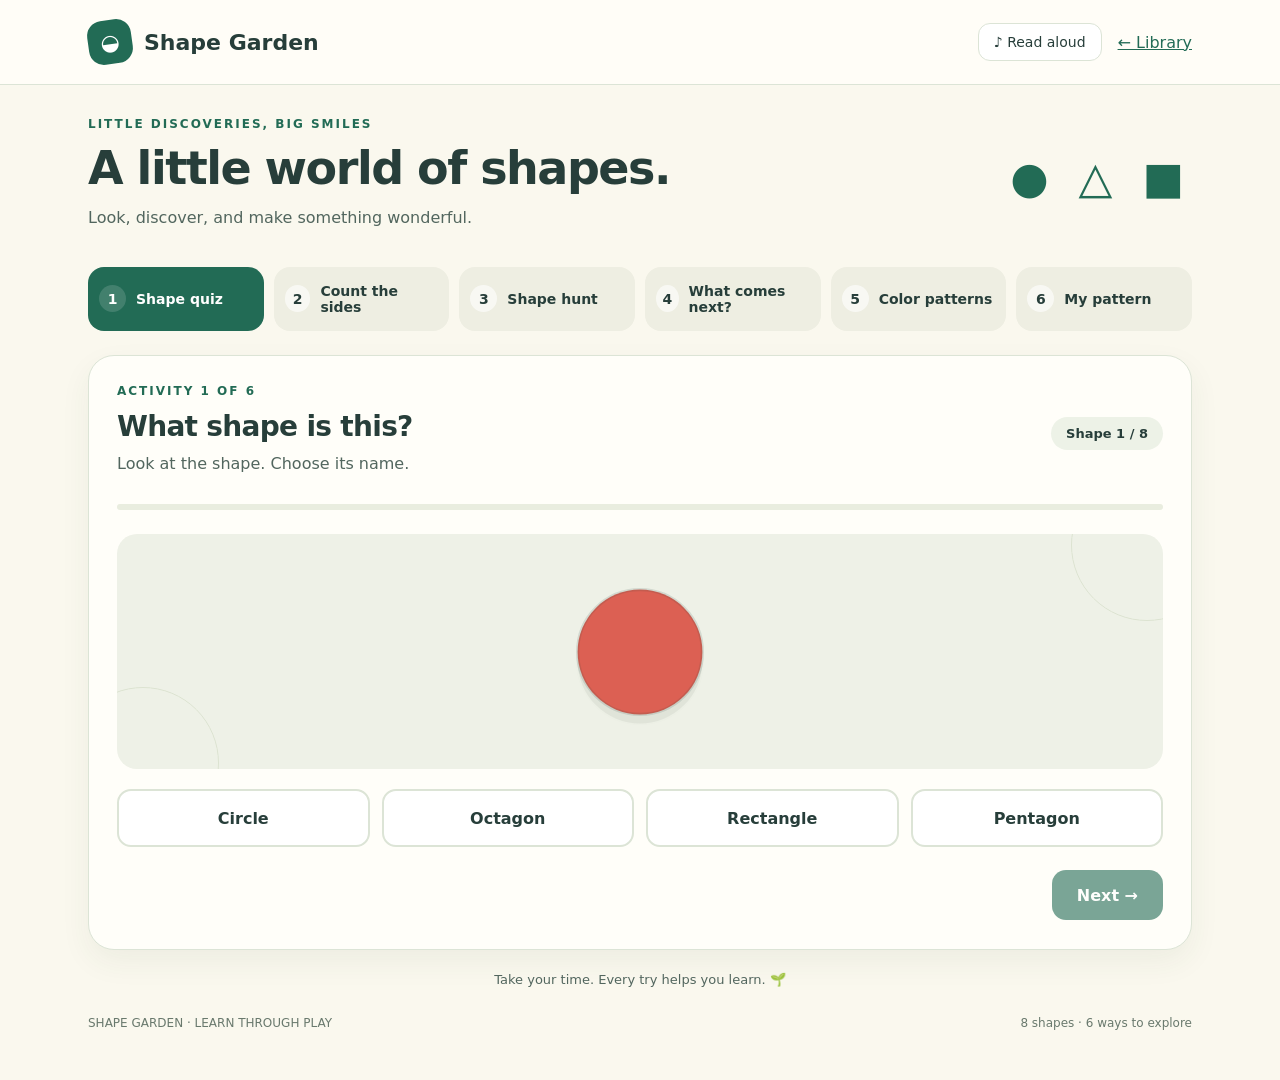
<file: apps/shape-garden.html>
<!doctype html>
<html lang="en">
<head>
<meta charset="utf-8"><meta name="viewport" content="width=device-width,initial-scale=1">
<title>Shape Garden • Learn & Play</title>
<style>
:root{--ink:#273e3a;--green:#226b55;--soft:#e6efe4;--cream:#faf8ee;--line:#dce4d6;--gold:#edb946}*{box-sizing:border-box}body{margin:0;background:var(--cream);color:var(--ink);font-family:ui-rounded,'Trebuchet MS',system-ui,sans-serif}button,select{font:inherit}button,a,select{-webkit-tap-highlight-color:transparent}button{cursor:pointer;color:inherit}button:disabled{cursor:default;opacity:.6}button:focus-visible,a:focus-visible,select:focus-visible,[tabindex]:focus-visible{outline:4px solid #8c57c3;outline-offset:4px}header{border-bottom:1px solid var(--line);background:#fffdf7}.top{max-width:1160px;margin:auto;padding:20px 28px;display:flex;justify-content:space-between;align-items:center;gap:16px}.brand{display:flex;gap:12px;align-items:center;font-size:22px;font-weight:900}.logo{display:grid;place-items:center;background:var(--green);color:white;width:44px;height:44px;border-radius:15px;transform:rotate(-8deg)}a{color:var(--green)}.tools{display:flex;gap:16px;align-items:center}.small{font-size:14px}.quiet{background:white;border:1px solid var(--line);border-radius:12px;padding:10px 15px}.wrap{max-width:1160px;margin:auto;padding:32px 28px 50px}.eyebrow{text-transform:uppercase;letter-spacing:2px;font-size:12px;font-weight:bold;color:var(--green)}.intro{display:flex;justify-content:space-between;align-items:center;gap:20px;margin-bottom:28px}h1{font-size:clamp(30px,4vw,46px);letter-spacing:-1.5px;margin:10px 0}p{line-height:1.6;margin:8px 0;color:#52665e}.garden{font-size:44px;letter-spacing:8px;color:var(--green)}nav{display:grid;grid-template-columns:repeat(6,1fr);gap:10px;margin-bottom:24px}.tab{background:#eeeee2;border:1px solid transparent;border-radius:16px;padding:15px 10px;text-align:left;font-size:14px;font-weight:bold;display:flex;align-items:center;gap:10px}.tab span{border-radius:50%;width:27px;height:27px;display:grid;place-items:center;background:#fff9}.tab.active{background:var(--green);color:white}.tab.active span{background:#ffffff25}.panel{background:#fffef9;border:1px solid var(--line);border-radius:26px;padding:28px;box-shadow:0 12px 30px #294c3510}.panelhead{display:flex;justify-content:space-between;gap:15px;align-items:center}.pill{background:#edf2e7;padding:9px 15px;border-radius:30px;font-size:13px;font-weight:bold;white-space:nowrap}h2{font-size:28px;margin:12px 0 5px;letter-spacing:-.7px}.progress{height:6px;background:#e9eddf;margin:20px 0 24px;border-radius:10px;overflow:hidden}.progress i{display:block;height:100%;background:var(--green);transition:width .3s}.stage{background:#eef1e7;border-radius:20px;min-height:235px;display:grid;place-items:center;position:relative;overflow:hidden}.stage:before,.stage:after{content:'';width:150px;height:150px;border:1px solid #dce3d1;border-radius:50%;position:absolute;pointer-events:none}.stage:before{left:-50px;bottom:-70px}.stage:after{right:-60px;top:-65px}.stage .shape{width:160px;height:160px;filter:drop-shadow(0 9px 0 #243e3012)}.shape{width:56px;height:56px;display:block;flex-shrink:0}.answers{display:grid;grid-template-columns:repeat(4,1fr);gap:12px;margin-top:20px}.answer{min-height:58px;border:2px solid var(--line);border-radius:14px;background:white;font-weight:bold}.answer:hover,.quiet:hover{border-color:var(--green);background:#eff5ed}.answer.correct{background:#dcefdc;border-color:#3c8558}.answer.wrong{background:#fff0df;border-color:#d89043}.bottom{display:flex;justify-content:space-between;align-items:center;gap:16px;margin-top:22px;min-height:52px}.feedback{font-weight:bold;color:var(--green);line-height:1.5}.primary{background:var(--green);border:0;color:white;padding:15px 25px;border-radius:14px;font-weight:bold;min-height:50px}.primary:hover{background:#17523f}.help{text-align:center;font-size:13px;margin-top:20px}.sequence{display:flex;gap:12px;align-items:center;justify-content:center;flex-wrap:wrap;padding:24px 8px}.tile,.slot{width:84px;height:90px;border-radius:15px;background:white;border:2px solid var(--line);display:flex;align-items:center;justify-content:center;flex-direction:column;gap:4px;position:relative}.tile small,.slot small{font-size:10px}.slot{border:2px dashed #94ac98;background:#f8faef;cursor:pointer;font-weight:bold;font-size:24px}.slot.selected{outline:3px solid var(--green);outline-offset:3px}.slot.filled{border-style:solid;background:white}.slot.over{background:#dcebd8}.pattern-answer{display:flex;align-items:center;justify-content:center;gap:12px;padding:12px}.bank{display:flex;justify-content:center;gap:10px;flex-wrap:wrap;background:#f0f2e8;border-radius:18px;padding:18px}.piece{display:grid;place-items:center;gap:3px;background:white;border:2px solid transparent;border-radius:12px;padding:8px;min-width:65px;min-height:78px;touch-action:none}.piece small{font-size:10px}.piece:hover{border-color:var(--green)}.piece.chosen{border-color:var(--green);background:#dff1dc}.piece.used{opacity:.25}.bank .shape{width:43px;height:43px}.label{font-weight:bold;font-size:14px;margin:22px 0 10px}.controls{display:flex;align-items:center;gap:10px;flex-wrap:wrap;margin:18px 0}select{padding:10px;border:1px solid var(--line);border-radius:10px;background:white;max-width:100%}.scene{display:block;width:100%;height:auto;max-height:430px;border-radius:20px;background:#dff0ed}.scene [role=button]{cursor:pointer;outline:none}.scene [role=button]:hover,.scene [role=button]:focus-visible{filter:drop-shadow(0 0 5px #274e42);stroke:#273e3a;stroke-width:4}.scene [data-found=true]{opacity:.45;stroke:#226b55;stroke-width:5;stroke-dasharray:7 5}.complete{text-align:center;padding:40px 10px}.complete .medal{font-size:68px}.complete h2{font-size:36px}.dragghost{position:fixed;pointer-events:none;z-index:1000;background:#fff9;border-radius:14px;padding:10px;transform:translate(-50%,-50%)}.playing{background:#fce8aa!important;transform:translateY(-6px)}footer{display:flex;justify-content:space-between;margin-top:25px;font-size:12px;color:#69796d}@media(max-width:760px){.wrap{padding:22px 16px}.top{padding:15px 16px}.brand{font-size:18px}.garden{display:none}nav{gap:6px}.tab{flex-direction:column;text-align:center;font-size:11px;padding:10px 3px;gap:7px}.panel{padding:18px}.answers{grid-template-columns:repeat(2,1fr)}.tools{gap:9px}.tools a{font-size:12px}.tile,.slot{width:64px;height:77px}.sequence{gap:8px;padding:20px 0}.shape{width:45px;height:45px}.panelhead{align-items:flex-start}.pill{font-size:11px;padding:8px}h2{font-size:24px}.bottom{align-items:flex-start}.primary{padding:14px 17px}.piece{min-width:57px;padding:6px}.bank{gap:7px;padding:12px}.intro{margin-bottom:20px}.stage{min-height:210px}footer{gap:15px}.scene{min-height:230px}}
@media(prefers-reduced-motion:reduce){*{transition:none!important;scroll-behavior:auto!important}}
/* Keep the pattern shapes separate and inside their own tiles. */
.shape-pattern{width:100%;min-width:0;gap:28px;padding:28px 16px}
.shape-pattern .tile{flex:0 0 92px;width:92px;height:96px}
.shape-pattern .shape{width:64px;height:64px}
.pattern-question{display:grid;place-items:center;flex:0 0 92px;width:92px;height:96px;font-size:48px;font-weight:bold}
@media(max-width:760px){.shape-pattern{gap:24px;padding:24px 12px}.shape-pattern .tile,.pattern-question{flex-basis:72px;width:72px;height:80px}.shape-pattern .shape{width:56px;height:56px}}
.side-stage{min-height:220px;display:flex;flex-direction:column;align-items:center;justify-content:center;gap:18px;background:#eef1e7;border-radius:20px;padding:22px}.side-stage .shape{width:160px;height:160px}nav{grid-template-columns:repeat(6,minmax(0,1fr))}@media(max-width:760px){nav{grid-template-columns:repeat(3,minmax(0,1fr))}}
.coloring-page{max-height:none;background:white;border-radius:18px;touch-action:manipulation}.coloring-page [data-found=true]{opacity:1;stroke:#303531;stroke-width:2.5;stroke-dasharray:none}.coloring-page [role=button]:hover,.coloring-page [role=button]:focus-visible{stroke:#226b55;stroke-width:4;filter:none}.hunt-instruction{display:flex;align-items:center;gap:18px;margin:0 0 16px;flex-wrap:wrap}.hunt-instruction>span:last-child{margin-left:auto;font-size:14px;color:#52665e}.hunt-sample{display:block;background:#eef1e7;border-radius:14px;padding:8px}.hunt-sample .shape{stroke:#303531}.hunt-sample .shape g{stroke:#303531;stroke-opacity:1;stroke-width:3}
.hunt-viewport{overflow:auto;border-radius:18px}.coloring-page.zoomed{width:1200px;max-width:none;max-height:none}
</style>
</head>
<body>
<header><div class="top"><div class="brand"><span class="logo" aria-hidden="true">◒</span> Shape Garden</div><div class="tools"><button class="quiet small" id="read" aria-label="Read the instructions aloud">♪ Read aloud</button><a href="../index.html">← Library</a></div></div></header>
<main class="wrap"><div class="intro"><div><div class="eyebrow">Little discoveries, big smiles</div><h1>A little world of shapes.</h1><p>Look, discover, and make something wonderful.</p></div><div class="garden" aria-hidden="true">● △ ■</div></div>
<nav aria-label="Choose an activity" id="tabs"></nav><section class="panel" id="activity" aria-label="Shape activity"></section><p class="help">Take your time. Every try helps you learn. 🌱</p><footer><span>SHAPE GARDEN · LEARN THROUGH PLAY</span><span>8 shapes · 6 ways to explore</span></footer></main>
<script>
'use strict';
const names=['circle','rectangle','square','triangle','trapezoid','pentagon','hexagon','octagon'];
const colors={blue:'#4385d5',red:'#dc6053',yellow:'#edc33e'};
const labels=['Shape quiz','Count the sides','Shape hunt','What comes next?','Color patterns','My pattern'];
const $=s=>document.querySelector(s);
const shuffle=a=>[...a].sort(()=>Math.random()-.5);
const pick=a=>a[Math.floor(Math.random()*a.length)];
const cap=s=>s[0].toUpperCase()+s.slice(1);
function geometry(n){if(n==='circle')return '<circle cx="50" cy="50" r="39"/>';if(n==='rectangle')return '<rect x="6" y="23" width="88" height="54" rx="2"/>';if(n==='square')return '<rect x="13" y="13" width="74" height="74" rx="2"/>';const pts={triangle:'50,8 94,88 6,88',trapezoid:'27,18 73,18 96,83 4,83',pentagon:'50,6 94,38 77,90 23,90 6,38',hexagon:'27,10 73,10 96,50 73,90 27,90 4,50',octagon:'32,7 68,7 93,32 93,68 68,93 32,93 7,68 7,32'};return '<polygon points="'+pts[n]+'"/>';}
function shape(n,c='#dd9860',accessible=true){return `<svg class="shape" viewBox="0 0 100 100" ${accessible?`role="img" aria-label="${n}"`:'aria-hidden="true"'}><g fill="${c}" stroke="#243e3a" stroke-opacity=".13" stroke-width="2" stroke-linejoin="round">${geometry(n)}</g></svg>`;}
let mode=0,round=0,order=[],target='',solved=false,finished=false,selected=null,slots=[],bank=[],seed=[],unit=[],shapeName='triangle',timer=null,drag=null,suppressClick=false;
const done=new Set();
function tabs(){ $('#tabs').innerHTML=labels.map((x,i)=>`<button class="tab ${mode===i?'active':''}" aria-current="${mode===i?'step':'false'}" data-mode="${i}"><span>${done.has(i)?'✓':i+1}</span>${x}</button>`).join('');}
function message(t){$('#feedback').textContent=t;}
function frame(title,desc,body,progress='',actions=''){ $('#activity').innerHTML=`<div class="panelhead"><div><div class="eyebrow">Activity ${mode+1} of ${labels.length}</div><h2 id="prompt">${title}</h2><p id="instruction">${desc}</p></div><span class="pill">${progress||'Let’s explore'}</span></div>${mode<4?`<div class="progress"><i style="width:${round/8*100}%"></i></div>`:''}${body}<div class="bottom"><div id="feedback" class="feedback" role="status" aria-live="polite"></div><div>${actions}</div></div>`;}
function nextButton(text='Next →'){return `<button class="primary" id="next">${text}</button>`;}
function start(m){if('speechSynthesis' in window)speechSynthesis.cancel();clearInterval(timer);timer=null;mode=m;round=0;finished=false;solved=false;selected=null;order=shuffle(names);tabs();if(m===0)quiz();if(m===1)sides();if(m===2)hunt();if(m===3)pattern();if(m===4)colorRound();if(m===5)studio();}
function complete(){finished=true;done.add(mode);tabs();$('#activity').innerHTML=`<div class="complete"><div class="medal" aria-hidden="true">🌟</div><div class="eyebrow">Beautiful discoveries</div><h2>${['You know your shapes!','Super side counting!','What a shape detective!','You spotted the patterns!','Color pattern complete!'][mode]}</h2><p>${mode===0?'You explored all eight shapes.':mode===1?'You counted the sides of all eight shapes.':mode===2?'You found all eight shapes in different pictures.':'You kept the pattern going. Well done!'}</p><div class="controls" style="justify-content:center"><button class="quiet" id="again">Play again</button><button class="primary" id="continue">${labels[mode+1]} →</button></div></div>`;}
function quiz(){solved=false;target=order[round];const options=shuffle([target,...shuffle(names.filter(n=>n!==target)).slice(0,3)]);frame('What shape is this?','Look at the shape. Choose its name.',`<div class="stage">${shape(target,pick(Object.values(colors)),false)}</div><div class="answers">${options.map(n=>`<button class="answer" data-answer="${n}">${cap(n)}</button>`).join('')}</div>`,`Shape ${round+1} / 8`,nextButton());$('#next').disabled=true;}
function answer(n,el){if(solved)return;if(n!==target){el.classList.add('wrong');message('Good try! Take another look.');return;}solved=true;el.classList.add('correct');message(mode===0?`Yes! This is a ${target}.`:mode===1?`Yes! A ${order[round]} has ${target} straight sides.`:'That’s it! You found what comes next.');$('#next').disabled=false;}
const sideCounts={circle:0,rectangle:4,square:4,triangle:3,trapezoid:4,pentagon:5,hexagon:6,octagon:8};
function sides(){solved=false;const n=order[round];target=String(sideCounts[n]);const options=shuffle([+target,...shuffle([0,3,4,5,6,8].filter(x=>x!==+target)).slice(0,3)]);frame(`How many sides does a ${n} have?`,'Count the straight sides. Choose a number.',`<div class="side-stage"><button class="quiet" id="hint">Need a hint?</button><div id="sidehint" aria-live="polite"></div></div><div class="answers">${options.map(x=>`<button class="answer" data-answer="${x}">${x}</button>`).join('')}</div>`,`Shape ${round+1} / 8`,nextButton());$('#next').disabled=true;}
function pattern(){solved=false;const pool=shuffle(names);const forms=[[0,1,2],[0,1,2],[0,1],[0,0,1],[0,1,1],[0,1,2,3]];const form=forms[round%forms.length];unit=form.map(i=>pool[i]);const length=[6,5,6,5,7,5,6,7][round];target=unit[length%unit.length];let seq=Array.from({length},(_,i)=>`<div class="tile">${shape(unit[i%unit.length],'#8d79b7',false)}</div>`).join('');const options=shuffle([target,...shuffle(names.filter(n=>n!==target)).slice(0,3)]);frame('What comes next?','Look for the part that repeats. Pick the next shape.',`<div class="stage"><div class="sequence shape-pattern">${seq}<span class="pattern-question" aria-label="What shape comes next?">?</span></div></div><div class="answers">${options.map(n=>`<button class="answer pattern-answer" data-answer="${n}" aria-label="${n}">${shape(n,'#8d79b7')}<span class="small">${cap(n)}</span></button>`).join('')}</div>`,`Pattern ${round+1} / 8`,nextButton());$('#next').disabled=true;}


// Coloring-page scenes: the clickable shapes are the objects themselves.
const scenes=['Sunny garden','Seaside picnic','Moon base','Coral reef','Castle courtyard','Snowy village','Busy city','Toy room','Flower farm','Desert camp','Jungle trail','Mountain lake','Train station','Birthday party','Dinosaur valley','Orchard','Art studio','Harbor','Night festival','Space museum'];
let sceneCursor=0;try{const saved=Number(localStorage.getItem('shape-garden-scene'));if(Number.isInteger(saved)&&saved>=0)sceneCursor=saved%scenes.length;}catch{}
let currentScene=0,huntParts=[],huntFound=new Set(),huntMarkup='';
let doneHunt=new Set();
function nextScene(){currentScene=sceneCursor;sceneCursor=(sceneCursor+1)%scenes.length;try{localStorage.setItem('shape-garden-scene',String(sceneCursor));}catch{}return scenes[currentScene];}
function ink(d){return '<path d="'+d+'" fill="none" stroke="#303531" stroke-width="2.5" stroke-linecap="round" stroke-linejoin="round"/>';}
function part(n,label,tag,attrs){const id=huntParts.length;huntParts.push({id,n,label});return '<'+tag+' '+attrs+' data-hunt="'+n+'" data-part="'+id+'" data-found="false" role="button" tabindex="0" aria-label="'+label+'" aria-pressed="false" fill="white" stroke="#303531" stroke-width="2.5" stroke-linejoin="round"/>';}
function disk(x,y,r,label){return part('circle',label,'circle',`cx="${x}" cy="${y}" r="${r}"`);}
function box(x,y,w,t,label){return part(w===t?'square':'rectangle',label,'rect',`x="${x}" y="${y}" width="${w}" height="${t}"`);}
function polygon(n,pts,label){return part(n,label,'polygon','points="'+pts+'"');}
function regular(n,x,y,r,label){const sides={pentagon:5,hexagon:6,octagon:8}[n];return polygon(n,Array.from({length:sides},(_,i)=>{const a=-Math.PI/2+i*2*Math.PI/sides;return (x+Math.cos(a)*r)+','+(y+Math.sin(a)*r)}).join(' '),label);}
function roof(x,y,w,t,label='roof'){return polygon('triangle',`${x},${y+t} ${x+w/2},${y} ${x+w},${y+t}`,label);}
function pot(x,y,label='flower pot'){return ink(`M${x+35} ${y}v-45m0 20q-25-30-35-10m35 0q25-30 35-10`)+polygon('trapezoid',`${x},${y} ${x+70},${y} ${x+56},${y+50} ${x+14},${y+50}`,label);}
function house(x,y,w=170){const t=w*.85;return box(x,y,w,t,'house wall')+roof(x-20,y-105,w+40,105)+box(x+w*.15,y+25,40,40,'window')+box(x+w*.62,y+t-80,42,80,'door');}
function tree(x,y,fruit=true){let a=box(x-12,y+20,24,125,'tree trunk');a+='<path d="M'+(x-60)+' '+(y+48)+' C'+(x-110)+' '+(y-15)+' '+(x-70)+' '+(y-115)+' '+x+' '+(y-85)+' C'+(x+85)+' '+(y-115)+' '+(x+110)+' '+(y+25)+' '+(x+60)+' '+(y+48)+' Z" fill="white" stroke="#303531" stroke-width="2.5"/>';if(fruit)for(const [dx,dy]of [[-40,-25],[12,-57],[48,0],[-6,25]])a+=disk(x+dx,y+dy,19,'fruit on tree');return a;}
function pine(x,y){return box(x-10,y+80,20,65,'pine trunk')+roof(x-62,y-70,124,155,'pine branches');}
function car(x,y){return polygon('trapezoid',`${x+25},${y} ${x+110},${y} ${x+145},${y+48} ${x},${y+48}`,'car roof')+box(x-20,y+48,190,48,'car body')+disk(x+20,y+96,24,'car wheel')+disk(x+130,y+96,24,'car wheel');}
function boat(x,y){return ink(`M${x+60} ${y-130}v130`)+roof(x+67,y-125,100,108,'boat sail')+polygon('trapezoid',`${x},${y} ${x+180},${y} ${x+145},${y+52} ${x+35},${y+52}`,'boat hull');}
function rocket(x,y){return box(x,y,85,170,'rocket body')+roof(x-5,y-75,95,75,'rocket nose')+disk(x+42.5,y+55,24,'rocket window')+roof(x-50,y+100,50,70,'rocket fin')+roof(x+85,y+100,50,70,'rocket fin')+ink(`M${x+20} ${y+180}l10 45 12-32 12 32 12-45`);}
function castle(x,y){let a=box(x,y,225,145,'castle wall');for(const dx of [-38,185])a+=box(x+dx,y-65,75,210,'castle tower')+roof(x+dx-9,y-130,93,65,'tower roof')+box(x+dx+20,y-25,32,32,'tower window');return a+box(x+92,y+65,45,80,'castle door');}
function birdhouse(x,y){return ink(`M${x} ${y+45}v70`)+regular('pentagon',x,y,42,'birdhouse')+disk(x,y+5,14,'birdhouse opening');}
function cloud(x,y){return '<path d="M'+x+' '+y+'q-20-35 15-43q0-32 35-25q22-35 47 3q45-5 38 30q35 15 12 35Z" fill="white" stroke="#303531" stroke-width="2.5"/>';}
function sun(x,y){let a='';for(let i=0;i<10;i++){const t=i*Math.PI/5;const px=x+Math.cos(t)*68,py=y+Math.sin(t)*68;a+=ink(`M${px} ${py}l${Math.cos(t)*19} ${Math.sin(t)*19}`);}return a+disk(x,y,49,'sun');}
function picnic(x,y){return box(x,y,135,65,'picnic blanket')+box(x+20,y+16,28,28,'napkin')+disk(x+90,y+32,19,'picnic plate');}
function train(x,y){return box(x,y,170,100,'train carriage')+box(x+185,y+20,125,80,'train engine')+box(x+265,y-30,28,50,'chimney')+box(x+25,y+15,45,45,'train window')+box(x+95,y+15,45,45,'train window')+[25,125,220,285].map(dx=>disk(x+dx,y+110,22,'train wheel')).join('');}
function coloringScene(i){huntParts=[];let a=ink('M15 440Q170 415 290 440T570 438T885 440');if(![2,3,7,16,18,19].includes(i))a+=sun(135,100)+cloud(350,80)+cloud(660,110);
switch(i){
case 0:a+=house(365,295)+tree(155,275)+tree(735,290)+car(600,365);break;
case 1:a+=ink('M15 300Q90 270 165 300T315 300T465 300T615 300T765 300T900 300')+boat(160,325)+picnic(570,385)+roof(600,210,170,90,'beach umbrella')+box(680,300,12,70,'umbrella pole');break;
case 2:a+=disk(125,105,48,'moon')+rocket(650,235)+house(310,300)+ink('M60 350q70-40 130 0m330 100q80-35 150 0');break;
case 3:a+=ink('M55 445v-100m0 35l-30-25m30 5l35-30M815 445v-115m0 40l-30-30m30 50l35-30');for(const [x,y]of [[100,80],[750,125],[600,80]])a+=disk(x,y,18,'bubble');a+=regular('pentagon',335,230,65,'fish body')+roof(220,200,55,70,'fish tail')+disk(355,215,12,'fish eye')+box(560,330,145,90,'treasure chest')+polygon('trapezoid','550,330 715,330 690,285 575,285','chest lid');break;
case 4:a+=castle(340,290)+tree(125,280)+birdhouse(760,295);break;
case 5:a+=house(345,300)+pine(145,280)+pine(760,275)+disk(610,385,47,'snowman body')+disk(610,315,30,'snowman head');break;
case 6:a+=box(45,240,190,200,'city building')+box(650,210,170,230,'city building');for(const x of [75,145,675,745])a+=box(x,270,40,40,'building window');a+=car(365,335);break;
case 7:a+=box(80,60,150,140,'room window')+ink('M80 130h150m-75-70v140M25 450h850')+house(375,295,150)+disk(145,370,48,'toy ball')+train(540,320);break;
case 8:a+=house(365,290)+tree(140,290);for(const [x,y]of [[580,270],[700,340],[230,360]])a+=pot(x,y)+disk(x+35,y-65,22,'flower center');break;
case 9:a+=roof(300,200,270,240,'tent')+roof(355,300,150,140,'tent opening')+ink('M100 415V250m0 60H65v-40m35 80h40v-50M780 415V230m0 65h-40v-35')+picnic(620,385);break;
case 10:a+=tree(150,255)+tree(740,255)+ink('M0 30q200 140 440 0t460 0M100 160v-80m650 80V80')+house(365,285)+birdhouse(255,260);break;
case 11:a+=roof(20,140,290,230,'mountain')+roof(590,125,290,245,'mountain')+ink('M0 410q100-35 200 0t200 0t200 0t300 0')+boat(350,360);break;
case 12:a+=box(220,190,460,120,'station wall')+roof(190,100,520,90,'station roof')+disk(450,245,35,'station clock')+ink('M450 225v20h20M0 465h900')+train(300,340);break;
case 13:a+=ink('M35 75q415 120 830 0M140 395v55m620-55v55')+box(100,375,700,20,'party table')+box(370,290,160,85,'birthday cake')+box(420,240,60,50,'cake top')+disk(140,200,35,'balloon')+disk(750,180,35,'balloon')+ink('M140 235v100M750 215v120');break;
case 14:a+=roof(560,145,270,295,'volcano')+ink('M90 400q-20-90 60-110q40-80 100-30l70 70 80 0-50 40-80-5-15 65h-25v-60l-60 20Z')+disk(220,290,10,'dinosaur eye')+regular('pentagon',470,390,45,'fossil');break;
case 15:a+=tree(130,260)+tree(400,290)+tree(735,260)+picnic(560,410);break;
case 16:a+=box(80,85,140,130,'studio window')+ink('M290 450l85-290 85 290m-150-65h130M600 450l75-290 75 290m-130-65h110')+box(305,180,140,160,'painting canvas')+box(605,180,140,160,'painting canvas')+roof(330,220,90,70,'painted mountain')+disk(675,250,35,'painted sun');break;
case 17:a+=boat(100,345)+boat(550,340)+box(360,170,70,260,'lighthouse')+roof(345,100,100,70,'lighthouse roof')+box(380,205,30,30,'lighthouse window')+ink('M0 455h900');break;
case 18:a+=disk(140,95,45,'moon')+ink('M30 80q420 110 840 0M110 355v85m680-85v85')+box(90,330,720,25,'festival table');for(const x of [270,450,630])a+=regular('hexagon',x,130,36,'hanging lantern');a+=house(350,270,160);break;
case 19:a+=ink('M20 440h860M70 70h760M70 70v350M830 70v350')+rocket(615,235)+disk(185,215,60,'model planet')+box(110,355,150,80,'display plinth')+house(340,310,135);break;
}
// Small props belong to the picture and ensure every round can quiz any shape.
a+=pot(45,485,'garden basket')+regular('hexagon',300,530,32,'stepping stone')+regular('octagon',555,530,32,'stepping stone')+birdhouse(800,465);
if(!huntParts.some(p=>p.n==='rectangle'))a+=box(650,480,80,24,'wooden plank');
if(!huntParts.some(p=>p.n==='square'))a+=box(165,490,48,48,'wooden block');
if(!huntParts.some(p=>p.n==='triangle'))a+=roof(650,480,80,65,'folded paper boat');
return a;}
function hunt(){solved=false;target=order[round];const title=nextScene();huntFound=new Set();huntMarkup=coloringScene(currentScene);const count=huntParts.filter(p=>p.n===target).length;frame('Find and color the '+target+'s.',`Search the ${title.toLowerCase()}. Tap all ${count} ${target}s to color them in.`,`<div class="hunt-instruction"><span class="hunt-sample">${shape(target,'white')}</span><strong id="hunt-count">0 / ${count} colored</strong><span>${title}</span><button class="quiet" id="huntzoom" aria-pressed="false">Zoom in</button></div><div class="hunt-viewport"><svg class="scene coloring-page" viewBox="0 0 900 600" role="group" aria-label="${title} coloring picture. Find the ${target}s."><rect x="8" y="8" width="884" height="584" rx="22" fill="white" stroke="#303531" stroke-width="3"/>${huntMarkup}</svg></div>`,`Picture ${round+1} / 8`,nextButton());$('#next').disabled=true;}
function found(el){if(solved||el.dataset.found==='true')return;if(el.dataset.hunt!==target){message(`That’s a ${el.dataset.hunt}. Look for the ${target}s.`);return;}const id=Number(el.dataset.part);if(huntFound.has(id))return;huntFound.add(id);el.dataset.found='true';el.setAttribute('fill',pick(['#f4cc73','#9bcdb0','#a9c9e9','#e6afbf']));el.setAttribute('aria-pressed','true');const total=huntParts.filter(p=>p.n===target).length;$('#hunt-count').textContent=`${huntFound.size} / ${total} colored`;if(huntFound.size===total){solved=true;doneHunt.add(target);message(`You colored all ${total} ${target}s!`);$('#next').disabled=false;}else message(`You found one! ${total-huntFound.size} more to color.`);}
function colorRound(){solved=false;selected=null;shapeName=pick(names);unit=shuffle(Object.keys(colors));seed=[...unit];slots=Array(6).fill(null);bank=shuffle(Object.keys(colors).flatMap(c=>Array.from({length:4},()=>({c,n:shapeName}))));renderColors();}
function slotsHtml(){return slots.map((v,i)=>`<button class="slot ${v?'filled':''}" data-slot="${i}" aria-label="Position ${i+1}${v?', '+v.c+' '+v.n:', empty'}">${v?shape(v.n,colors[v.c]):'<span>+</span>'}</button>`).join('');}
function pieceHtml(v,i){return `<button class="piece ${v.used?'used':''} ${selected===i?'chosen':''}" data-piece="${i}" ${v.used?'disabled':''} aria-label="${v.c} ${v.n}" aria-pressed="${selected===i}">${shape(v.n,colors[v.c])}<small>${cap(v.c)}</small></button>`;}
function renderColors(note=''){frame('Keep the colors going.','Drag a piece into a space, or tap a piece and then a space.',`<div class="sequence" aria-label="Color pattern">${seed.map(c=>`<div class="tile">${shape(shapeName,colors[c])}<small>${cap(c)}</small></div>`).join('')}${slotsHtml()}</div><p class="label">Your pieces · 4 blue, 4 red, 4 yellow ${shapeName==='octagon'?'octagons':shapeName+'s'}</p><div class="bank">${bank.map(pieceHtml).join('')}</div>`,`${bank.filter(v=>!v.used).length} pieces left`,`<button class="quiet" id="newcolor">New pattern</button> <button class="primary" id="checkcolor">Check pattern</button>`);if(note)message(note);}
let studioColor='blue',studioShape='circle';
function studio(){slots=Array(12).fill(null);selected=null;renderStudio();}
function renderStudio(note=''){bank=names.map(n=>({n,c:studioColor}));frame('Make your own pattern.','Drag shapes onto the spaces. Try repeating a little group!',`<div class="controls"><label for="paint">Piece color</label><select id="paint">${Object.keys(colors).map(c=>`<option value="${c}" ${studioColor===c?'selected':''}>${cap(c)}</option>`).join('')}</select><span class="small">Tap a filled space to remove its piece.</span></div><div class="sequence" aria-label="Your pattern">${slotsHtml()}</div><p class="label">Pick a shape · as many as you like</p><div class="bank">${bank.map(pieceHtml).join('')}</div>`,`Made by you`,`<button class="quiet" id="clear">Clear</button> <button class="primary" id="play">Play my pattern ♪</button>`);if(note)message(note);}
function place(index,pieceIndex){if(solved&&mode===4)return;const v=bank[pieceIndex];if(!v||v.used)return;if(mode===4){if(slots[index])bank[slots[index].bankId].used=false;slots[index]={...v,bankId:pieceIndex};v.used=true;}else slots[index]={n:v.n,c:v.c};selected=null;if(mode===4)renderColors('Piece placed!');else renderStudio('Your pattern is growing.');}
function checkColor(){if(slots.some(v=>!v)){message('Fill every space, then check your pattern.');return;}const wrong=slots.findIndex((v,i)=>v.c!==unit[(i+seed.length)%unit.length]);if(wrong>=0){message(`Look at space ${wrong+1}. Say the colors from the beginning and try again.`);return;}done.add(4);solved=true;tabs();message('Wonderful! You repeated the color pattern.');$('.bottom>div:last-child').innerHTML='<button class="quiet" id="newcolor">Play again</button> <button class="primary" id="continue">Make my own →</button>';}
function speak(t){if('speechSynthesis' in window){speechSynthesis.cancel();const u=new SpeechSynthesisUtterance(t);u.rate=.82;speechSynthesis.speak(u);}else message('Read aloud is not available in this browser.');}
function playPattern(){clearInterval(timer);const filled=slots.map((v,i)=>v?i:-1).filter(i=>i>=0);if(!filled.length){message('Add some shapes to hear your pattern!');return;}done.add(5);tabs();let j=0;$('#play').disabled=true;function tick(){document.querySelectorAll('.playing').forEach(x=>x.classList.remove('playing'));if(j>=filled.length){clearInterval(timer);timer=null;$('#play').disabled=false;message('A pattern made by you! Keep creating.');return;}const i=filled[j++];$(`[data-slot="${i}"]`).classList.add('playing');speak(slots[i].c+' '+slots[i].n);}tick();timer=setInterval(tick,1100);}
document.addEventListener('click',e=>{const el=e.target.closest('button,[data-hunt]');if(!el)return;if(suppressClick){suppressClick=false;return;}if(el.dataset.mode!==undefined){doneHunt=new Set();start(+el.dataset.mode);return;}if(el.id==='read'){speak(($('#prompt')?.textContent||'Well done')+'. '+($('#instruction')?.textContent||''));return;}if(el.id==='huntzoom'){const page=$('.coloring-page');const zoomed=page.classList.toggle('zoomed');el.setAttribute('aria-pressed',String(zoomed));el.textContent=zoomed?'Zoom out':'Zoom in';}if(el.id==='hint'){ $('#sidehint').innerHTML=shape(order[round],'#8d79b7');el.hidden=true;}if(el.dataset.answer)answer(el.dataset.answer,el);if(el.dataset.hunt)found(el);if(el.id==='next'){round++;if(round===8)complete();else if(mode===0)quiz();else if(mode===1)sides();else if(mode===2)hunt();else pattern();}if(el.id==='again'){doneHunt=new Set();start(mode);}if(el.id==='continue')start(mode+1);if(el.id==='newcolor')colorRound();if(el.id==='checkcolor')checkColor();if(el.id==='clear'){clearInterval(timer);timer=null;studio();}if(el.id==='play')playPattern();if(el.dataset.piece!==undefined){selected=+el.dataset.piece;document.querySelectorAll('[data-piece]').forEach(x=>{x.classList.toggle('chosen',+x.dataset.piece===selected);x.setAttribute('aria-pressed',String(+x.dataset.piece===selected));});message('Now choose a space for your piece.');}if(el.dataset.slot!==undefined){const i=+el.dataset.slot;if(selected!==null)place(i,selected);else if(slots[i]&&!(solved&&mode===4)){if(mode===4)bank[slots[i].bankId].used=false;slots[i]=null;mode===4?renderColors():renderStudio();}}});
document.addEventListener('keydown',e=>{const el=e.target.closest('[data-hunt]');if(el&&(e.key==='Enter'||e.key===' ')){e.preventDefault();found(el);}});
document.addEventListener('change',e=>{if(e.target.id==='paint'){studioColor=e.target.value;selected=null;renderStudio();}});
document.addEventListener('pointerdown',e=>{const el=e.target.closest('[data-piece]');if(!el||el.disabled||e.button!==0)return;drag={id:e.pointerId,index:+el.dataset.piece,x:e.clientX,y:e.clientY,el,ghost:null};el.setPointerCapture(e.pointerId);});
document.addEventListener('pointermove',e=>{if(!drag||drag.id!==e.pointerId)return;if(!drag.ghost&&Math.hypot(e.clientX-drag.x,e.clientY-drag.y)>8){const ghost=document.createElement('div');ghost.className='dragghost';ghost.innerHTML=shape(bank[drag.index].n,colors[bank[drag.index].c]);document.body.append(ghost);drag.ghost=ghost;}if(drag.ghost){drag.ghost.style.left=e.clientX+'px';drag.ghost.style.top=e.clientY+'px';document.querySelectorAll('.over').forEach(x=>x.classList.remove('over'));document.elementFromPoint(e.clientX,e.clientY)?.closest('[data-slot]')?.classList.add('over');}});
document.addEventListener('pointerup',e=>{if(!drag||drag.id!==e.pointerId)return;const d=drag;drag=null;if(d.ghost){const slot=document.elementFromPoint(e.clientX,e.clientY)?.closest('[data-slot]');d.ghost.remove();document.querySelectorAll('.over').forEach(x=>x.classList.remove('over'));suppressClick=true;if(slot)place(+slot.dataset.slot,d.index);setTimeout(()=>suppressClick=false,100);}});
document.addEventListener('pointercancel',()=>{drag?.ghost?.remove();drag=null;document.querySelectorAll('.over').forEach(x=>x.classList.remove('over'));});
start(0);
</script>
</body>
</html>
</file>
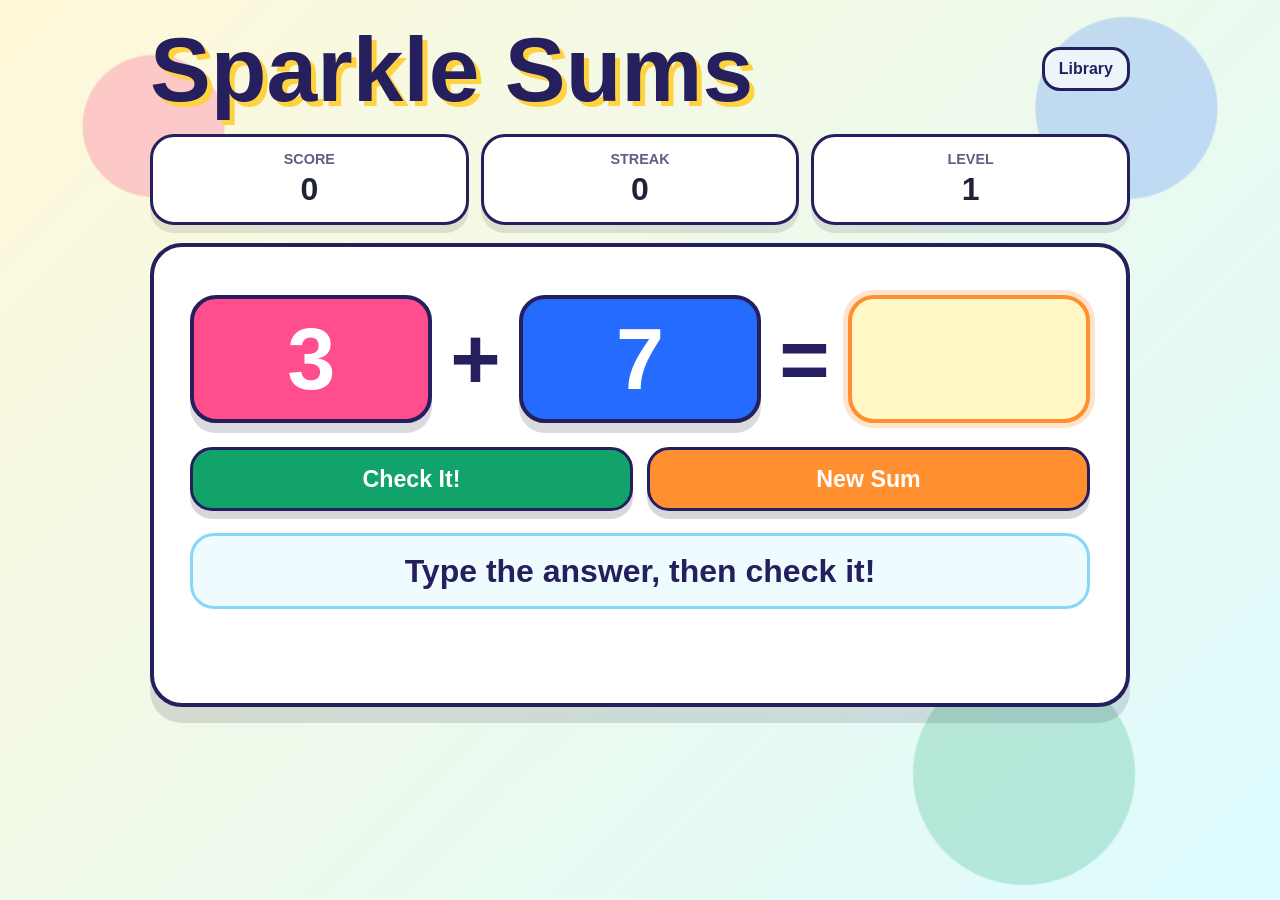
<file: apps/sparkle-sums.html>
<!DOCTYPE html>
<html lang="en">
<head>
  <meta charset="UTF-8" />
  <meta name="viewport" content="width=device-width, initial-scale=1.0" />
  <title>Sparkle Sums</title>
  <style>
    :root {
      --ink: #20223a;
      --bg: #fff8d8;
      --panel: #ffffff;
      --pink: #ff4d8d;
      --blue: #246bfe;
      --green: #11a36a;
      --yellow: #ffd23f;
      --orange: #ff8f2f;
      --line: #261f5d;
      --shadow: 0 16px 0 rgba(32, 34, 58, 0.14);
    }

    * {
      box-sizing: border-box;
    }

    body {
      margin: 0;
      min-height: 100vh;
      font-family: "Trebuchet MS", Arial, sans-serif;
      color: var(--ink);
      background:
        radial-gradient(circle at 12% 14%, rgba(255, 77, 141, 0.28) 0 70px, transparent 72px),
        radial-gradient(circle at 88% 12%, rgba(36, 107, 254, 0.22) 0 90px, transparent 92px),
        radial-gradient(circle at 80% 86%, rgba(17, 163, 106, 0.22) 0 110px, transparent 112px),
        linear-gradient(135deg, #fff8d8, #dcfbff);
    }

    button,
    input {
      font: inherit;
    }

    .app {
      width: min(980px, calc(100% - 28px));
      margin: 0 auto;
      padding: 28px 0 44px;
    }

    header {
      display: flex;
      align-items: center;
      justify-content: space-between;
      gap: 18px;
      margin-bottom: 24px;
    }

    .home {
      color: var(--line);
      font-weight: 900;
      text-decoration: none;
      background: rgba(255, 255, 255, 0.72);
      border: 3px solid var(--line);
      padding: 10px 14px;
      border-radius: 18px;
    }

    h1 {
      margin: 0;
      font-size: clamp(2.6rem, 9vw, 5.7rem);
      line-height: 0.9;
      letter-spacing: 0;
      color: var(--line);
      text-shadow: 5px 5px 0 var(--yellow);
    }

    .scoreboard {
      display: grid;
      grid-template-columns: repeat(3, minmax(0, 1fr));
      gap: 12px;
      margin-bottom: 18px;
    }

    .scorebox {
      background: var(--panel);
      border: 3px solid var(--line);
      border-radius: 24px;
      padding: 14px;
      box-shadow: 0 8px 0 rgba(32, 34, 58, 0.12);
      text-align: center;
    }

    .scorebox span {
      display: block;
      color: #5d5f83;
      font-size: 0.9rem;
      font-weight: 900;
      text-transform: uppercase;
    }

    .scorebox strong {
      display: block;
      margin-top: 4px;
      font-size: 2rem;
    }

    .stage {
      position: relative;
      overflow: hidden;
      background: var(--panel);
      border: 4px solid var(--line);
      border-radius: 32px;
      box-shadow: var(--shadow);
      padding: clamp(18px, 5vw, 36px);
    }

    .problem {
      display: grid;
      grid-template-columns: 1fr auto 1fr auto 1fr;
      align-items: center;
      gap: clamp(8px, 2vw, 18px);
      margin: 12px 0 24px;
      text-align: center;
    }

    .number,
    .symbol {
      min-height: clamp(78px, 18vw, 128px);
      display: grid;
      place-items: center;
      border-radius: 26px;
      font-size: clamp(2.5rem, 10vw, 5.4rem);
      font-weight: 900;
    }

    .number {
      color: #fff;
      border: 4px solid var(--line);
      box-shadow: 0 10px 0 rgba(32, 34, 58, 0.16);
    }

    .number:first-child {
      background: var(--pink);
    }

    .number:nth-child(3) {
      background: var(--blue);
    }

    .answer-box {
      width: 100%;
      min-width: 0;
      min-height: clamp(78px, 18vw, 128px);
      border: 4px dashed var(--orange);
      border-radius: 26px;
      color: var(--line);
      background: #fff7c4;
      text-align: center;
      font-size: clamp(2.5rem, 10vw, 5rem);
      font-weight: 900;
      outline: none;
    }

    .answer-box:focus {
      border-style: solid;
      box-shadow: 0 0 0 5px rgba(255, 143, 47, 0.24);
    }

    .symbol {
      color: var(--line);
    }

    .controls {
      display: grid;
      grid-template-columns: 1fr 1fr;
      gap: 14px;
    }

    .action {
      min-height: 64px;
      border: 3px solid var(--line);
      border-radius: 22px;
      color: #fff;
      cursor: pointer;
      font-size: clamp(1.1rem, 4vw, 1.45rem);
      font-weight: 900;
      box-shadow: 0 8px 0 rgba(32, 34, 58, 0.18);
    }

    .action:active {
      transform: translateY(4px);
      box-shadow: 0 4px 0 rgba(32, 34, 58, 0.18);
    }

    .check {
      background: var(--green);
    }

    .next {
      background: var(--orange);
    }

    .message {
      min-height: 76px;
      display: grid;
      place-items: center;
      margin: 22px 0 0;
      padding: 14px;
      border-radius: 24px;
      background: #eefbff;
      border: 3px solid #85d9f5;
      color: var(--line);
      font-size: clamp(1.25rem, 5vw, 2rem);
      font-weight: 900;
      text-align: center;
    }

    .stars {
      display: flex;
      flex-wrap: wrap;
      gap: 8px;
      justify-content: center;
      min-height: 40px;
      margin-top: 18px;
      font-size: 1.8rem;
    }

    .pop {
      animation: pop 420ms ease;
    }

    @keyframes pop {
      0% {
        transform: scale(0.86) rotate(-2deg);
      }
      60% {
        transform: scale(1.08) rotate(2deg);
      }
      100% {
        transform: scale(1) rotate(0);
      }
    }

    @media (max-width: 700px) {
      header {
        align-items: flex-start;
        flex-direction: column-reverse;
      }

      .scoreboard,
      .controls {
        grid-template-columns: 1fr;
      }

      .problem {
        grid-template-columns: 1fr;
      }

      .symbol {
        min-height: auto;
        font-size: 2.4rem;
      }
    }
  </style>
</head>
<body>
  <main class="app">
    <header>
      <h1>Sparkle Sums</h1>
      <a class="home" href="../index.html">Library</a>
    </header>

    <section class="scoreboard" aria-label="Score">
      <div class="scorebox">
        <span>Score</span>
        <strong id="score">0</strong>
      </div>
      <div class="scorebox">
        <span>Streak</span>
        <strong id="streak">0</strong>
      </div>
      <div class="scorebox">
        <span>Level</span>
        <strong id="level">1</strong>
      </div>
    </section>

    <section class="stage" aria-labelledby="problem-title">
      <h2 id="problem-title" hidden>Add the numbers</h2>
      <div class="problem">
        <div class="number" id="leftNumber">2</div>
        <div class="symbol">+</div>
        <div class="number" id="rightNumber">3</div>
        <div class="symbol">=</div>
        <input class="answer-box" id="answer" inputmode="numeric" aria-label="Your answer" autocomplete="off" />
      </div>

      <div class="controls">
        <button class="action check" id="checkButton" type="button">Check It!</button>
        <button class="action next" id="nextButton" type="button">New Sum</button>
      </div>

      <div class="message" id="message" aria-live="polite">Type the answer, then check it!</div>
      <div class="stars" id="stars" aria-label="Stars earned"></div>
    </section>
  </main>

  <script>
    const leftNumber = document.querySelector("#leftNumber");
    const rightNumber = document.querySelector("#rightNumber");
    const answer = document.querySelector("#answer");
    const scoreEl = document.querySelector("#score");
    const streakEl = document.querySelector("#streak");
    const levelEl = document.querySelector("#level");
    const message = document.querySelector("#message");
    const stars = document.querySelector("#stars");
    const checkButton = document.querySelector("#checkButton");
    const nextButton = document.querySelector("#nextButton");

    let currentLeft = 0;
    let currentRight = 0;
    let score = 0;
    let streak = 0;

    function randomNumber(max) {
      return Math.floor(Math.random() * max) + 1;
    }

    function levelFromScore() {
      return Math.min(5, Math.floor(score / 5) + 1);
    }

    function newProblem() {
      const max = 5 + levelFromScore() * 2;
      currentLeft = randomNumber(max);
      currentRight = randomNumber(max);
      leftNumber.textContent = currentLeft;
      rightNumber.textContent = currentRight;
      answer.value = "";
      message.textContent = "Type the answer, then check it!";
      message.style.background = "#eefbff";
      message.style.borderColor = "#85d9f5";
      document.querySelector(".stage").classList.remove("pop");
      answer.focus();
    }

    function updateScore() {
      scoreEl.textContent = score;
      streakEl.textContent = streak;
      levelEl.textContent = levelFromScore();
      stars.textContent = "★".repeat(Math.min(score, 12));
    }

    function checkAnswer() {
      const guess = Number(answer.value);
      const correct = currentLeft + currentRight;

      if (!answer.value.trim()) {
        message.textContent = "Give it a try!";
        return;
      }

      if (guess === correct) {
        score += 1;
        streak += 1;
        message.textContent = streak >= 3 ? "Super streak! You are on fire!" : "Correct! Sparkly math!";
        message.style.background = "#e9fff5";
        message.style.borderColor = "#66d6a5";
        document.querySelector(".stage").classList.add("pop");
        updateScore();
        window.setTimeout(newProblem, 900);
      } else {
        streak = 0;
        message.textContent = `Almost! ${currentLeft} + ${currentRight} = ${correct}. Try a new one!`;
        message.style.background = "#fff0f4";
        message.style.borderColor = "#ff9abf";
        updateScore();
      }
    }

    checkButton.addEventListener("click", checkAnswer);
    nextButton.addEventListener("click", newProblem);
    answer.addEventListener("keydown", (event) => {
      if (event.key === "Enter") {
        checkAnswer();
      }
    });

    updateScore();
    newProblem();
  </script>
</body>
</html>
</file>
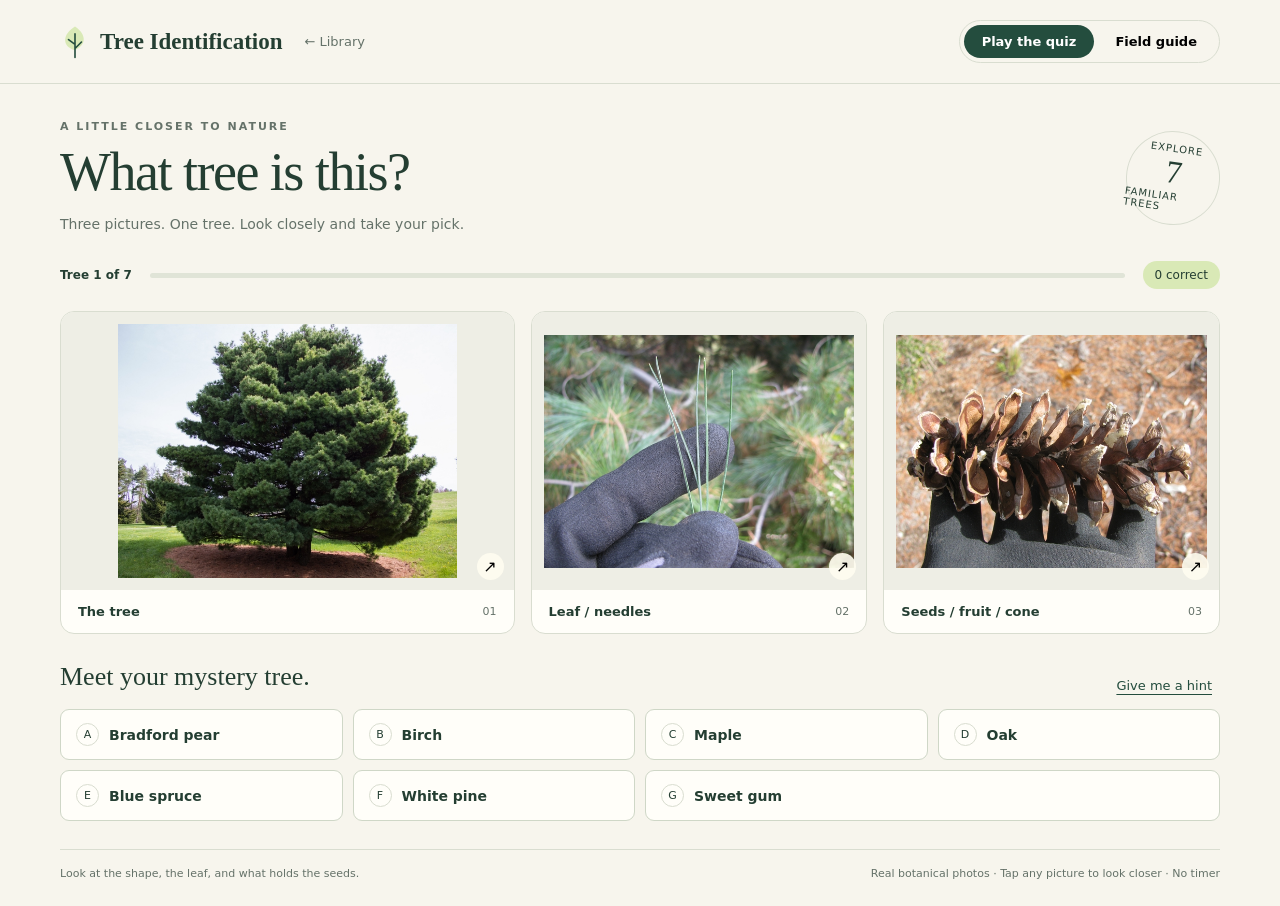
<file: apps/tree-detective.html>
<!doctype html>
<html lang="en">
<head>
<meta charset="utf-8"><meta name="viewport" content="width=device-width,initial-scale=1">
<meta name="theme-color" content="#244d3e"><meta name="description" content="Learn to recognize seven trees from real photos of their shape, leaves, and seeds. An offline-friendly tree identification game.">
<title>Tree Identification · A woodland picture quiz</title>
<style>
:root{--paper:#f7f5ed;--ink:#243e32;--muted:#657269;--green:#244d3e;--lime:#d9e9b6;--line:#d9ddd0;--white:#fffef9}*{box-sizing:border-box}body{margin:0;background:var(--paper);color:var(--ink);font-family:system-ui,-apple-system,Segoe UI,sans-serif}button,a{-webkit-tap-highlight-color:transparent}button{font:inherit;cursor:pointer}button:focus-visible,a:focus-visible,summary:focus-visible{outline:3px solid #b07824;outline-offset:4px}button:disabled{cursor:default}a{color:inherit}header{border-bottom:1px solid var(--line)}nav{max-width:1220px;margin:auto;padding:20px 30px;display:flex;align-items:center;gap:22px}.brand{font-family:Georgia,serif;font-size:23px;font-weight:bold;text-decoration:none;display:flex;align-items:center;gap:10px}.brand svg{width:30px;height:34px}.back{font-size:13px;color:var(--muted);text-decoration:none;margin-right:auto}.tabs{display:flex;border:1px solid var(--line);border-radius:30px;padding:4px;gap:3px}.tabs button{border:0;border-radius:25px;background:transparent;padding:9px 18px;font-size:13px;font-weight:650}.tabs button[aria-pressed=true]{background:var(--green);color:white}main{max-width:1220px;margin:auto;padding:36px 30px 26px}.intro{display:flex;justify-content:space-between;align-items:center;gap:20px;margin-bottom:26px}.eyebrow{text-transform:uppercase;font-size:11px;letter-spacing:2px;font-weight:750;color:var(--muted)}h1{font-family:Georgia,serif;font-size:clamp(32px,4.6vw,54px);font-weight:400;letter-spacing:-1.5px;margin:8px 0 10px}p{line-height:1.6}.intro p{color:var(--muted);margin:0;font-size:14px}.badge{border:1px solid var(--line);border-radius:50%;width:94px;height:94px;flex-shrink:0;display:flex;flex-direction:column;align-items:center;justify-content:center;font-size:10px;letter-spacing:1px;transform:rotate(8deg)}.badge strong{font:32px Georgia,serif;letter-spacing:0}.status{display:flex;align-items:center;gap:18px;font-size:12px;margin-bottom:22px}.status strong{font-weight:650}.track{height:5px;background:#e0e4d7;flex:1;border-radius:5px;overflow:hidden}.fill{height:100%;background:var(--green);transition:width .3s}.score{background:var(--lime);border-radius:20px;padding:7px 12px}.photos{display:grid;grid-template-columns:1.35fr 1fr 1fr;gap:16px}.photo{margin:0;background:var(--white);border:1px solid var(--line);border-radius:14px;overflow:hidden;min-width:0}.photo button{display:block;width:100%;height:278px;border:0;padding:12px;background:#eeeee5;position:relative}.photo img{height:100%;width:100%;object-fit:contain}.photo button:hover{background:#e4e8dc}.expand{position:absolute;bottom:10px;right:10px;background:#fffdf0e8;border-radius:50%;width:27px;height:27px;display:grid;place-items:center;font-size:16px}.photo figcaption{padding:14px 17px;display:flex;justify-content:space-between;align-items:center;font-size:13px;font-weight:650}.photo small{color:var(--muted);font-weight:400;font-size:11px}.answerbox{margin-top:28px}.questionline{display:flex;align-items:center;justify-content:space-between;gap:15px}h2{font:26px Georgia,serif;margin:0 0 17px}.subtle{background:transparent;border:0;color:var(--green);font-size:13px;text-decoration:underline;text-underline-offset:4px;padding:8px}.answers{display:grid;grid-template-columns:repeat(4,1fr);gap:10px}.answer{display:flex;align-items:center;gap:10px;text-align:left;border:1px solid #cfd7c7;background:var(--white);border-radius:9px;min-height:51px;padding:10px 15px;color:var(--ink);font-weight:600;font-size:14px}.answer .letter{border:1px solid var(--line);width:23px;height:23px;display:grid;place-items:center;border-radius:50%;font-size:11px;font-weight:400;flex-shrink:0}.answer:hover:not(:disabled){background:#e7eddc;border-color:var(--green)}.answer.correct{background:#deedce;border:2px solid #4b752f}.answer.wrong{background:#fae9df;border:2px solid #ad5b41}.answer:disabled{color:var(--muted)}.answer.correct:disabled,.answer.wrong:disabled{color:var(--ink)}.feedback{background:#e9eedf;border-radius:12px;margin-top:20px;padding:21px 24px;display:flex;justify-content:space-between;gap:28px;align-items:center}.feedback h3{font:23px Georgia,serif;margin:0 0 7px}.feedback p{margin:0;font-size:14px;max-width:790px}.primary{background:var(--green);color:#fff;border:1px solid var(--green);padding:13px 21px;border-radius:8px;font-weight:650;white-space:nowrap}.primary:hover{background:#163b2c}.hint{font-size:14px;background:#f0e9ce;border-left:3px solid #b69b50;padding:12px 16px;border-radius:4px;margin:15px 0 0}.credits{margin:20px 0;color:var(--muted);font-size:11px;line-height:1.7}.credits summary{cursor:pointer}.credits ul{padding-left:18px}.fine{border-top:1px solid var(--line);display:flex;justify-content:space-between;gap:12px;margin-top:28px;padding:17px 0 0;font-size:11px;color:var(--muted)}[hidden]{display:none!important}.studylist{display:flex;gap:8px;flex-wrap:wrap;margin-bottom:22px}.studylist button{border:1px solid var(--line);border-radius:25px;padding:9px 16px;background:var(--white);color:var(--ink)}.studylist button[aria-pressed=true]{background:var(--green);color:#fff}.studyfact{margin-top:20px;padding:22px;background:var(--white);border-radius:12px;border:1px solid var(--line)}.studyfact p{margin:8px 0 0}.latin{font-style:italic;font-size:14px;color:var(--muted)}.finish{background:var(--green);color:var(--white);padding:36px;border-radius:16px;text-align:center}.finish h2{font-size:40px;margin:10px}.bigscore{font:80px Georgia,serif;color:var(--lime);margin:15px}.finish .primary{background:var(--lime);color:var(--ink);margin:6px}.finish .secondary{background:transparent;color:white;border:1px solid #a3b5a0;border-radius:8px;padding:13px 20px;margin:6px}.review{margin-top:25px}.review li{margin:10px 0;line-height:1.6}dialog{max-width:min(1000px,94vw);width:94vw;border:0;border-radius:14px;background:var(--paper);padding:18px;color:var(--ink)}dialog::backdrop{background:#102b21dc}dialog img{display:block;width:100%;height:75vh;object-fit:contain}dialog .dialogtop{display:flex;justify-content:space-between;align-items:center;margin-bottom:10px}dialog button{background:var(--green);color:#fff;border:0;padding:10px 16px;border-radius:7px}.loaderror{position:absolute;inset:20px;display:grid;place-items:center;background:var(--paper);font-size:14px;padding:20px} @media(min-width:800px){.answers .answer:last-child{grid-column:span 2}}@media(max-width:800px){nav{padding:15px 18px;gap:14px;flex-wrap:wrap}.brand{font-size:21px}.back{margin-left:auto;margin-right:0}.tabs{margin-left:auto}.badge{display:none}main{padding:27px 18px}.photos{grid-template-columns:1fr 1fr}.photo:first-child{grid-column:span 2}.photo:first-child button{height:260px}.photo button{height:210px}.photo figcaption{padding:12px;font-size:12px}.photo small{display:none}.answers{grid-template-columns:1fr 1fr}.feedback{align-items:stretch;flex-direction:column;gap:18px}.fine{flex-direction:column}.intro{margin-bottom:23px}.status{gap:10px}.finish{padding:25px 15px}}@media(prefers-reduced-motion:reduce){*{transition:none!important}}
</style>
</head>
<body>
<header><nav aria-label="Main navigation"><a class="brand" href="tree-detective.html"><svg viewBox="0 0 36 42" fill="none" aria-hidden="true"><path d="M18 2C3 11 1 26 17 31C32 26 33 12 18 2Z" fill="#d9e9b6"/><path d="M18 11V40M18 24L10 18M18 29L26 21" stroke="#244d3e" stroke-width="2" stroke-linecap="round"/></svg>Tree Identification</a><a class="back" href="../index.html">← Library</a><div class="tabs"><button id="quizTab" aria-pressed="true">Play the quiz</button><button id="studyTab" aria-pressed="false">Field guide</button></div></nav></header>
<main>
<div class="intro"><div><div class="eyebrow">A little closer to nature</div><h1 id="headline">What tree is this?</h1><p id="subtitle">Three pictures. One tree. Look closely and take your pick.</p></div><div class="badge"><span>EXPLORE</span><strong>7</strong><span>FAMILIAR TREES</span></div></div>
<section id="play" aria-label="Tree identification quiz"><div class="status"><strong id="roundLabel"></strong><div class="track"><div class="fill" id="progress"></div></div><span class="score" id="score"></span></div><div id="quizPhotos" class="photos"></div><div class="answerbox"><div class="questionline"><h2>Meet your mystery tree.</h2><button id="hintButton" class="subtle">Give me a hint</button></div><div id="answers" class="answers"></div><p id="hint" class="hint" hidden></p><div id="feedback" class="feedback" tabindex="-1" hidden aria-live="polite"><div><h3 id="feedbackTitle"></h3><p id="feedbackText"></p></div><button id="next" class="primary">Next tree →</button></div><div id="quizCredits" class="credits"></div></div></section>
<section id="study" hidden aria-label="Tree field guide"><div id="studyList" class="studylist"></div><h2 id="studyName"></h2><p id="studyLatin" class="latin"></p><div id="studyPhotos" class="photos"></div><div id="studyFact" class="studyfact"></div><div id="studyCredits" class="credits"></div></section>
<section id="results" hidden aria-label="Quiz results"><div class="finish"><div class="eyebrow" style="color:#d9e9b6">Your woodland discoveries</div><h2 id="resultTitle"></h2><div id="finalScore" class="bigscore"></div><p id="resultText"></p><button id="replay" class="primary">Play again ↻</button><button id="retry" class="secondary">Practice missed trees</button><button id="resultGuide" class="secondary">Explore the field guide</button></div><div class="review"><h2>Your tree notes</h2><ul id="reviewList"></ul></div></section>
<footer class="fine"><span>Look at the shape, the leaf, and what holds the seeds.</span><span>Real botanical photos · Tap any picture to look closer · No timer</span></footer>
</main>
<dialog id="zoom"><div class="dialogtop"><strong id="zoomLabel"></strong><button id="closeZoom">Close ×</button></div><img id="zoomImage" alt=""></dialog>
<script>
const PHOTOS={
  "pear": [
    {
      "caption": "'Bradford' form",
      "original": "https://eit-planttoolbox-prod.s3.amazonaws.com/media/images/Pyrus_calleryana_Bra_tyJSC0e3c6FC.jpg",
      "license": "<a href='http://creativecommons.org/licenses/by-nc-nd/4.0/legalcode'>CC BY-NC-ND 4.0</a>",
      "source": "https://plants.ces.ncsu.edu/plants/pyrus-calleryana/",
      "file": "assets/tree-detective/pear-1.jpg",
      "author": "Jim Robbins"
    },
    {
      "caption": "'Bradford' Fruit and Leaves",
      "original": "https://eit-planttoolbox-prod.s3.amazonaws.com/media/images/Pyrus_calleryana_Bra_EQjF0iw4713U.jpeg",
      "license": "<a href='http://creativecommons.org/licenses/by-nc-nd/4.0/legalcode'>CC BY-NC-ND 4.0</a>",
      "source": "https://plants.ces.ncsu.edu/plants/pyrus-calleryana/",
      "file": "assets/tree-detective/pear-2.jpg",
      "author": "Jim Robbins"
    },
    {
      "caption": "Fruit Close-up (Wake County, NC)",
      "original": "https://eit-planttoolbox-prod.s3.amazonaws.com/media/images/Pyrus-calleryana-Bra_NiJa4PYJ0ixt.jpg",
      "license": "<a href='http://creativecommons.org/licenses/by/4.0/legalcode'>CC BY 4.0</a>",
      "source": "https://plants.ces.ncsu.edu/plants/pyrus-calleryana/",
      "file": "assets/tree-detective/pear-3.jpg",
      "author": "Cathy Dewitt"
    }
  ],
  "spruce": [
    {
      "caption": "Picea pungens showing conical form",
      "original": "https://eit-planttoolbox-prod.s3.amazonaws.com/media/images/Picea_pungens_form_U_c5UwslUDDqpg.jpg",
      "license": "<a href='https://creativecommons.org/publicdomain/zero/1.0/'>CC0 1.0</a>",
      "source": "https://plants.ces.ncsu.edu/plants/picea-pungens/",
      "file": "assets/tree-detective/spruce-1.jpg",
      "author": "USDA-NRCS PLANTS Database / Herman, D.E. et al. 1996."
    },
    {
      "caption": "Picea pungens 'Roundabout' Needles & Cones. Nov. 29. Wake Co., NC",
      "original": "https://eit-planttoolbox-prod.s3.amazonaws.com/media/images/Picea-pungens-Rounda_VVxLl5toGJ5l.jpeg",
      "license": "<a href='http://creativecommons.org/licenses/by/4.0/legalcode'>CC BY 4.0</a>",
      "source": "https://plants.ces.ncsu.edu/plants/picea-pungens/",
      "file": "assets/tree-detective/spruce-2.jpg",
      "author": "Cathy DeWitt"
    },
    {
      "caption": "Picea pungens. Seed cones",
      "original": "https://eit-planttoolbox-prod.s3.amazonaws.com/media/images/Picea_pungens_seed_c_xWT9IZtMSuFC.jpeg",
      "license": "<a href='https://creativecommons.org/licenses/by-sa/2.0/'>CC-BY-SA 2.0</a>",
      "source": "https://plants.ces.ncsu.edu/plants/picea-pungens/",
      "file": "assets/tree-detective/spruce-3.jpg",
      "author": "Chris"
    }
  ],
  "birch": [
    {
      "caption": "Form with green leaves",
      "original": "https://eit-planttoolbox-prod.s3.amazonaws.com/media/images/Betula_papyrifera_by_Xt0JViZBNw4F.jfif",
      "license": "<a href='https://creativecommons.org/licenses/by-sa/2.0/'>CC-BY-SA 2.0</a>",
      "source": "https://plants.ces.ncsu.edu/plants/betula-papyrifera/",
      "file": "assets/tree-detective/birch-1.jpg",
      "author": "brewbooks"
    },
    {
      "caption": "Leaves and leaf arrangement",
      "original": "https://eit-planttoolbox-prod.s3.amazonaws.com/media/images/Betula_papyrifera_by_r5ViQ5mZoe5n.jpg",
      "license": "<a href='https://creativecommons.org/licenses/by-sa/3.0/deed.en'>CC BY-SA 3.0</a>",
      "source": "https://plants.ces.ncsu.edu/plants/betula-papyrifera/",
      "file": "assets/tree-detective/birch-2.jpg",
      "author": "Walter Siegmund (Wsiegmund)"
    },
    {
      "caption": "seeds",
      "original": "https://eit-planttoolbox-prod.s3.amazonaws.com/media/images/Betula_papyrifera_se_AZ6uJtjh46RU.jpg",
      "license": "<a href='https://creativecommons.org/licenses/by-sa/2.0/'>CC-BY-SA 2.0</a>",
      "source": "https://plants.ces.ncsu.edu/plants/betula-papyrifera/",
      "file": "assets/tree-detective/birch-3.jpg",
      "author": "Babij"
    }
  ],
  "oak": [
    {
      "caption": "form in spring Brunswick Nature Park",
      "original": "https://eit-planttoolbox-prod.s3.amazonaws.com/media/images/white_oak_in_spring__FXbeMInoRg0I.jpeg",
      "license": "<a href='https://creativecommons.org/licenses/by-sa/2.0/'>CC-BY-SA 2.0</a>",
      "source": "https://plants.ces.ncsu.edu/plants/quercus-alba/",
      "file": "assets/tree-detective/oak-1.jpg",
      "author": "skdavidson"
    },
    {
      "caption": "Leaves",
      "original": "https://eit-planttoolbox-prod.s3.amazonaws.com/media/images/Quercus-alba--Windy-Cutler--CC-BY.jpg",
      "license": "<a href='http://creativecommons.org/licenses/by/2.0/legalcode'>CC BY 2.0</a>",
      "source": "https://plants.ces.ncsu.edu/plants/quercus-alba/",
      "file": "assets/tree-detective/oak-2.jpg",
      "author": "Wendy Cutler"
    },
    {
      "caption": "Leaf and acorn (Cabarrus County, NC)-Fall",
      "original": "https://eit-planttoolbox-prod.s3.amazonaws.com/media/images/quercus-alba-fall-le_QWnvCVYGTRWB.jpg",
      "license": "<a href='http://creativecommons.org/licenses/by/4.0/legalcode'>CC BY 4.0</a>",
      "source": "https://plants.ces.ncsu.edu/plants/quercus-alba/",
      "file": "assets/tree-detective/oak-3.jpg",
      "author": "Cathy Dewitt"
    }
  ],
  "maple": [
    {
      "caption": "Form (Warren County, NC)-Early Spring",
      "original": "https://eit-planttoolbox-prod.s3.amazonaws.com/media/images/Acer_Rubrum-form-Mar_mVxkfhkvR9wj.jpeg",
      "license": "<a href='http://creativecommons.org/licenses/by/4.0/legalcode'>CC BY 4.0</a>",
      "source": "https://plants.ces.ncsu.edu/plants/acer-rubrum/",
      "file": "assets/tree-detective/maple-1.jpg",
      "author": "Cathy Dewitt"
    },
    {
      "caption": "Leaves",
      "original": "https://eit-planttoolbox-prod.s3.amazonaws.com/media/images/acer_rubrum_leaves_frankenschultz_CC_BY-NC-SA_2-0.jpg",
      "license": "<a href='http://creativecommons.org/licenses/by-nc-sa/2.0/legalcode'>CC BY-NC-SA 2.0</a>",
      "source": "https://plants.ces.ncsu.edu/plants/acer-rubrum/",
      "file": "assets/tree-detective/maple-2.jpg",
      "author": "Frankenschulz"
    },
    {
      "caption": "Double-winged samaras have a red color.",
      "original": "https://eit-planttoolbox-prod.s3.amazonaws.com/media/images/acer_rubrum_samara_Carol_Jacobs-Carre_ccbysa20.jpeg",
      "license": "<a href='https://creativecommons.org/licenses/by-sa/3.0/deed.en'>CC BY-SA 3.0</a>",
      "source": "https://plants.ces.ncsu.edu/plants/acer-rubrum/",
      "file": "assets/tree-detective/maple-3.jpg",
      "author": "Carol Jacobs-Carre"
    }
  ],
  "pine": [
    {
      "caption": "",
      "original": "https://eit-planttoolbox-prod.s3.amazonaws.com/media/images/Pinus_strobus_tree--FD_Richards--CC-BY-SA.jpg",
      "license": "<a href='http://creativecommons.org/licenses/by-sa/4.0/legalcode'>CC BY-SA 4.0</a>",
      "source": "https://plants.ces.ncsu.edu/plants/pinus-strobus/",
      "file": "assets/tree-detective/pine-1.jpg",
      "author": "F. D. Richards"
    },
    {
      "caption": "",
      "original": "https://eit-planttoolbox-prod.s3.amazonaws.com/media/images/Pinus_strobus_needles--Forest_and_Kim_Starr--CC-BY.jpg",
      "license": "<a href='http://creativecommons.org/licenses/by/4.0/legalcode'>CC BY 4.0</a>",
      "source": "https://plants.ces.ncsu.edu/plants/pinus-strobus/",
      "file": "assets/tree-detective/pine-2.jpg",
      "author": "Forest and Kim Starr"
    },
    {
      "caption": "",
      "original": "https://eit-planttoolbox-prod.s3.amazonaws.com/media/images/Pinus_strobus_cone--Forest_and_Kim_Starr--CC-BY.jpg",
      "license": "<a href='http://creativecommons.org/licenses/by/4.0/legalcode'>CC BY 4.0</a>",
      "source": "https://plants.ces.ncsu.edu/plants/pinus-strobus/",
      "file": "assets/tree-detective/pine-3.jpg",
      "author": "Forest and Kim Starr"
    }
  ],
  "gum": [
    {
      "caption": "Growth habit",
      "original": "https://eit-planttoolbox-prod.s3.amazonaws.com/media/images/Liquidamber-styracifula--F-D-Richards--cc-by-sa-2-0.jpg",
      "license": "<a href='https://creativecommons.org/licenses/by-sa/2.0/'>CC-BY-SA 2.0</a>",
      "source": "https://plants.ces.ncsu.edu/plants/liquidambar-styraciflua/",
      "file": "assets/tree-detective/gum-1.jpg",
      "author": "F. D. Richards"
    },
    {
      "caption": "leaf in spring Brunswick Nature Park",
      "original": "https://eit-planttoolbox-prod.s3.amazonaws.com/media/images/sweet_gum_20200411_1_vcurcbmbVz73.jpg",
      "license": "<a href='https://creativecommons.org/licenses/by-sa/2.0/'>CC-BY-SA 2.0</a>",
      "source": "https://plants.ces.ncsu.edu/plants/liquidambar-styraciflua/",
      "file": "assets/tree-detective/gum-2.jpg",
      "author": "skdavidson"
    },
    {
      "caption": "Fruits",
      "original": "https://eit-planttoolbox-prod.s3.amazonaws.com/media/images/Liquidambar_styracif_b4ezJ9QbrQ6C.jpg",
      "license": "<a href='http://creativecommons.org/licenses/by-nc-nd/4.0/legalcode'>CC BY-NC-ND 4.0</a>",
      "source": "https://plants.ces.ncsu.edu/plants/liquidambar-styraciflua/",
      "file": "assets/tree-detective/gum-3.jpg",
      "author": "Jim Robbins"
    }
  ]
}
;
const trees=[
{id:'maple',name:'Maple',example:'Red maple',latin:'Acer rubrum',hint:'Its paired seeds spin through the air like little helicopters.',fact:'Red maple has pointed, toothed leaf lobes and paired winged fruits called samaras. Each wing carries a seed.',clues:['Rounded crown; often red in fall.','A leaf with 3–5 pointed lobes and toothed edges.','Paired samaras: the spinning “helicopters.”']},
{id:'oak',name:'Oak',example:'White oak',latin:'Quercus alba',hint:'A squirrel might collect its fruits and bury them for later.',fact:'White oak leaves have rounded lobes. Its fruits are acorns: nuts with a small scaly cap. Other oaks may have pointed leaf lobes.',clues:['A spreading tree with a broad crown.','Deep, rounded leaf lobes.','Acorns with little caps.']},
{id:'birch',name:'Birch',example:'Paper birch',latin:'Betula papyrifera',hint:'This example has pale bark that peels in thin, papery layers.',fact:'Paper birch has white, peeling bark and oval leaves with double-toothed edges. Its seed-bearing catkins break apart to release tiny winged nutlets; the photo shows the seeds and scales.',clues:['White, peeling bark on older trunks.','An oval leaf with a pointed tip and toothed edge.','Tiny winged seeds mixed with catkin scales.']},
{id:'pear',name:'Bradford pear',example:'Bradford pear',latin:'Pyrus calleryana ‘Bradford’',hint:'Its small, round fruits are relatives of a much larger fruit sold in grocery stores.',fact:'Bradford pear has glossy, oval leaves and small, round pear fruits containing seeds. It is a cultivar of Callery pear; leaf and fruit photos alone cannot distinguish every cultivar.',clues:['An upright, rounded crown; white flowers in spring.','Glossy, oval leaves with finely toothed edges.','Small round pear fruits with seeds inside.']},
{id:'gum',name:'Sweet gum',example:'Sweet gum',latin:'Liquidambar styraciflua',hint:'Its woody seed balls look like tiny spiky ornaments.',fact:'Sweet gum pairs star-shaped, usually five-pointed leaves with prickly “gum balls.” These woody fruit clusters release small seeds through their openings.',clues:['A tall tree with a pyramidal to rounded crown.','A star-shaped leaf with long pointed lobes.','Prickly woody fruit clusters called gum balls.']},
{id:'spruce',name:'Blue spruce',example:'Blue spruce',latin:'Picea pungens',hint:'Its short, sharp needles grow singly, rather than in bundles.',fact:'Blue spruce has stiff, sharp needles attached one at a time around the twig, often with a blue-gray color. Its hanging seed cones have thin, papery scales.',clues:['A dense, cone-shaped evergreen.','Short, stiff needles attached singly to a twig.','Hanging cones with thin scales; seeds develop inside.']},
{id:'pine',name:'White pine',example:'Eastern white pine',latin:'Pinus strobus',hint:'Count the needles in a bundle: usually five, like the five letters in WHITE.',fact:'Eastern white pine has soft, slender needles in bundles of five and long, narrow seed cones. Its feathery needles help distinguish it from the stiff needles of blue spruce.',clues:['An evergreen with a soft, feathery appearance.','Long, soft needles in bundles of five.','Long slender cones; winged seeds form under the scales.']}
];
const $=id=>document.getElementById(id);let order=[],round=0,points=0,answered=false,missed=[],history=[],mode='quiz',studyIndex=0,completed=false;
function shuffle(a){a=[...a];for(let i=a.length-1;i>0;i--){const j=Math.floor(Math.random()*(i+1));[a[i],a[j]]=[a[j],a[i]]}return a}
function photoCards(tree,target,revealed){$(target).replaceChildren();['The tree','Leaf / needles','Seeds / fruit / cone'].forEach((label,i)=>{const fig=document.createElement('figure');fig.className='photo';const button=document.createElement('button');button.type='button';button.setAttribute('aria-label','Enlarge '+label.toLowerCase()+' picture');const img=document.createElement('img');img.src=PHOTOS[tree.id][i].file;img.alt=(revealed?tree.example+': ':'Mystery tree: ')+label.toLowerCase();img.addEventListener('error',()=>{const err=document.createElement('span');err.className='loaderror';err.textContent='Picture unavailable. Keep the assets folder beside this app, then reload.';button.append(err)});const expand=document.createElement('span');expand.className='expand';expand.setAttribute('aria-hidden','true');expand.textContent='↗';button.append(img,expand);button.onclick=()=>{$('zoomImage').src=img.src;$('zoomImage').alt=img.alt;$('zoomLabel').textContent=label;$('zoom').showModal()};const cap=document.createElement('figcaption');cap.textContent=label;const small=document.createElement('small');small.textContent='0'+(i+1);cap.append(small);fig.append(button,cap);$(target).append(fig)})}
function credits(tree,target){$(target).innerHTML='<details><summary>Photo credits & botanical source</summary><p>Photos via the <a href="'+PHOTOS[tree.id][0].source+'" target="_blank" rel="noopener">NC State Extension Gardener Plant Toolbox</a>. Originals are included unchanged; some licenses restrict commercial reuse.</p><ul>'+PHOTOS[tree.id].map((p,i)=>'<li>'+['Tree','Leaf / needles','Seeds / fruit / cone'][i]+' — '+p.author+' · '+p.license+' · <a href="'+p.original+'" target="_blank" rel="noopener">Original photo</a></li>').join('')+'</ul></details>'}
function showMode(which){mode=which;$('play').hidden=which!=='quiz';$('study').hidden=which!=='study';$('results').hidden=which!=='results';$('quizTab').setAttribute('aria-pressed',which!=='study');$('studyTab').setAttribute('aria-pressed',which==='study');$('headline').textContent=which==='study'?'Get to know the trees.':which==='results'?'A walk well explored.':'What tree is this?';$('subtitle').textContent=which==='study'?'A pocket field guide to the seven trees in your quiz.':which==='results'?'Every tree has a story. Here’s what you discovered.':'Three pictures. One tree. Look closely and take your pick.';if(which==='study')renderStudy()}
function start(ids=trees.map((_,i)=>i)){order=shuffle(ids);round=0;points=0;completed=false;missed=[];history=[];showMode('quiz');renderRound()}
function renderRound(){answered=false;const t=trees[order[round]];$('roundLabel').textContent='Tree '+(round+1)+' of '+order.length;$('score').textContent=points+' correct';$('progress').style.width=(round/order.length*100)+'%';$('hint').hidden=true;$('hintButton').hidden=false;$('feedback').hidden=true;$('quizCredits').hidden=true;photoCards(t,'quizPhotos',false);$('answers').replaceChildren();shuffle(trees).forEach((choice,i)=>{const b=document.createElement('button');b.className='answer';b.dataset.id=choice.id;const letter=document.createElement('span');letter.className='letter';letter.textContent=String.fromCharCode(65+i);b.append(letter,document.createTextNode(choice.name));b.onclick=()=>answer(choice.id);$('answers').append(b)})}
function answer(id){if(answered)return;answered=true;const t=trees[order[round]],correct=id===t.id;if(correct)points++;else missed.push(order[round]);history.push({index:order[round],correct});document.querySelectorAll('.answer').forEach(b=>{b.disabled=true;if(b.dataset.id===t.id)b.classList.add('correct');else if(b.dataset.id===id)b.classList.add('wrong');if(b.dataset.id===t.id)b.append(document.createTextNode(' ✓'));else if(b.dataset.id===id)b.append(document.createTextNode(' ×'))});$('score').textContent=points+' correct';$('progress').style.width=((round+1)/order.length*100)+'%';$('feedbackTitle').textContent=(correct?'You found it! ':'A new tree to remember: ')+t.name+'.';$('feedbackText').textContent=t.fact+' Pictured: '+t.example+' ('+t.latin+').';$('feedback').hidden=false;$('hintButton').hidden=true;$('next').textContent=round===order.length-1?'See my results →':'Next tree →';credits(t,'quizCredits');$('quizCredits').hidden=false;$('feedback').focus({preventScroll:true})}
function finish(){completed=true;showMode('results');$('finalScore').textContent=points+' / '+order.length;$('resultTitle').textContent=points===order.length?'A sharp-eyed tree detective!':'Your forest knowledge is growing.';$('resultText').textContent=points===order.length?'You recognized every tree on this walk. Try another shuffled round!':'You recognized '+points+' of '+order.length+' trees. Take another look at your notes and try again.';$('retry').hidden=!missed.length;$('reviewList').replaceChildren();history.forEach(item=>{const t=trees[item.index];const li=document.createElement('li');const strong=document.createElement('strong');strong.textContent=(item.correct?'✓ ':'↻ ')+t.name+': ';li.append(strong,document.createTextNode(t.fact));$('reviewList').append(li)})}
function renderStudy(){const t=trees[studyIndex];$('studyList').replaceChildren();trees.forEach((tree,i)=>{const b=document.createElement('button');b.textContent=tree.name;b.setAttribute('aria-pressed',i===studyIndex);b.onclick=()=>{studyIndex=i;renderStudy()};$('studyList').append(b)});$('studyName').textContent=t.name+' · '+t.example;$('studyLatin').textContent=t.latin;photoCards(t,'studyPhotos',true);$('studyFact').replaceChildren();const h=document.createElement('h2');h.textContent='Three clues to remember';$('studyFact').append(h);t.clues.forEach((clue,i)=>{const p=document.createElement('p');p.textContent=['Tree: ','Leaf / needles: ','Seeds / fruit / cone: '][i]+clue;$('studyFact').append(p)});const p=document.createElement('p');p.textContent=t.fact;$('studyFact').append(p);credits(t,'studyCredits')}
$('hintButton').onclick=()=>{$('hint').textContent=trees[order[round]].hint;$('hint').hidden=false;$('hintButton').hidden=true};$('next').onclick=()=>{if(round<order.length-1){round++;renderRound();$('roundLabel').scrollIntoView({block:'nearest'})}else finish()};$('quizTab').onclick=()=>showMode(completed?'results':'quiz');$('studyTab').onclick=()=>showMode('study');$('resultGuide').onclick=()=>showMode('study');$('replay').onclick=()=>start();$('retry').onclick=()=>start([...missed]);$('closeZoom').onclick=()=>$('zoom').close();$('zoom').onclick=e=>{if(e.target===$('zoom'))$('zoom').close()};start();
</script>
</body></html>
</file>
<file: apps/art-studio.css>
@import url('https://fonts.googleapis.com/css2?family=DM+Sans:wght@400;500;600;700&family=Fraunces:opsz,wght@9..144,500;9..144,600&display=swap');
.artist-study{margin-top:42px}.artist-study-card{display:flex;flex-direction:column;gap:10px}.artist-study-card .art-card{flex:1}.more-artist{margin:12px 12px 16px 0;font-size:.86rem}.artist-study-card .more-artist{margin:0;width:100%}.style-grid{display:grid;grid-template-columns:repeat(2,minmax(0,1fr));gap:22px}.style-example{margin:0;padding:14px;border:1px solid #dcded0;background:#fffefb;border-radius:8px;min-width:0}.style-example img{width:100%;height:280px;object-fit:contain;background:#f3f0e7}.style-example h3{margin:16px 0 8px}.style-example figcaption>p{margin-bottom:10px}.style-example .tiny{margin-top:12px;overflow-wrap:anywhere}.mix-chart img{display:block;width:100%;height:auto;margin:20px 0}.mix-recipe{display:grid;grid-template-columns:minmax(0,1fr) auto minmax(0,1fr) auto minmax(0,1fr);gap:12px;max-width:650px;align-items:end;margin:24px 0}.mix-choice{display:flex;flex-direction:column;gap:9px;min-width:0;font-size:.9rem}.mix-choice select{width:100%;padding:9px 6px;min-width:0}.paint-swatch{display:flex;align-items:center;justify-content:center;aspect-ratio:1;width:100%;border-radius:8px;border:2px solid #ffffff;box-shadow:0 0 0 1px #c6cfc3;font-weight:700;font-size:clamp(.85rem,2vw,1.4rem);text-shadow:0 1px 2px #0003}.mix-symbol{padding-bottom:35px;font-size:1.5rem}.mix-result-column{min-width:0}.mix-result-column>span{display:block;font-size:.9rem;margin-bottom:9px}.style-example a{overflow-wrap:anywhere}@media(max-width:600px){.style-grid{grid-template-columns:1fr}.mix-recipe{gap:7px}.mix-symbol{font-size:1.1rem;padding-bottom:23px}.mix-choice,.mix-result-column>span{font-size:.72rem}.style-example img{height:240px}}
main:focus{outline:none}.hero-art img{object-fit:contain!important;background:#f2e9d5}
:root{--paper:#faf8f1;--ink:#243d35;--muted:#65736a;--green:#24574d;--line:#dcded0;--yellow:#f2c75c;--pink:#f0b5a2;--blue:#dce9ee;--white:#fffefb}*{box-sizing:border-box}body{margin:0;background:var(--paper);color:var(--ink);font:16px/1.6 'DM Sans',system-ui,sans-serif}h1,h2,h3,p{margin-top:0}h1,h2,h3{line-height:1.15}h1,h2,.serif{font-family:'Fraunces',Georgia,serif;font-weight:500}h1{font-size:clamp(2.6rem,5vw,4.4rem);letter-spacing:-.04em;margin-bottom:20px}h2{font-size:2rem}h3{font-size:1.15rem}a{color:inherit}button,input,select,textarea{font:inherit}button,.btn{cursor:pointer;display:inline-flex;align-items:center;justify-content:center;gap:8px;min-height:48px;padding:11px 21px;border:1px solid var(--green);border-radius:8px;background:var(--green);color:white;text-decoration:none;font-weight:700}button:hover,.btn:hover{filter:brightness(.94)}button:disabled{cursor:default;opacity:.7}button.secondary,.btn.secondary{background:transparent;color:var(--green);border-color:var(--line)}button.small,.small{min-height:40px;padding:7px 13px;font-size:.85rem;background:transparent;color:var(--green);border-color:var(--line)}:is(a,button,input,select,textarea,canvas):focus-visible{outline:3px solid #af6828;outline-offset:4px}[hidden]{display:none!important}header{display:flex;align-items:center;justify-content:space-between;gap:15px;padding:18px 4%;border-bottom:1px solid var(--line);background:var(--white)}.back{font-size:.85rem;text-decoration:none}.brand{display:flex;align-items:center;gap:12px;font-weight:700;text-decoration:none}.brand-mark{font-family:Georgia;font-size:36px;line-height:1;background:var(--yellow);border-radius:50%;width:43px;height:43px;text-align:center;position:relative}.brand-mark span{position:absolute;font-size:18px;right:-4px;top:-3px}.layout{max-width:1600px;margin:auto;display:grid;grid-template-columns:235px 1fr}aside{padding:38px 24px;border-right:1px solid var(--line)}.eyebrow{text-transform:uppercase;font-size:.7rem;letter-spacing:.16em;font-weight:700;color:var(--muted);margin-bottom:18px}nav{display:grid;gap:8px}nav a{text-decoration:none;padding:11px 12px;font-size:.88rem;border-radius:7px}nav a.active{background:#e4eade;color:var(--green);font-weight:700}.side-note{margin:65px 10px 35px}.side-note>span{font-size:42px;color:#be6c47}.side-note p{font-family:Georgia;font-style:italic;color:var(--muted);font-size:1.05rem}.save-note{font-size:.74rem;color:var(--muted)}main{min-width:0;padding:42px clamp(22px,4vw,64px) 70px;min-height:80vh}.hero{display:grid;grid-template-columns:1.25fr 1fr;gap:32px;align-items:center;padding-bottom:32px}.hero .lead{max-width:490px;font-size:1.04rem;color:var(--muted)}.hero-art{position:relative;padding:22px 22px 35px;background:#e5e9dc;border-radius:55% 48% 8px 8px;transform:rotate(2deg)}.hero-art img{width:100%;height:270px;object-fit:cover;object-position:center;border:9px solid var(--white);box-shadow:0 7px 12px #263b3520;transform:rotate(-5deg)}.hero-art .tag{position:absolute;right:-8px;bottom:10px;background:var(--yellow);padding:9px 18px;border-radius:5px;transform:rotate(-5deg);font-size:.8rem}.tiny{font-size:.8rem;color:var(--muted)}.pill{display:inline-block;background:#eceee2;padding:5px 11px;border-radius:20px;font-size:.72rem;letter-spacing:.03em;margin:0 5px 7px 0}.progress-panel{display:flex;align-items:center;gap:18px;padding:20px 24px;border:1px solid var(--line);border-radius:10px;margin:22px 0 36px;background:var(--white)}.progress-icon{font-size:30px;color:#b66a44}.progress-text{flex:1}.progress-text p{margin:0;font-size:.84rem;color:var(--muted)}.track{height:6px;border-radius:4px;background:#e5e8dc;margin-top:12px;overflow:hidden}.track i{display:block;height:100%;background:var(--green)}.section-head{display:flex;align-items:baseline;justify-content:space-between;gap:20px;margin:25px 0 20px}.section-head h2{margin:0}.grid{display:grid;grid-template-columns:repeat(3,minmax(0,1fr));gap:18px}.module{display:flex;flex-direction:column;border:1px solid var(--line);border-radius:10px;background:var(--white);overflow:hidden;text-decoration:none;transition:transform .15s}.module:hover{transform:translateY(-3px)}.module-top{display:flex;align-items:center;justify-content:space-between;min-height:95px;padding:18px 22px;background:#e4ebdf}.module:nth-child(4n+2) .module-top{background:#f1dfd2}.module:nth-child(4n+3) .module-top{background:#e0e9ed}.module:nth-child(4n+4) .module-top{background:#f1e8c5}.module-icon{font-size:41px;line-height:1}.module-number{font-size:.73rem;align-self:flex-start}.module-body{padding:20px;flex:1;display:flex;flex-direction:column}.module h3{margin-bottom:10px}.module p{font-size:.85rem;color:var(--muted);flex:1}.module .action{font-size:.8rem;font-weight:700;color:var(--green)}.banner{padding:24px;background:#e8eddf;border-radius:10px;margin-top:30px;display:flex;align-items:center;justify-content:space-between;gap:20px}.banner p{margin:0;max-width:560px}.breadcrumbs{font-size:.8rem;color:var(--muted);margin-bottom:25px}.lesson{max-width:940px}.lesson h1{font-size:clamp(2.3rem,4vw,3.6rem)}.lesson-intro{font-size:1.14rem;line-height:1.8;max-width:770px}.row{display:flex;align-items:center;gap:12px;flex-wrap:wrap}.steps{display:flex;gap:22px;border-bottom:1px solid var(--line);padding-bottom:14px;margin:24px 0}.steps span{font-size:.82rem;color:var(--muted)}.steps .current{color:var(--green);font-weight:700}.art-strip{display:grid;grid-template-columns:repeat(auto-fit,minmax(170px,1fr));gap:18px;margin:25px 0}.art-card{padding:0;background:var(--white);color:var(--ink);border:1px solid var(--line);border-radius:8px;display:block;text-align:left;width:100%;font-weight:400;overflow:hidden}.art-card img{width:100%;height:190px;object-fit:contain;background:#efede5;display:block}.art-card .caption{display:block;padding:13px;font-size:.8rem}.art-card strong{display:block;font-size:.88rem}.art-card:hover{filter:none;background:#f4f4e9}.look-box,.lab,.panel{background:var(--white);border:1px solid var(--line);padding:24px;border-radius:10px;margin:24px 0}.look-box{border-left:4px solid var(--yellow)}.look-box p:last-child,.panel p:last-child{margin-bottom:0}.question-panel{max-width:760px;margin:20px auto;text-align:center;background:var(--white);border:1px solid var(--line);padding:30px;border-radius:12px}.question-panel h2{font-family:'DM Sans',sans-serif;font-size:1.7rem}.question-panel .art-question{max-height:320px;max-width:100%;object-fit:contain;margin-bottom:20px}.choices{display:grid;gap:12px;text-align:left;margin:24px 0 12px}.choice{background:var(--paper);border:2px solid var(--line);color:var(--ink);justify-content:flex-start;min-height:60px;text-align:left}.choice.correct{background:#e2f0de;border-color:#54804b}.choice.incorrect{background:#faebdd;border-color:#c68d5a}.feedback{padding:14px;margin:12px 0;text-align:left;border-radius:6px;background:#eaf0e1}.feedback p{margin:0}.visual{display:grid;place-items:center;min-height:120px;background:#f6f1df;border-radius:10px;margin:15px 0}.visual svg{width:230px;height:95px}.swatch{width:85px;height:85px;border-radius:50%;border:4px solid white;box-shadow:0 2px 6px #0002}.lab h3{margin-bottom:9px}.lab p{font-size:.9rem}.drawing-tools{display:flex;gap:12px;align-items:center;flex-wrap:wrap;margin:16px 0}.drawing-tools input[type=color]{width:45px;height:40px}.drawing-tools label{font-size:.85rem}canvas{width:100%;height:280px;display:block;background:white;border:1px solid var(--line);border-radius:8px;touch-action:none}.pattern-output{min-height:80px;padding:10px;font-size:32px;overflow-wrap:anywhere;background:#f8f5ea;border-radius:8px;margin:15px 0}.color-options button{width:55px;padding:6px;border-radius:50%;border:3px solid white;box-shadow:0 0 0 1px #b8bfb5;color:var(--ink);text-shadow:0 1px white}.mix-result{min-width:130px;min-height:100px;border:8px solid white;box-shadow:0 0 0 1px var(--line);border-radius:10px;display:grid;place-items:center;color:var(--ink);font-weight:700}.balance-stage{height:180px;position:relative;display:grid;place-items:center}.beam{height:8px;width:240px;background:#596e63;position:relative;transition:transform .3s}.beam:before,.beam:after{position:absolute;top:30px;content:'●';color:#c56e4e;font-size:35px;left:15px}.beam:after{left:auto;right:15px;color:#5494a0}.pivot{position:absolute;top:92px;font-size:35px}.filters{display:flex;gap:12px;flex-wrap:wrap;margin:20px 0}input[type=search],select,textarea{padding:12px;border:1px solid #b9c3b5;border-radius:6px;background:var(--white);color:var(--ink)}input[type=search]{min-width:220px;flex:1}label{cursor:pointer}input[type=checkbox]{accent-color:var(--green);width:18px;height:18px;vertical-align:middle}.supply-list{display:flex;flex-wrap:wrap;gap:9px 16px;margin:15px 0}.supply-list label{font-size:.84rem}.project-card{border:1px solid var(--line);background:var(--white);border-radius:9px;padding:22px;display:flex;flex-direction:column}.project-card h3{font-family:'Fraunces',Georgia;font-size:1.35rem}.project-card .supplies{font-size:.81rem;color:var(--muted);flex:1}.project-card details{margin-top:10px}.project-card summary{font-weight:700;cursor:pointer;color:var(--green)}.project-card ol{padding-left:21px;font-size:.9rem}.project-card li{padding:5px 0}.note{font-size:.8rem;border-top:1px solid var(--line);padding-top:13px;color:var(--muted)}.reflection{background:#f5eed8;padding:14px;font-size:.87rem;border-radius:6px}.art-gallery{display:grid;grid-template-columns:repeat(3,minmax(0,1fr));gap:22px}dialog{max-width:960px;width:90%;max-height:92vh;border:1px solid var(--line);border-radius:12px;padding:22px;background:var(--paper);color:var(--ink)}dialog::backdrop{background:#132f29b3}#closeArt{float:right}#artDetail{clear:both;padding-top:12px}#artDetail img{display:block;max-width:100%;max-height:65vh;margin:0 auto 20px}#artDetail h2{font-size:1.7rem}.extra-choice{display:flex;gap:16px;align-items:flex-start;padding:20px 0;border-bottom:1px solid var(--line)}.extra-choice input{flex-shrink:0;margin-top:5px}.extra-choice strong{display:block}.extra-choice p{margin:8px 0;font-size:.9rem}.extra-choice code{font-size:.76rem}.complete{font-size:4rem;color:#b16a41}.empty{padding:30px;border:1px dashed var(--line);border-radius:8px}footer{text-align:center;padding:22px;font-size:.75rem;color:var(--muted);border-top:1px solid var(--line)}@media(min-width:1400px){main{padding-top:55px}.hero-art img{height:310px}}@media(max-width:1050px){.layout{grid-template-columns:190px 1fr}aside{padding:30px 12px}.grid{grid-template-columns:repeat(2,minmax(0,1fr))}.hero{grid-template-columns:1fr 1fr;gap:20px}.hero-art img{height:220px}.art-gallery{grid-template-columns:repeat(2,minmax(0,1fr))}}@media(max-width:750px){header{padding:12px 18px;flex-wrap:wrap}.brand{order:-1;font-size:.95rem}.back{font-size:.75rem}header #sound{font-size:.72rem}.layout{display:block}aside{padding:12px 15px;border-right:0;border-bottom:1px solid var(--line)}aside>.eyebrow,.side-note,.save-note{display:none}nav{display:flex;overflow-x:auto;gap:6px}nav a{white-space:nowrap;padding:8px 12px;font-size:.78rem}main{padding:28px 18px 50px}.hero{grid-template-columns:1fr}.hero h1{font-size:3rem}.hero-art{display:none}.progress-panel{padding:15px;flex-wrap:wrap}.progress-panel .btn{width:100%}.section-head{display:block}.grid{gap:12px}.module-body{padding:16px}.module-top{min-height:75px;padding:14px}.module h3{font-size:1rem}.module p{font-size:.79rem}.art-gallery{gap:12px}.art-card img{height:160px}.question-panel{padding:22px 15px}.banner{display:block}.banner .btn{margin-top:18px}.art-strip{grid-template-columns:repeat(2,minmax(0,1fr))}.project-grid{grid-template-columns:1fr}.steps{gap:15px}.steps span{font-size:.75rem}}@media(prefers-reduced-motion:reduce){*{scroll-behavior:auto!important;transition:none!important}}@media print{header,aside,footer,.filters,.supply-list,button,.btn{display:none!important}.layout{display:block}main{padding:0}.grid{display:block}.project-card{break-inside:avoid;margin-bottom:15px}.project-card details{display:block}.project-card details>*{display:block}.project-card details:not([open])>*{display:block}.art-gallery{grid-template-columns:repeat(2,1fr)}}
.steps a{font-size:.82rem;color:var(--muted);padding:8px 0;text-decoration:underline;text-underline-offset:4px;white-space:normal}.steps a:focus-visible{outline:3px solid var(--gold);outline-offset:4px}.steps a.current{color:var(--green);font-weight:700}.medium-gallery{width:100%;min-width:0}.medium-gallery .art-gallery{margin-top:22px}.medium-gallery .caption>span{display:inline}.medium-gallery .caption>strong{font-size:1.15rem;color:var(--green);margin-bottom:8px}.art-strip:has(.medium-gallery){display:block;overflow:visible}.medium-gallery .art-card{white-space:normal}@media(max-width:600px){.steps{gap:12px;align-items:start}.steps a{font-size:.75rem;flex:1}}

.direction-grid{display:grid;grid-template-columns:repeat(3,minmax(0,1fr));gap:18px}.direction-card{min-width:0}.direction-card svg{display:block;width:100%;max-height:130px;background:#f0f2e9;border-radius:8px}.direction-card h3{margin:14px 0 8px}.direction-card p{font-size:.9rem}@media(max-width:600px){.direction-grid{grid-template-columns:1fr}.direction-card svg{max-height:110px}}
</file>
